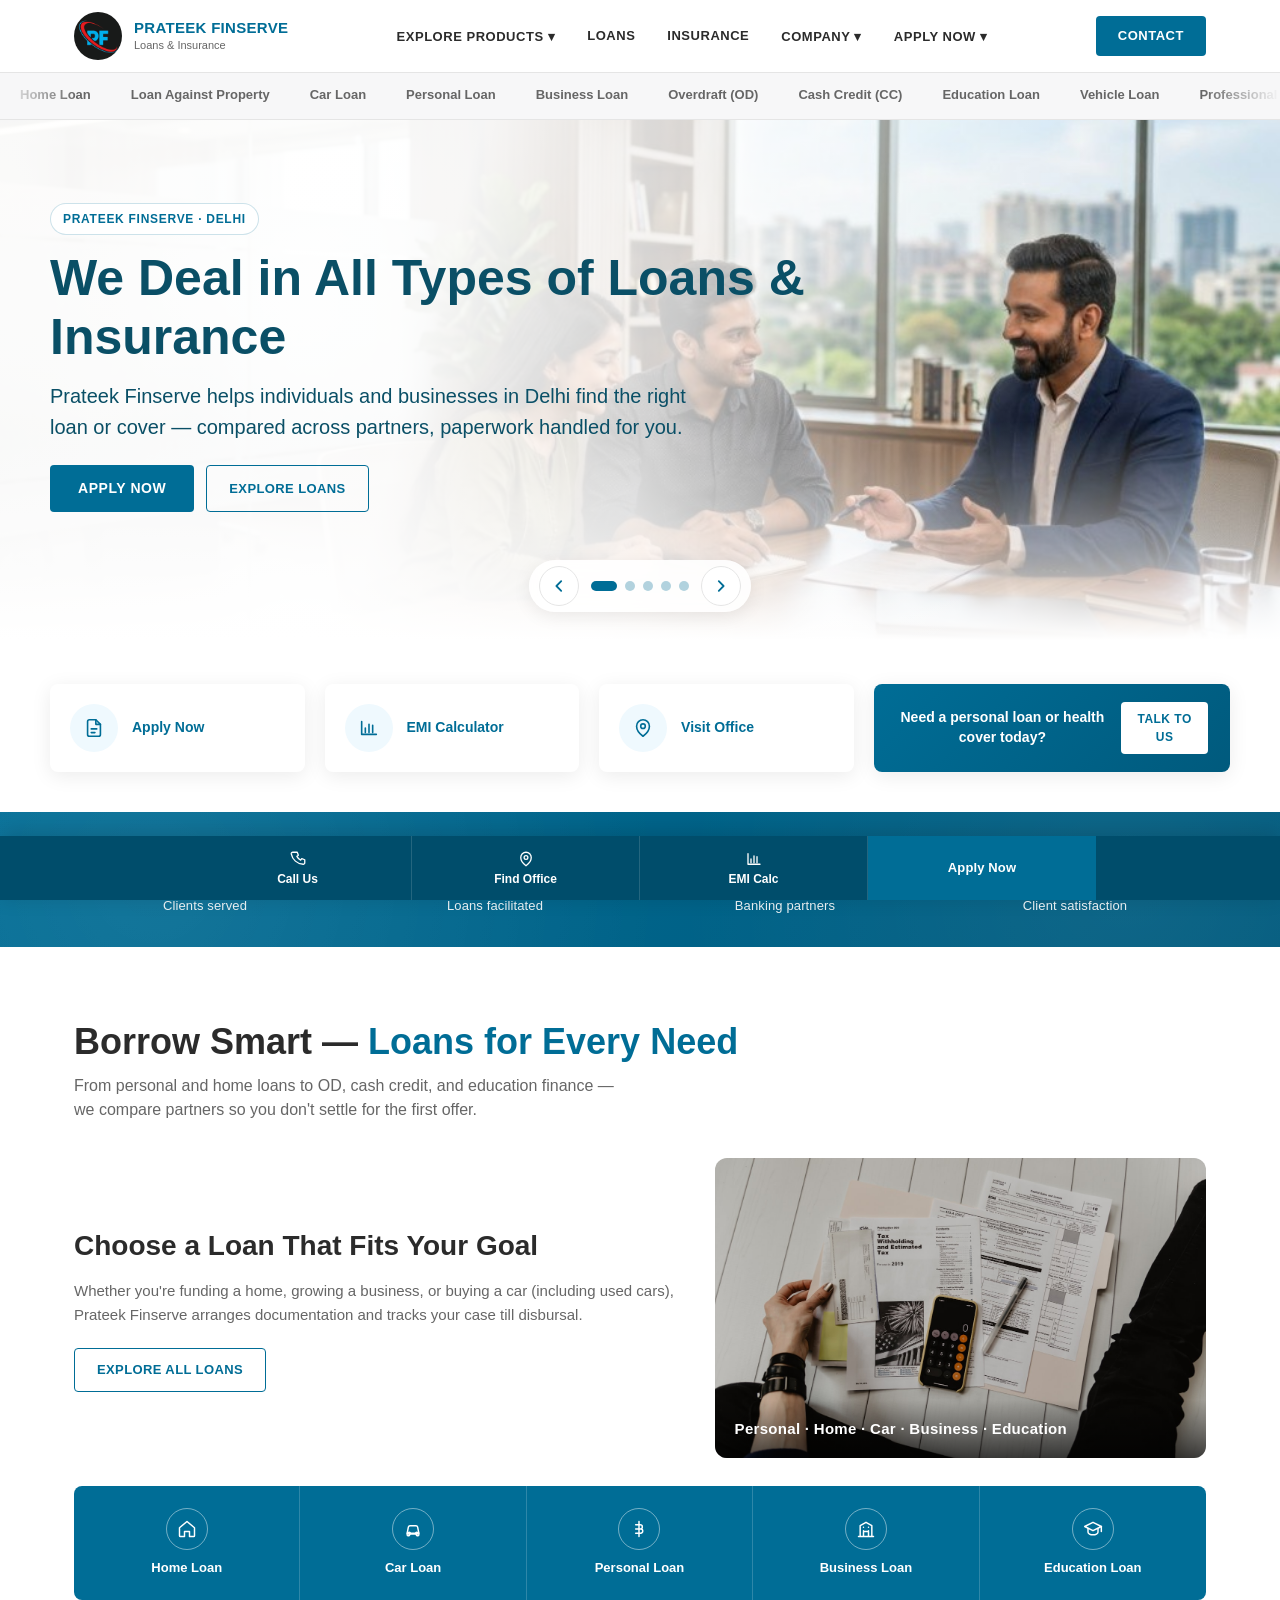
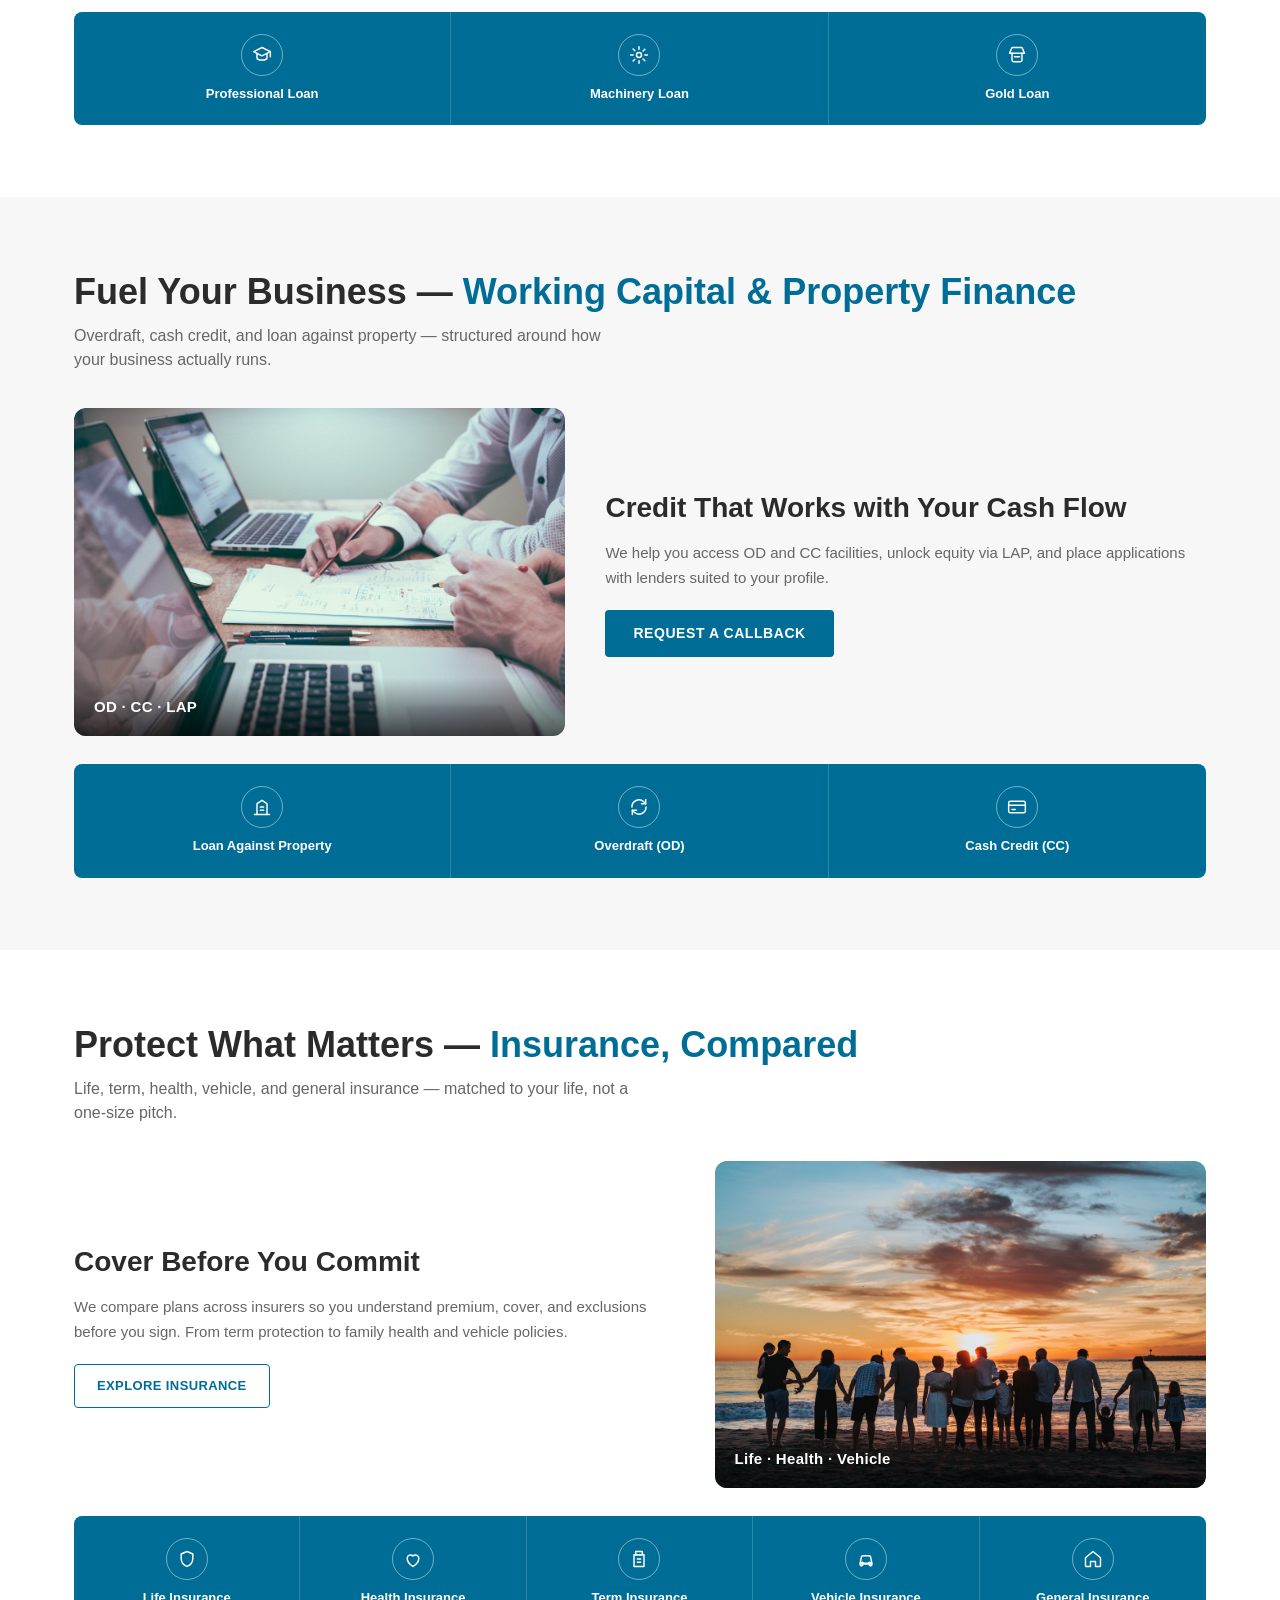
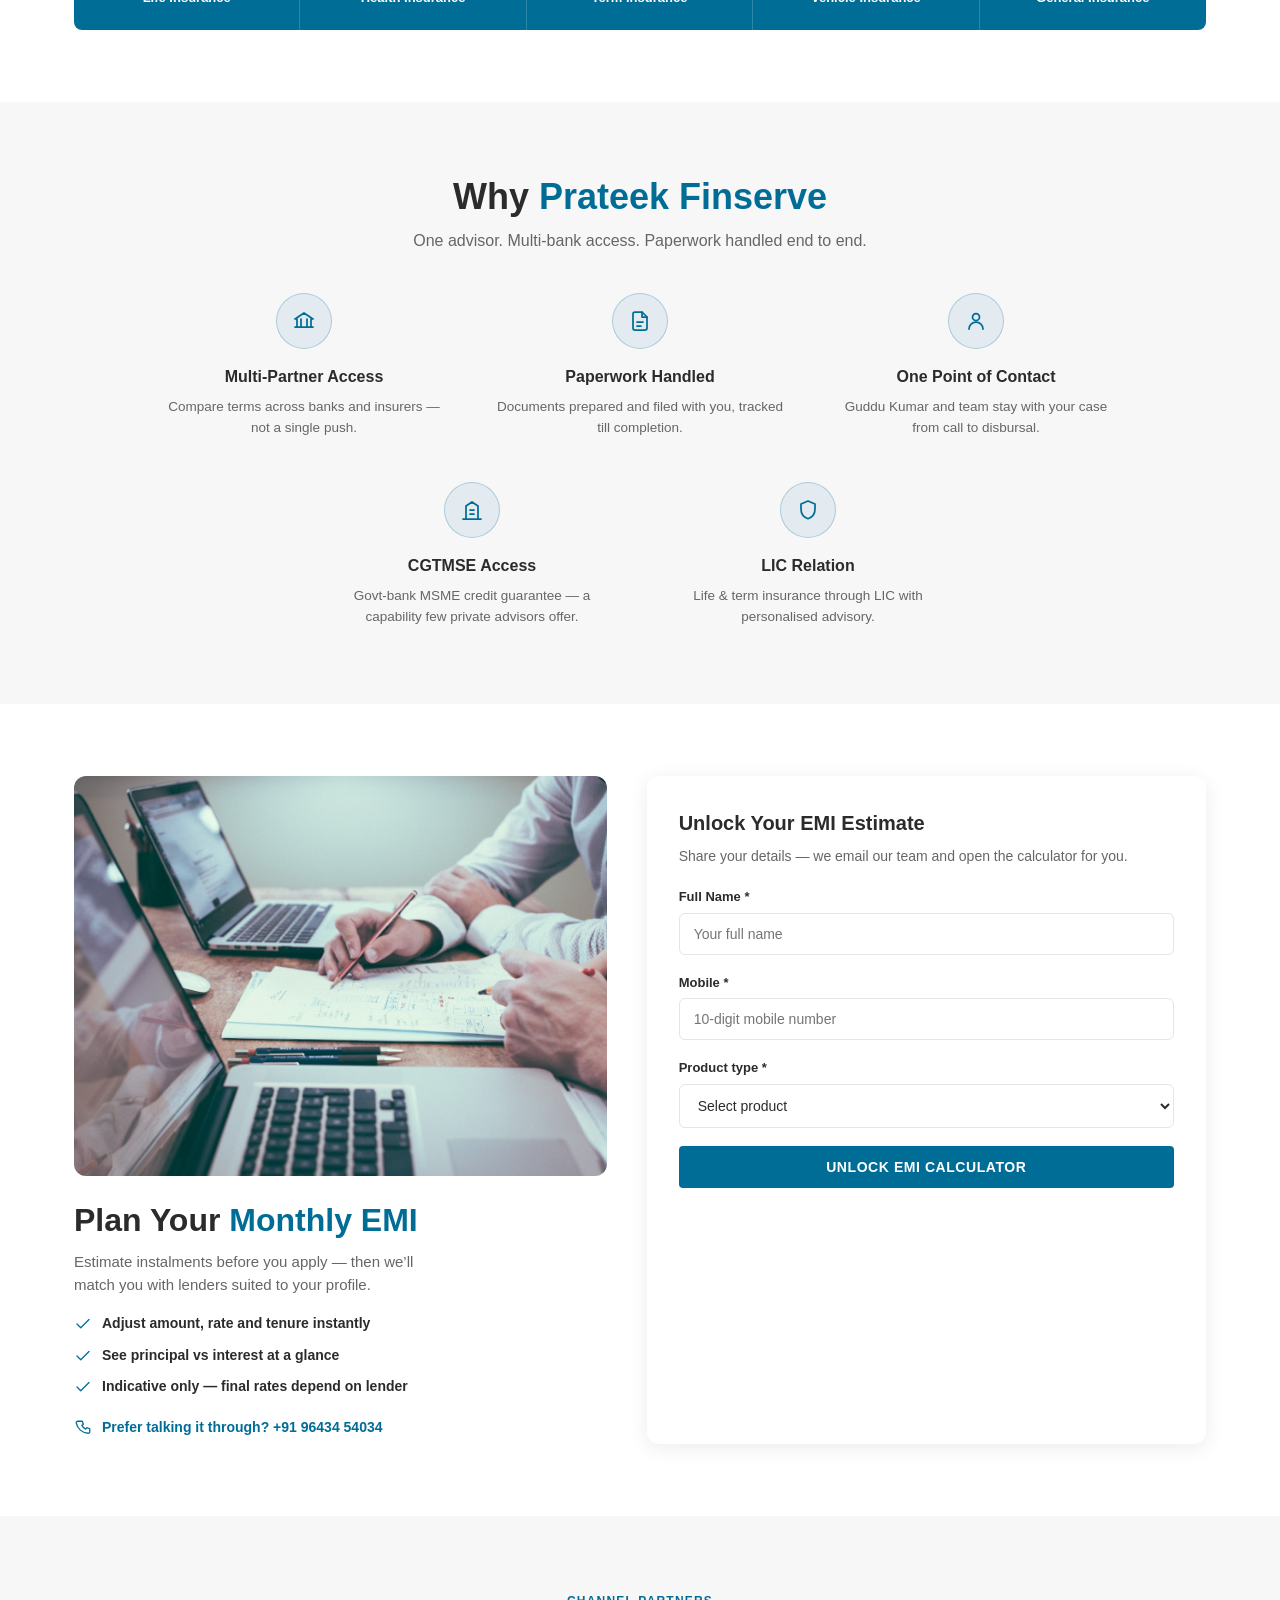
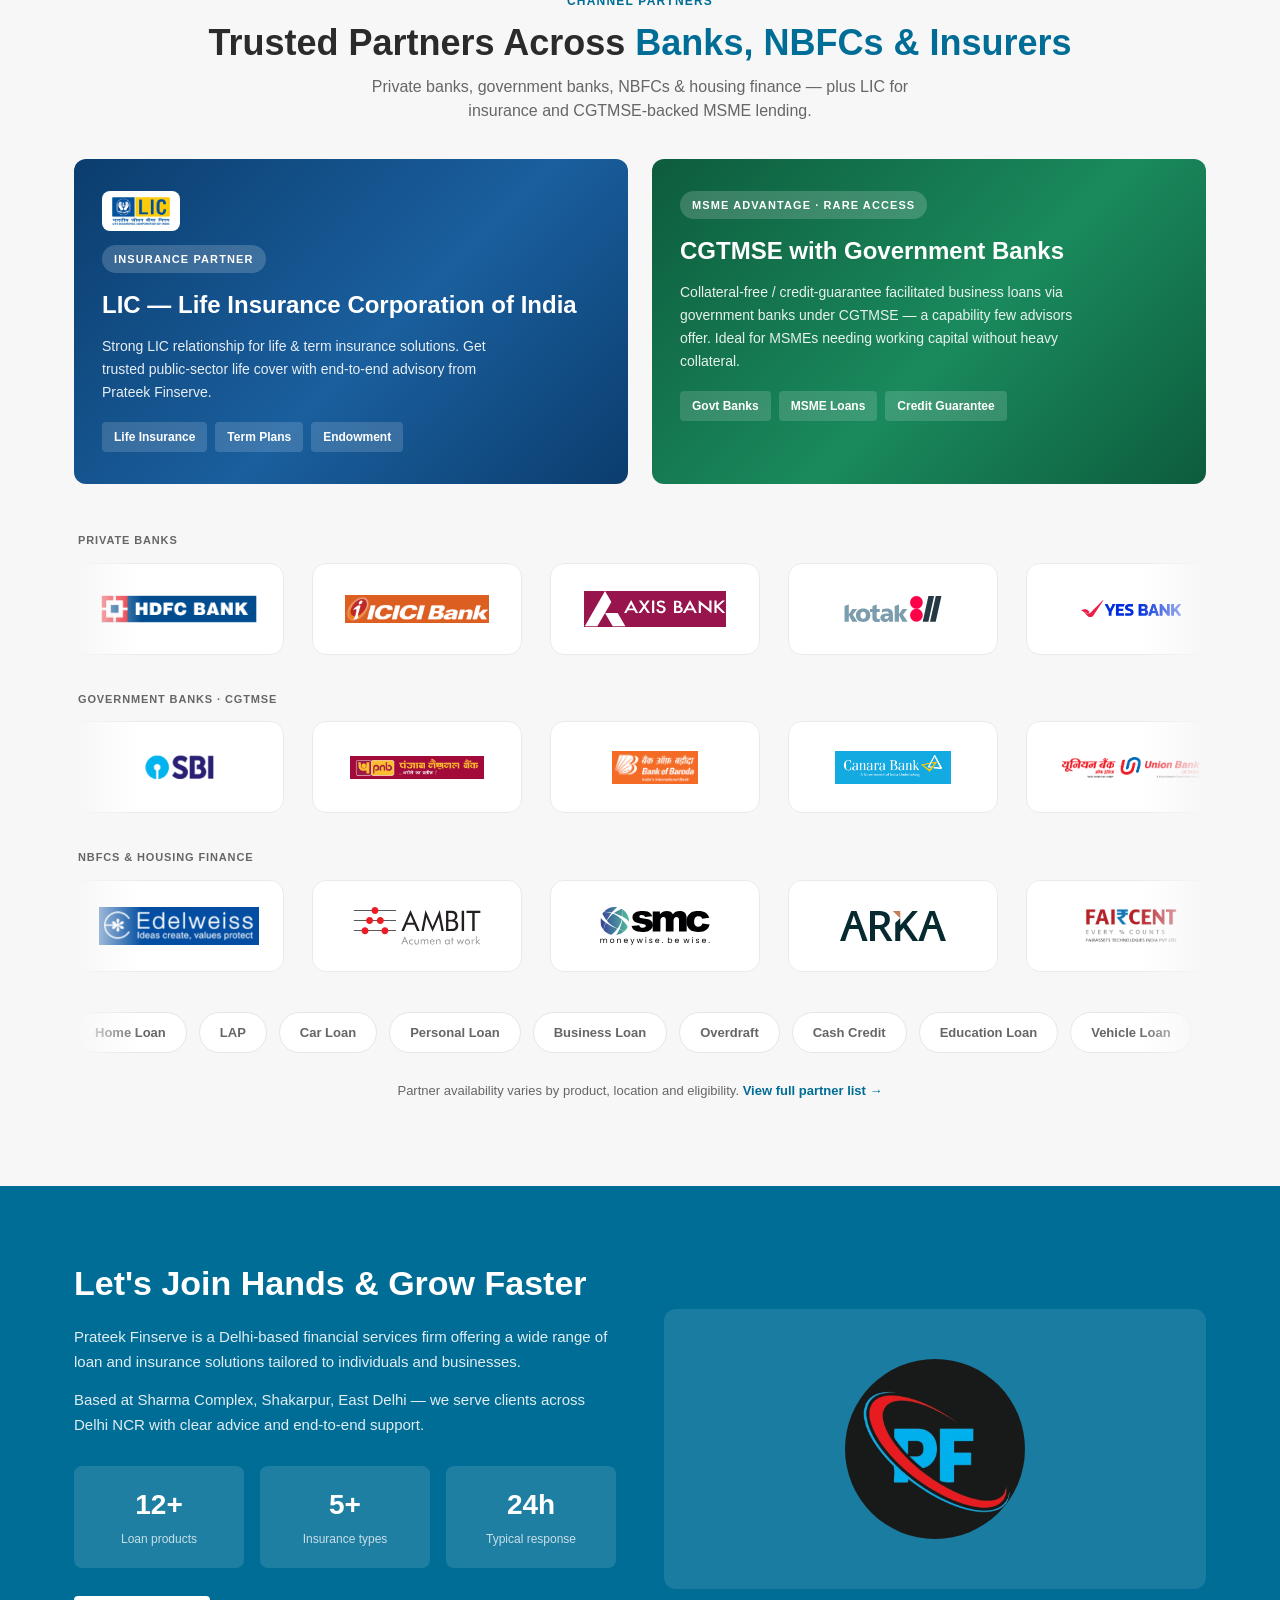
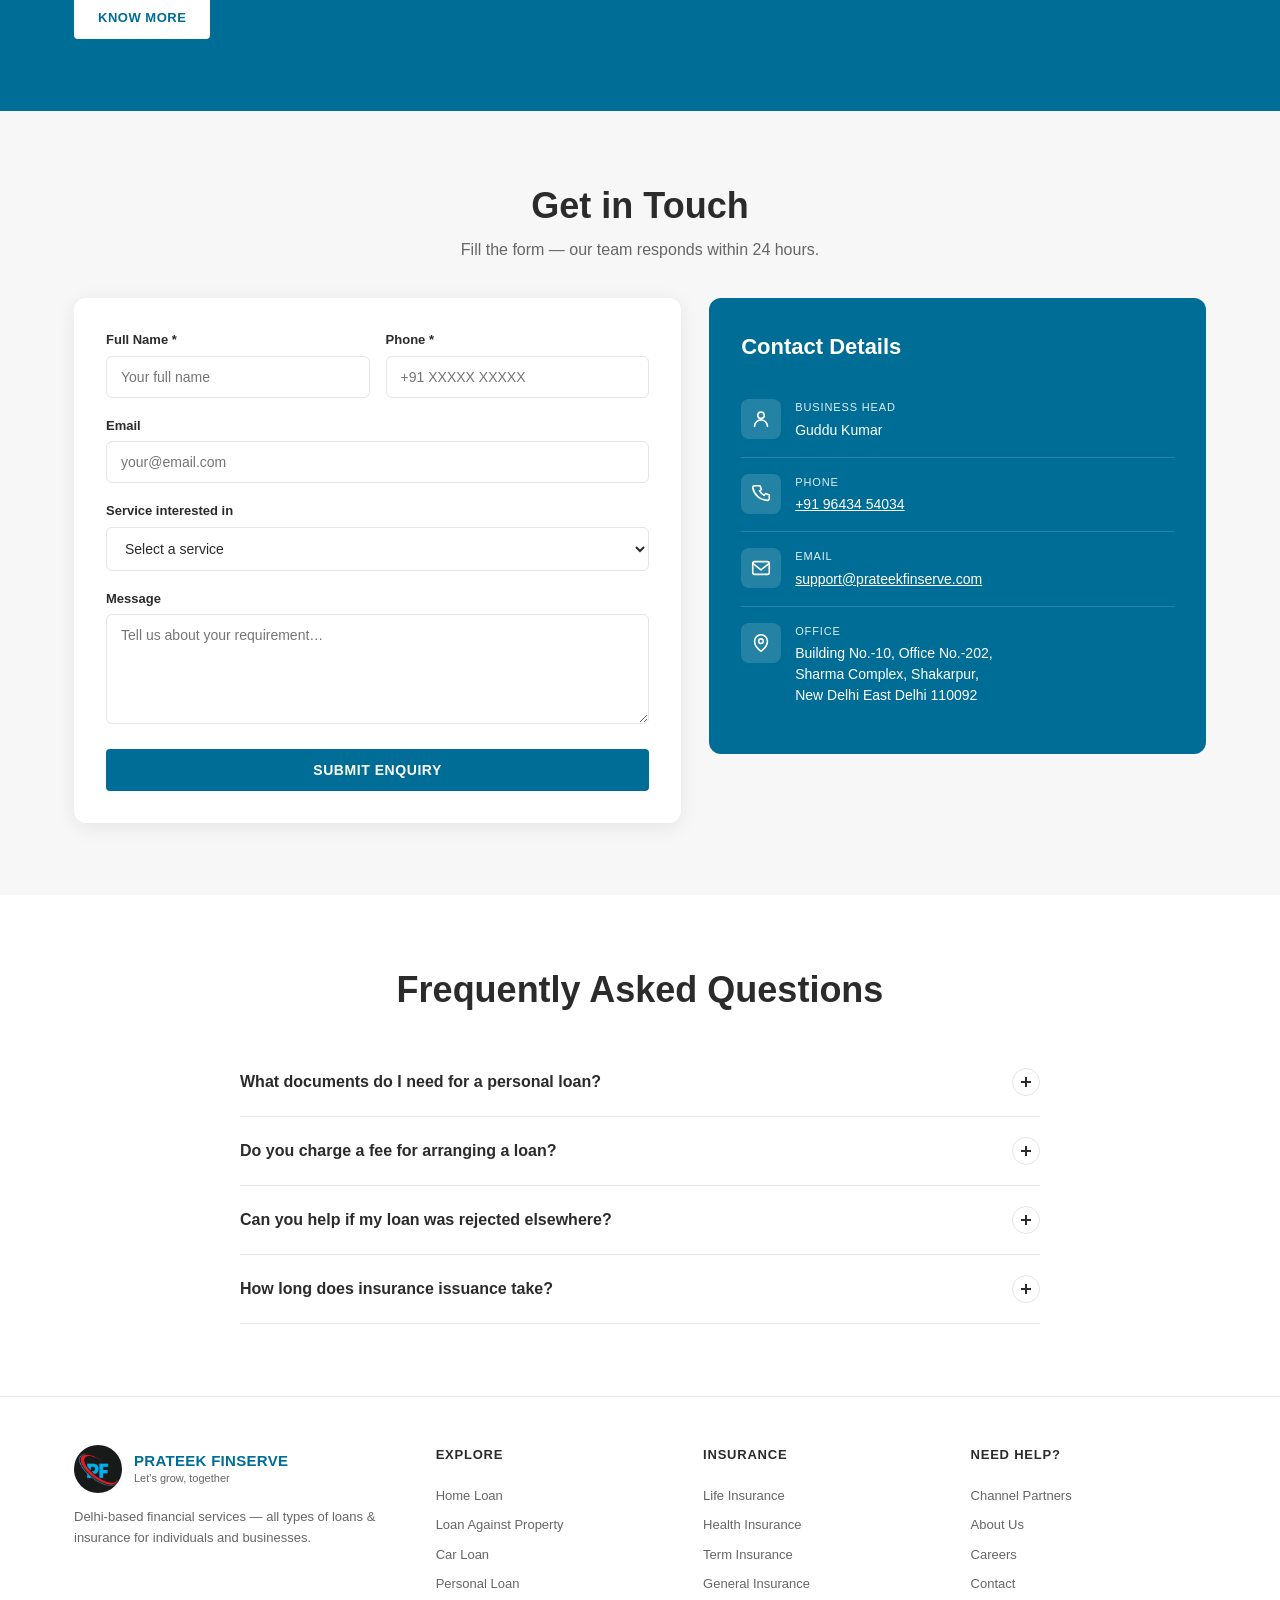
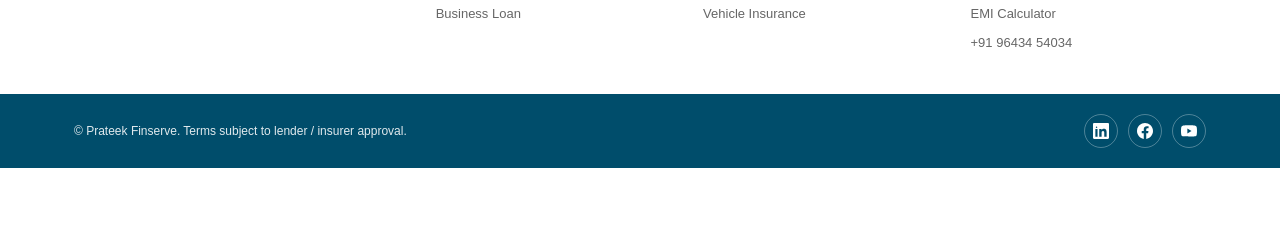
<file: index.html>
<!DOCTYPE html>
<html lang="en">
<head>
  <meta charset="UTF-8">
  <meta name="viewport" content="width=device-width, initial-scale=1.0">
  <title>Prateek Finserve — Loans & Insurance | Delhi</title>
  <meta name="description" content="Prateek Finserve deals in all types of loans & insurance. Personal, business, home loans and life, health, term insurance in Delhi.">
  <meta name="robots" content="index, follow">
  <meta name="author" content="Prateek Finserve">
  <meta name="theme-color" content="#00b1ef">
  <link rel="canonical" href="https://www.prateekfinserve.com/">
  <link rel="icon" href="assets/favicon.ico" sizes="any">
  <link rel="icon" href="assets/favicon.svg" type="image/svg+xml">
  <link rel="icon" href="assets/favicon-32x32.png" type="image/png" sizes="32x32">
  <link rel="icon" href="assets/favicon-16x16.png" type="image/png" sizes="16x16">
  <link rel="apple-touch-icon" href="assets/apple-touch-icon.png">
  <link rel="manifest" href="site.webmanifest">
  <meta property="og:type" content="website">
  <meta property="og:site_name" content="Prateek Finserve">
  <meta property="og:title" content="Prateek Finserve — Loans & Insurance | Delhi">
  <meta property="og:description" content="Prateek Finserve deals in all types of loans & insurance. Personal, business, home loans and life, health, term insurance in Delhi.">
  <meta property="og:url" content="https://www.prateekfinserve.com/">
  <meta property="og:image" content="https://www.prateekfinserve.com/assets/images/og-image.jpg">
  <meta property="og:locale" content="en_IN">
  <meta name="twitter:card" content="summary_large_image">
  <meta name="twitter:title" content="Prateek Finserve — Loans & Insurance | Delhi">
  <meta name="twitter:description" content="Prateek Finserve deals in all types of loans & insurance. Personal, business, home loans and life, health, term insurance in Delhi.">
  <meta name="twitter:image" content="https://www.prateekfinserve.com/assets/images/og-image.jpg">
  <link rel="stylesheet" href="css/style.css">
  <link rel="stylesheet" href="css/icons.css">
</head>
<body>

<!-- Main header -->
<header class="header">
  <div class="container header-inner">
    <a href="/" class="logo">
      <img src="assets/logo.png" alt="Prateek Finserve">
      <div class="logo-text">
        <b>PRATEEK FINSERVE</b>
        <span>Loans &amp; Insurance</span>
      </div>
    </a>
        <ul class="nav-main">
      <li>
        <button type="button">Explore Products &#9662;</button>
        <div class="dropdown">
          <a href="/loans">All Loans</a>
          <a href="/insurance">All Insurance</a>
          <a href="/loans#home">Home Loan</a>
          <a href="/loans#personal">Personal Loan</a>
          <a href="/insurance#health">Health Insurance</a>
          <a href="/#calculator">EMI Calculator</a>
        </div>
      </li>
      <li><a href="/loans">Loans</a></li>
      <li><a href="/insurance">Insurance</a></li>
      <li>
        <button type="button">Company &#9662;</button>
        <div class="dropdown">
          <a href="/about">About Us</a>
          <a href="/partners">Partners</a>
          <a href="careers.html">Careers</a>
        </div>
      </li>
      <li>
        <button type="button">Apply Now &#9662;</button>
        <div class="dropdown">
          <a href="contact.html#loan-enquiry">Customer Loan Enquiry</a>
          <a href="contact.html#partner-enquiry">Channel Partner / DSA</a>
        </div>
      </li>
    </ul>
    <div class="header-actions">
      <a href="/contact" class="btn-login">Contact</a>
      <button class="menu-toggle" id="menuToggle" aria-label="Menu">&#9776;</button>
    </div>
  </div>
</header>

<!-- Sub navigation -->
<nav class="sub-nav" aria-label="Product quick links">
  <div class="sub-nav-marquee marquee marquee--continuous">
    <div class="marquee__track">
      <a href="/loans#home">Home Loan</a>
      <a href="/loans#lap">Loan Against Property</a>
      <a href="/loans#car">Car Loan</a>
      <a href="/loans#personal">Personal Loan</a>
      <a href="/loans#business">Business Loan</a>
      <a href="/loans#od">Overdraft (OD)</a>
      <a href="/loans#cc">Cash Credit (CC)</a>
      <a href="/loans#education">Education Loan</a>
      <a href="/loans#vehicle">Vehicle Loan</a>
      <a href="/loans#professional">Professional Loan</a>
      <a href="/loans#machinery">Machinery Loan</a>
      <a href="/loans#gold">Gold Loan</a>
      <a href="/insurance#life">Life Insurance</a>
      <a href="/insurance#health">Health Insurance</a>
      <a href="/insurance#term">Term Insurance</a>
      <a href="/loans#home">Home Loan</a>
      <a href="/loans#lap">Loan Against Property</a>
      <a href="/loans#car">Car Loan</a>
      <a href="/loans#personal">Personal Loan</a>
      <a href="/loans#business">Business Loan</a>
      <a href="/loans#od">Overdraft (OD)</a>
      <a href="/loans#cc">Cash Credit (CC)</a>
      <a href="/loans#education">Education Loan</a>
      <a href="/loans#vehicle">Vehicle Loan</a>
      <a href="/loans#professional">Professional Loan</a>
      <a href="/loans#machinery">Machinery Loan</a>
      <a href="/loans#gold">Gold Loan</a>
      <a href="/insurance#life">Life Insurance</a>
      <a href="/insurance#health">Health Insurance</a>
      <a href="/insurance#term">Term Insurance</a>
    </div>
  </div>
</nav>

<!-- Mobile nav -->
<div class="mobile-nav" id="mobileNav">
  <div class="mobile-nav-panel">
    <button class="mobile-nav-close" id="mobileNavClose" aria-label="Close">&times;</button>
    <ul class="mobile-nav-links">
      <li><a href="/">Home</a></li>
      <li class="mobile-nav-group">
        <button type="button" class="mobile-nav-toggle" aria-expanded="false">Explore Products &#9662;</button>
        <ul class="mobile-nav-sub">
          <li><a href="/loans">All Loans</a></li>
          <li><a href="/insurance">All Insurance</a></li>
          <li><a href="/loans#home">Home Loan</a></li>
          <li><a href="/loans#personal">Personal Loan</a></li>
          <li><a href="/insurance#health">Health Insurance</a></li>
          <li><a href="/#calculator">EMI Calculator</a></li>
        </ul>
      </li>
      <li><a href="/loans">Loans</a></li>
      <li><a href="/insurance">Insurance</a></li>
      <li class="mobile-nav-group">
        <button type="button" class="mobile-nav-toggle" aria-expanded="false">Company &#9662;</button>
        <ul class="mobile-nav-sub">
          <li><a href="/about">About Us</a></li>
          <li><a href="/partners">Partners</a></li>
          <li><a href="careers.html">Careers</a></li>
        </ul>
      </li>
      <li class="mobile-nav-group">
        <button type="button" class="mobile-nav-toggle" aria-expanded="false">Apply Now &#9662;</button>
        <ul class="mobile-nav-sub">
          <li><a href="contact.html#loan-enquiry">Customer Loan Enquiry</a></li>
          <li><a href="contact.html#partner-enquiry">Channel Partner / DSA</a></li>
        </ul>
      </li>
    </ul>
  </div>
</div>

<!-- Hero banner slider -->
<section class="hero" id="heroBanner" data-theme="default" aria-roledescription="carousel" aria-label="Highlights">
  <div class="hero-slider" id="heroSlider">
    <div class="hero-slides">
      <!-- 1: Current / general -->
      <div class="hero-slide is-active" data-theme="default" role="group" aria-roledescription="slide" aria-label="1 of 5">
        <div class="hero-slide-media" aria-hidden="true">
          <img src="assets/images/hero-general.jpg" alt="" width="1600" height="900" fetchpriority="high">
        </div>
        <div class="container hero-slide-content">
          <div class="hero-slide-copy">
            <p class="hero-eyebrow">Prateek Finserve · Delhi</p>
            <h1>We Deal in All Types of Loans &amp; Insurance</h1>
            <p class="hero-sub">Prateek Finserve helps individuals and businesses in Delhi find the right loan or cover — compared across partners, paperwork handled for you.</p>

            <div class="hero-actions">
              <a href="/contact" class="btn-maroon">Apply Now</a>
              <a href="/loans" class="btn-outline-maroon">Explore Loans</a>
            </div>
          </div>
        </div>
      </div>

      <!-- 2: MSME -->
      <div class="hero-slide" data-theme="msme" role="group" aria-roledescription="slide" aria-label="2 of 5" aria-hidden="true">
        <div class="hero-slide-media" aria-hidden="true">
          <img src="assets/images/hero-msme.jpg" alt="" width="1600" height="900" loading="lazy">
        </div>
        <div class="container hero-slide-content">
          <div class="hero-slide-copy">
            <p class="hero-eyebrow">Business finance</p>
            <h1>MSME Loans Built for Growing Businesses</h1>
            <p class="hero-sub">Working capital, term loans, OD &amp; CC for micro, small and medium enterprises — matched to lenders who understand your cash flow and sector.</p>
            <div class="hero-actions">
              <a href="/loans#business" class="btn-maroon">Explore MSME Loans</a>
              <a href="/contact?looking=business" class="btn-outline-maroon">Request Callback</a>
            </div>
          </div>
        </div>
      </div>

      <!-- 3: CGTMSE -->
      <div class="hero-slide" data-theme="cgtmse" role="group" aria-roledescription="slide" aria-label="3 of 5" aria-hidden="true">
        <div class="hero-slide-media" aria-hidden="true">
          <img src="assets/images/hero-cgtmse.jpg" alt="" width="1600" height="900" loading="lazy">
        </div>
        <div class="container hero-slide-content">
          <div class="hero-slide-copy">
            <p class="hero-eyebrow">MSME advantage · Rare access</p>
            <h1>CGTMSE with Government Banks</h1>
            <p class="hero-sub">Collateral-light / credit-guarantee facilitated business loans via PSU banks under CGTMSE — ideal when your MSME needs capital without heavy collateral.</p>
            <div class="hero-actions">
              <a href="/#partners" class="btn-maroon">See Govt Bank Partners</a>
              <a href="/contact?looking=business&amp;segment=business" class="btn-outline-maroon">Check Eligibility</a>
            </div>
          </div>
        </div>
      </div>

      <!-- 4: LIC -->
      <div class="hero-slide" data-theme="lic" role="group" aria-roledescription="slide" aria-label="4 of 5" aria-hidden="true">
        <div class="hero-slide-media" aria-hidden="true">
          <img src="assets/images/hero-lic.jpg" alt="" width="1600" height="900" loading="lazy">
        </div>
        <div class="container hero-slide-content">
          <div class="hero-slide-copy">
            <p class="hero-eyebrow">Insurance partner</p>
            <h1>LIC Life &amp; Term Cover You Can Trust</h1>
            <p class="hero-sub">Strong LIC relationship for life insurance, term plans and endowment — public-sector assurance with clear advisory from Prateek Finserve.</p>
            <div class="hero-actions">
              <a href="/insurance#life" class="btn-maroon">Explore LIC Plans</a>
              <a href="/contact?looking=life" class="btn-outline-maroon">Talk to an Advisor</a>
            </div>
          </div>
        </div>
      </div>

      <!-- 5: Channel partner / DSA · Join our team -->
      <div class="hero-slide" data-theme="partners" role="group" aria-roledescription="slide" aria-label="5 of 5" aria-hidden="true">
        <div class="hero-slide-media" aria-hidden="true">
          <img src="assets/images/hero-msme.jpg" alt="" width="1600" height="900" loading="lazy">
        </div>
        <div class="container hero-slide-content">
          <div class="hero-slide-copy">
            <p class="hero-eyebrow">Channel Partner · DSA · Careers</p>
            <h1>Partner With Us — Or Join Our Team</h1>
            <p class="hero-sub">Independent DSAs and channel partners get multi-bank access, file support and performance payouts. We're also hiring in Shakarpur for operations and sales roles.</p>
            <div class="hero-actions">
              <a href="/contact#partner-enquiry" class="btn-maroon">Become a DSA / Partner</a>
              <a href="careers.html" class="btn-outline-maroon">Join Our Team</a>
            </div>
          </div>
        </div>
      </div>
    </div>

    <div class="hero-slider-controls">
      <button type="button" class="hero-arrow" id="heroPrev" aria-label="Previous slide">
        <svg width="14" height="14" viewBox="0 0 14 14" aria-hidden="true" focusable="false"><path d="M9.2 2.2 4.4 7l4.8 4.8" fill="none" stroke="currentColor" stroke-width="1.8" stroke-linecap="round" stroke-linejoin="round"/></svg>
      </button>
      <div class="hero-dots" id="heroDots" role="tablist" aria-label="Banner slides"></div>
      <button type="button" class="hero-arrow" id="heroNext" aria-label="Next slide">
        <svg width="14" height="14" viewBox="0 0 14 14" aria-hidden="true" focusable="false"><path d="M4.8 2.2 9.6 7l-4.8 4.8" fill="none" stroke="currentColor" stroke-width="1.8" stroke-linecap="round" stroke-linejoin="round"/></svg>
      </button>
    </div>
  </div>

  <div class="container hero-inner">
    <!-- Quick links row -->
    <div class="quick-row">
      <a href="/contact" class="quick-item">
        <div class="quick-icon"><svg class="ico" viewBox="0 0 24 24" fill="none" stroke="currentColor" stroke-width="1.75" stroke-linecap="round" stroke-linejoin="round" aria-hidden="true"><path d="M14 3H7a2 2 0 0 0-2 2v14a2 2 0 0 0 2 2h10a2 2 0 0 0 2-2V8l-5-5Z"/><path d="M14 3v5h5M9 13h6M9 17h4"/></svg></div>
        <span>Apply Now</span>
      </a>
      <a href="/#calculator" class="quick-item">
        <div class="quick-icon"><svg class="ico" viewBox="0 0 24 24" fill="none" stroke="currentColor" stroke-width="1.75" stroke-linecap="round" stroke-linejoin="round" aria-hidden="true"><path d="M4 19V5M4 19h16"/><path d="M8 17v-5M12 17V8M16 17v-8"/></svg></div>
        <span>EMI Calculator</span>
      </a>
      <a href="/contact" class="quick-item">
        <div class="quick-icon"><svg class="ico" viewBox="0 0 24 24" fill="none" stroke="currentColor" stroke-width="1.75" stroke-linecap="round" stroke-linejoin="round" aria-hidden="true"><path d="M12 21s-7-5.2-7-11a7 7 0 1 1 14 0c0 5.8-7 11-7 11Z"/><circle cx="12" cy="10" r="2.5"/></svg></div>
        <span>Visit Office</span>
      </a>
      <div class="quick-promo">
        <p>Need a personal loan or health cover today?</p>
        <a href="/contact" class="btn-white">Talk to Us</a>
      </div>
    </div>
  </div>
</section>

<!-- Trust stats band -->
<section class="trust-stats-band" aria-label="Our track record">
  <div class="container">
    <div class="trust-stats-grid">
      <div class="trust-stat" style="--i:0">
        <div class="trust-stat__value">
          <b class="trust-stat__num" data-count="2500" data-suffix="+">0</b>
        </div>
        <span class="trust-stat__label">Clients served</span>
      </div>
      <div class="trust-stat" style="--i:1">
        <div class="trust-stat__value">
          <span class="trust-stat__prefix">&#8377;</span>
          <b class="trust-stat__num" data-count="100" data-suffix="+">0</b>
          <span class="trust-stat__suffix">Cr</span>
        </div>
        <span class="trust-stat__label">Loans facilitated</span>
      </div>
      <div class="trust-stat" style="--i:2">
        <div class="trust-stat__value">
          <b class="trust-stat__num" data-count="35" data-suffix="+">0</b>
        </div>
        <span class="trust-stat__label">Banking partners</span>
      </div>
      <div class="trust-stat" style="--i:3">
        <div class="trust-stat__value">
          <b class="trust-stat__num" data-count="98" data-suffix="%">0</b>
        </div>
        <span class="trust-stat__label">Client satisfaction</span>
      </div>
    </div>
  </div>
</section>

<!-- Loans modular section -->
<section class="section" id="loans">
  <div class="container">
    <div class="section-head">
      <h2>Borrow Smart — <em>Loans for Every Need</em></h2>
      <p>From personal and home loans to OD, cash credit, and education finance — we compare partners so you don't settle for the first offer.</p>
    </div>
    <div class="product-block">
      <div class="product-copy">
        <h3>Choose a Loan That Fits Your Goal</h3>
        <p>Whether you're funding a home, growing a business, or buying a car (including used cars), Prateek Finserve arranges documentation and tracks your case till disbursal.</p>
        <a href="/loans" class="btn-outline-maroon">Explore All Loans</a>
      </div>
      <div class="product-visual">
        <img src="assets/images/loan-goals.jpg" alt="Financial planning for personal, home, car, business and education loans" width="600" height="400" loading="lazy">
        <div class="product-visual-caption">Personal · Home · Car · Business · Education</div>
      </div>
    </div>
    <div class="cta-bar five">
      <a href="/loans#home">
        <span class="cta-icon" aria-hidden="true">
          <svg viewBox="0 0 24 24" fill="none" stroke="currentColor" stroke-width="1.75" stroke-linecap="round" stroke-linejoin="round"><path d="M3 10.5 12 3l9 7.5V20a1 1 0 0 1-1 1h-5v-6H9v6H4a1 1 0 0 1-1-1v-9.5Z"/></svg>
        </span>
        Home Loan
      </a>
      <a href="/loans#car">
        <span class="cta-icon" aria-hidden="true">
          <svg viewBox="0 0 24 24" fill="none" stroke="currentColor" stroke-width="1.75" stroke-linecap="round" stroke-linejoin="round"><path d="M5 17h14v2a1 1 0 0 1-1 1h-1a1 1 0 0 1-1-1v-1H8v1a1 1 0 0 1-1 1H6a1 1 0 0 1-1-1v-2Z"/><path d="M5 17 6.5 9.5A2 2 0 0 1 8.4 8h7.2a2 2 0 0 1 1.9 1.5L19 17"/><circle cx="7.5" cy="17" r="1.25"/><circle cx="16.5" cy="17" r="1.25"/></svg>
        </span>
        Car Loan
      </a>
      <a href="/loans#personal">
        <span class="cta-icon" aria-hidden="true">
          <svg viewBox="0 0 24 24" fill="none" stroke="currentColor" stroke-width="1.75" stroke-linecap="round" stroke-linejoin="round"><path d="M12 3v18M8 7h5.5a2.5 2.5 0 0 1 0 5H8m0 0h6a2.5 2.5 0 0 1 0 5H8"/></svg>
        </span>
        Personal Loan
      </a>
      <a href="/loans#business">
        <span class="cta-icon" aria-hidden="true">
          <svg viewBox="0 0 24 24" fill="none" stroke="currentColor" stroke-width="1.75" stroke-linecap="round" stroke-linejoin="round"><path d="M3 21h18M5 21V8l7-4 7 4v13M9 21v-6h6v6M9 10h.01M15 10h.01M9 14h.01M15 14h.01"/></svg>
        </span>
        Business Loan
      </a>
      <a href="/loans#education">
        <span class="cta-icon" aria-hidden="true">
          <svg viewBox="0 0 24 24" fill="none" stroke="currentColor" stroke-width="1.75" stroke-linecap="round" stroke-linejoin="round"><path d="m12 4 10 5-10 5L2 9l10-5Z"/><path d="M6 11.5V16c0 1.5 2.7 3 6 3s6-1.5 6-3v-4.5"/><path d="M22 9v6"/></svg>
        </span>
        Education Loan
      </a>
    </div>
    <div class="cta-bar three" style="margin-top:12px;">
      <a href="/loans#professional">
        <span class="cta-icon" aria-hidden="true">
          <svg viewBox="0 0 24 24" fill="none" stroke="currentColor" stroke-width="1.75" stroke-linecap="round" stroke-linejoin="round"><path d="M12 3 2 8l10 5 10-5-10-5Z"/><path d="M6 11v4.5c0 1.2 2.7 2.5 6 2.5s6-1.3 6-2.5V11"/><path d="M22 8v6"/></svg>
        </span>
        Professional Loan
      </a>
      <a href="/loans#machinery">
        <span class="cta-icon" aria-hidden="true">
          <svg viewBox="0 0 24 24" fill="none" stroke="currentColor" stroke-width="1.75" stroke-linecap="round" stroke-linejoin="round"><circle cx="12" cy="12" r="3"/><path d="M12 2v3M12 19v3M2 12h3M19 12h3M4.9 4.9l2.1 2.1M16.9 16.9l2.1 2.1M4.9 19.1l2.1-2.1M16.9 7.1l2.1-2.1"/></svg>
        </span>
        Machinery Loan
      </a>
      <a href="/loans#gold">
        <span class="cta-icon" aria-hidden="true">
          <svg viewBox="0 0 24 24" fill="none" stroke="currentColor" stroke-width="1.75" stroke-linecap="round" stroke-linejoin="round"><path d="M6 3h12l3 7H3l3-7Z"/><path d="M6 10v8a2 2 0 0 0 2 2h8a2 2 0 0 0 2-2v-8"/><path d="M9 14h6"/></svg>
        </span>
        Gold Loan
      </a>
    </div>
  </div>
</section>

<!-- Business / working capital -->
<section class="section section-alt" id="business-finance">
  <div class="container">
    <div class="section-head">
      <h2>Fuel Your Business — <em>Working Capital &amp; Property Finance</em></h2>
      <p>Overdraft, cash credit, and loan against property — structured around how your business actually runs.</p>
    </div>
    <div class="product-block reverse">
      <div class="product-copy">
        <h3>Credit That Works with Your Cash Flow</h3>
        <p>We help you access OD and CC facilities, unlock equity via LAP, and place applications with lenders suited to your profile.</p>
        <a href="/contact" class="btn-maroon">Request a Callback</a>
      </div>
      <div class="product-visual">
        <img src="assets/images/business-credit.jpg" alt="Business planning for OD, CC and loan against property" width="600" height="400" loading="lazy">
        <div class="product-visual-caption">OD · CC · LAP</div>
      </div>
    </div>
    <div class="cta-bar three">
      <a href="/loans#lap">
        <span class="cta-icon" aria-hidden="true">
          <svg viewBox="0 0 24 24" fill="none" stroke="currentColor" stroke-width="1.75" stroke-linecap="round" stroke-linejoin="round"><path d="M3 21h18M6 21V8l6-4 6 4v13M10 12h4M10 16h4"/></svg>
        </span>
        Loan Against Property
      </a>
      <a href="/loans#od">
        <span class="cta-icon" aria-hidden="true">
          <svg viewBox="0 0 24 24" fill="none" stroke="currentColor" stroke-width="1.75" stroke-linecap="round" stroke-linejoin="round"><path d="M3.5 12a8.5 8.5 0 0 1 14.2-6.3L20 8"/><path d="M20 3v5h-5"/><path d="M20.5 12a8.5 8.5 0 0 1-14.2 6.3L4 16"/><path d="M4 21v-5h5"/></svg>
        </span>
        Overdraft (OD)
      </a>
      <a href="/loans#cc">
        <span class="cta-icon" aria-hidden="true">
          <svg viewBox="0 0 24 24" fill="none" stroke="currentColor" stroke-width="1.75" stroke-linecap="round" stroke-linejoin="round"><rect x="2" y="5" width="20" height="14" rx="2"/><path d="M2 10h20M6 15h4"/></svg>
        </span>
        Cash Credit (CC)
      </a>
    </div>
  </div>
</section>

<!-- Insurance modular section -->
<section class="section" id="insurance">
  <div class="container">
    <div class="section-head">
      <h2>Protect What Matters — <em>Insurance, Compared</em></h2>
      <p>Life, term, health, vehicle, and general insurance — matched to your life, not a one-size pitch.</p>
    </div>
    <div class="product-block">
      <div class="product-copy">
        <h3>Cover Before You Commit</h3>
        <p>We compare plans across insurers so you understand premium, cover, and exclusions before you sign. From term protection to family health and vehicle policies.</p>
        <a href="/insurance" class="btn-outline-maroon">Explore Insurance</a>
      </div>
      <div class="product-visual">
        <img src="assets/images/insurance-cover.jpg" alt="Family protected with life and health insurance" width="600" height="400" loading="lazy">
        <div class="product-visual-caption">Life · Health · Vehicle</div>
      </div>
    </div>
    <div class="cta-bar five">
      <a href="/insurance#life">
        <span class="cta-icon" aria-hidden="true">
          <svg viewBox="0 0 24 24" fill="none" stroke="currentColor" stroke-width="1.75" stroke-linecap="round" stroke-linejoin="round"><path d="M12 3 5 6v5c0 5 3.2 8.4 7 9.8 3.8-1.4 7-4.8 7-9.8V6l-7-3Z"/></svg>
        </span>
        Life Insurance
      </a>
      <a href="/insurance#health">
        <span class="cta-icon" aria-hidden="true">
          <svg viewBox="0 0 24 24" fill="none" stroke="currentColor" stroke-width="1.75" stroke-linecap="round" stroke-linejoin="round"><path d="M12 21s-7-4.4-7-10a4 4 0 0 1 7-2.5A4 4 0 0 1 19 11c0 5.6-7 10-7 10Z"/></svg>
        </span>
        Health Insurance
      </a>
      <a href="/insurance#term">
        <span class="cta-icon" aria-hidden="true">
          <svg viewBox="0 0 24 24" fill="none" stroke="currentColor" stroke-width="1.75" stroke-linecap="round" stroke-linejoin="round"><path d="M8 3h8v4H8V3Z"/><path d="M6 7h12v14H6V7Z"/><path d="M10 12h4M10 16h4"/></svg>
        </span>
        Term Insurance
      </a>
      <a href="/insurance#vehicle">
        <span class="cta-icon" aria-hidden="true">
          <svg viewBox="0 0 24 24" fill="none" stroke="currentColor" stroke-width="1.75" stroke-linecap="round" stroke-linejoin="round"><path d="M5 17h14v2a1 1 0 0 1-1 1h-1a1 1 0 0 1-1-1v-1H8v1a1 1 0 0 1-1 1H6a1 1 0 0 1-1-1v-2Z"/><path d="M5 17 6.5 9.5A2 2 0 0 1 8.4 8h7.2a2 2 0 0 1 1.9 1.5L19 17"/><circle cx="7.5" cy="17" r="1.25"/><circle cx="16.5" cy="17" r="1.25"/></svg>
        </span>
        Vehicle Insurance
      </a>
      <a href="/insurance#general">
        <span class="cta-icon" aria-hidden="true">
          <svg viewBox="0 0 24 24" fill="none" stroke="currentColor" stroke-width="1.75" stroke-linecap="round" stroke-linejoin="round"><path d="M3 10.5 12 3l9 7.5V20a1 1 0 0 1-1 1h-5v-6H9v6H4a1 1 0 0 1-1-1v-9.5Z"/></svg>
        </span>
        General Insurance
      </a>
    </div>
  </div>
</section>

<!-- Why us -->
<section class="section section-alt" id="why-us">
  <div class="container">
    <div class="section-head center">
      <h2>Why <em>Prateek Finserve</em></h2>
      <p>One advisor. Multi-bank access. Paperwork handled end to end.</p>
    </div>
    <div class="why-grid">
      <article class="why-item">
        <div class="why-icon" aria-hidden="true">
          <svg class="ico" viewBox="0 0 24 24" fill="none" stroke="currentColor" stroke-width="1.75" stroke-linecap="round" stroke-linejoin="round"><path d="M3 10 12 4l9 6M5 10v8M9 10v8M15 10v8M19 10v8M3 18h18"/></svg>
        </div>
        <h3>Multi-Partner Access</h3>
        <p>Compare terms across banks and insurers — not a single push.</p>
      </article>
      <article class="why-item">
        <div class="why-icon" aria-hidden="true">
          <svg class="ico" viewBox="0 0 24 24" fill="none" stroke="currentColor" stroke-width="1.75" stroke-linecap="round" stroke-linejoin="round"><path d="M14 3H7a2 2 0 0 0-2 2v14a2 2 0 0 0 2 2h10a2 2 0 0 0 2-2V8l-5-5Z"/><path d="M14 3v5h5M9 13h6M9 17h4"/></svg>
        </div>
        <h3>Paperwork Handled</h3>
        <p>Documents prepared and filed with you, tracked till completion.</p>
      </article>
      <article class="why-item">
        <div class="why-icon" aria-hidden="true">
          <svg class="ico" viewBox="0 0 24 24" fill="none" stroke="currentColor" stroke-width="1.75" stroke-linecap="round" stroke-linejoin="round"><circle cx="12" cy="8" r="3.5"/><path d="M5 20a7 7 0 0 1 14 0"/></svg>
        </div>
        <h3>One Point of Contact</h3>
        <p>Guddu Kumar and team stay with your case from call to disbursal.</p>
      </article>
      <article class="why-item">
        <div class="why-icon" aria-hidden="true">
          <svg class="ico" viewBox="0 0 24 24" fill="none" stroke="currentColor" stroke-width="1.75" stroke-linecap="round" stroke-linejoin="round"><path d="M3 21h18M6 21V8l6-4 6 4v13M10 12h4M10 16h4"/></svg>
        </div>
        <h3>CGTMSE Access</h3>
        <p>Govt-bank MSME credit guarantee — a capability few private advisors offer.</p>
      </article>
      <article class="why-item">
        <div class="why-icon" aria-hidden="true">
          <svg class="ico" viewBox="0 0 24 24" fill="none" stroke="currentColor" stroke-width="1.75" stroke-linecap="round" stroke-linejoin="round"><path d="M12 3 5 6v5c0 5 3.2 8.4 7 9.8 3.8-1.4 7-4.8 7-9.8V6l-7-3Z"/></svg>
        </div>
        <h3>LIC Relation</h3>
        <p>Life &amp; term insurance through LIC with personalised advisory.</p>
      </article>
    </div>
  </div>
</section>

<!-- EMI Calculator — unlock after lead form -->
<section class="section" id="calculator">
  <div class="container">
    <div class="emi-layout">
      <aside class="emi-aside">
        <div class="emi-aside-media">
          <img src="assets/images/emi-planning.jpg" alt="Planning loan EMI and monthly budget" width="700" height="520" loading="lazy">
        </div>
        <div class="emi-aside-copy">
          <h2>Plan Your <em>Monthly EMI</em></h2>
          <p>Estimate instalments before you apply — then we’ll match you with lenders suited to your profile.</p>
          <ul class="emi-points">
            <li>
              <svg class="ico" viewBox="0 0 24 24" fill="none" stroke="currentColor" stroke-width="1.75" stroke-linecap="round" stroke-linejoin="round" aria-hidden="true"><path d="M20 6 9 17l-5-5"/></svg>
              Adjust amount, rate and tenure instantly
            </li>
            <li>
              <svg class="ico" viewBox="0 0 24 24" fill="none" stroke="currentColor" stroke-width="1.75" stroke-linecap="round" stroke-linejoin="round" aria-hidden="true"><path d="M20 6 9 17l-5-5"/></svg>
              See principal vs interest at a glance
            </li>
            <li>
              <svg class="ico" viewBox="0 0 24 24" fill="none" stroke="currentColor" stroke-width="1.75" stroke-linecap="round" stroke-linejoin="round" aria-hidden="true"><path d="M20 6 9 17l-5-5"/></svg>
              Indicative only — final rates depend on lender
            </li>
          </ul>
          <a href="tel:+919643454034" class="emi-aside-call">
            <svg class="ico" viewBox="0 0 24 24" fill="none" stroke="currentColor" stroke-width="1.75" stroke-linecap="round" stroke-linejoin="round" aria-hidden="true"><path d="M7 3h4l1.5 4-2 1.5a12 12 0 0 0 5 5L17 11.5 21 13v4a2 2 0 0 1-2.2 2A17 17 0 0 1 3 5.2 2 2 0 0 1 5 3Z"/></svg>
            Prefer talking it through? +91 96434 54034
          </a>
        </div>
      </aside>

      <div class="emi-panel">
        <div class="emi-gate" id="emiGate">
          <form class="form-card emi-lead-form" id="emiLeadForm" novalidate>
            <h3>Unlock Your EMI Estimate</h3>
            <p class="emi-gate-note">Share your details — we email our team and open the calculator for you.</p>
            <div class="form-success" id="emiLeadSuccess">Thanks! Opening your EMI calculator…</div>
            <div class="form-error" id="emiLeadError" hidden>Something went wrong. Please try again or call +91 96434 54034.</div>
            <div class="form-group">
              <label for="emiName">Full Name *</label>
              <input type="text" id="emiName" name="name" required autocomplete="name" placeholder="Your full name">
            </div>
            <div class="form-group">
              <label for="emiMobile">Mobile *</label>
              <input type="tel" id="emiMobile" name="mobile" required autocomplete="tel" inputmode="tel" pattern="[0-9+\s\-]{10,15}" placeholder="10-digit mobile number">
            </div>
            <div class="form-group">
              <label for="emiProduct">Product type *</label>
              <select id="emiProduct" name="product" required>
                <option value="">Select product</option>
                <option value="Home Loan" data-rate="8.5">Home Loan</option>
                <option value="Loan Against Property" data-rate="9.5">Loan Against Property</option>
                <option value="Car Loan" data-rate="9">Car Loan</option>
                <option value="Personal Loan" data-rate="10.5">Personal Loan</option>
                <option value="Business Loan" data-rate="12">Business Loan</option>
                <option value="Education Loan" data-rate="10.5">Education Loan</option>
                <option value="Overdraft (OD)" data-rate="12">Overdraft (OD)</option>
                <option value="Cash Credit (CC)" data-rate="12">Cash Credit (CC)</option>
                <option value="Life Insurance">Life Insurance</option>
                <option value="Health Insurance">Health Insurance</option>
                <option value="Term Insurance">Term Insurance</option>
              </select>
            </div>
            <button type="submit" class="btn-maroon" id="emiLeadSubmit" style="width:100%;">Unlock EMI Calculator</button>
          </form>
        </div>

        <div class="calc-wrap" id="emiCalcPanel" hidden>
          <div class="calc-tabs" id="calcTabs">
            <button type="button" class="calc-tab active" data-rate="8.5" data-product="Home Loan">Home Loan</button>
            <button type="button" class="calc-tab" data-rate="9.5" data-product="Loan Against Property">Loan Against Property</button>
            <button type="button" class="calc-tab" data-rate="9" data-product="Car Loan">Car Loan</button>
            <button type="button" class="calc-tab" data-rate="10.5" data-product="Personal Loan">Personal Loan</button>
            <button type="button" class="calc-tab" data-rate="12" data-product="Business Loan">Business Loan</button>
          </div>
          <div class="calc-grid">
            <div>
              <div class="calc-field">
                <div class="calc-field-head"><label for="calcAmount">Loan Amount</label><output id="calcAmountOut">₹5,00,000</output></div>
                <input type="range" id="calcAmount" min="50000" max="5000000" step="10000" value="500000">
              </div>
              <div class="calc-field">
                <div class="calc-field-head"><label for="calcRate">Interest Rate (p.a.)</label><output id="calcRateOut">10.5%</output></div>
                <input type="range" id="calcRate" min="7" max="24" step="0.1" value="10.5">
              </div>
              <div class="calc-field">
                <div class="calc-field-head"><label for="calcTenure">Tenure</label><output id="calcTenureOut">36 months</output></div>
                <input type="range" id="calcTenure" min="6" max="240" step="1" value="36">
              </div>
            </div>
            <div class="calc-result">
              <div class="donut-wrap">
                <canvas id="emiChart" width="200" height="200"></canvas>
                <div class="donut-center">
                  <span>Total Payable</span>
                  <b id="totalOut">₹5,80,824</b>
                </div>
              </div>
              <div class="calc-legend">
                <span><i class="prin"></i>Principal <b id="principalOut">₹5,00,000</b></span>
                <span><i class="int"></i>Interest <b id="interestOut">₹80,824</b></span>
              </div>
              <div class="calc-emi-box">
                <span>Your estimated EMI</span>
                <b id="emiOut">₹16,134</b>
              </div>
              <a href="/contact" class="btn-maroon" style="width:100%;">Apply Now</a>
            </div>
          </div>
        </div>
      </div>
    </div>
  </div>
</section>

<!-- LIC + CGTMSE highlights + Channel Partners -->
<section class="section section-alt" id="partners">
  <div class="container">
    <div class="section-head center">
      <span class="section-eyebrow">Channel Partners</span>
      <h2>Trusted Partners Across <em>Banks, NBFCs &amp; Insurers</em></h2>
      <p>Private banks, government banks, NBFCs &amp; housing finance — plus LIC for insurance and CGTMSE-backed MSME lending.</p>
    </div>

    <div class="highlight-row">
      <div class="highlight-card lic">
        <img class="highlight-logo" src="assets/partners/lic.png" alt="LIC logo" onerror="this.src='https://logo.clearbit.com/licindia.in'">
        <span class="highlight-badge">Insurance partner</span>
        <h3>LIC — Life Insurance Corporation of India</h3>
        <p>Strong LIC relationship for life &amp; term insurance solutions. Get trusted public-sector life cover with end-to-end advisory from Prateek Finserve.</p>
        <div class="tag-row">
          <span>Life Insurance</span>
          <span>Term Plans</span>
          <span>Endowment</span>
        </div>
      </div>
      <div class="highlight-card cgtmse">
        <span class="highlight-badge">MSME advantage &middot; Rare access</span>
        <h3>CGTMSE with Government Banks</h3>
        <p>Collateral-free / credit-guarantee facilitated business loans via government banks under CGTMSE — a capability few advisors offer. Ideal for MSMEs needing working capital without heavy collateral.</p>
        <div class="tag-row">
          <span>Govt Banks</span>
          <span>MSME Loans</span>
          <span>Credit Guarantee</span>
        </div>
      </div>
    </div>

    <div class="trust-bands">
      <div class="trust-band">
        <span class="trust-band__label">Private Banks</span>
        <div class="marquee marquee--fast" data-pause>
          <div class="marquee__track" data-partners="pvt"></div>
        </div>
      </div>
      <div class="trust-band">
        <span class="trust-band__label">Government Banks &middot; CGTMSE</span>
        <div class="marquee marquee--reverse marquee--fast" data-pause>
          <div class="marquee__track" data-partners="govt"></div>
        </div>
      </div>
      <div class="trust-band">
        <span class="trust-band__label">NBFCs &amp; Housing Finance</span>
        <div class="marquee marquee--fast" data-pause>
          <div class="marquee__track" data-partners="nbfc"></div>
        </div>
      </div>
    </div>

    <div class="tech-marquee">
      <div class="marquee marquee--slow">
        <div class="marquee__track">
          <span class="tech-pill">Home Loan</span>
          <span class="tech-pill">LAP</span>
          <span class="tech-pill">Car Loan</span>
          <span class="tech-pill">Personal Loan</span>
          <span class="tech-pill">Business Loan</span>
          <span class="tech-pill">Overdraft</span>
          <span class="tech-pill">Cash Credit</span>
          <span class="tech-pill">Education Loan</span>
          <span class="tech-pill">Vehicle Loan</span>
          <span class="tech-pill">Professional Loan</span>
          <span class="tech-pill">Machinery Loan</span>
          <span class="tech-pill">Gold Loan</span>
          <span class="tech-pill">Life Insurance</span>
          <span class="tech-pill">Health Cover</span>
          <span class="tech-pill">Term Plans</span>
          <span class="tech-pill">CGTMSE</span>
          <span class="tech-pill">Home Loan</span>
          <span class="tech-pill">LAP</span>
          <span class="tech-pill">Car Loan</span>
          <span class="tech-pill">Personal Loan</span>
          <span class="tech-pill">Business Loan</span>
          <span class="tech-pill">Overdraft</span>
          <span class="tech-pill">Cash Credit</span>
          <span class="tech-pill">Education Loan</span>
          <span class="tech-pill">Vehicle Loan</span>
          <span class="tech-pill">Professional Loan</span>
          <span class="tech-pill">Machinery Loan</span>
          <span class="tech-pill">Gold Loan</span>
          <span class="tech-pill">Life Insurance</span>
          <span class="tech-pill">Health Cover</span>
          <span class="tech-pill">Term Plans</span>
          <span class="tech-pill">CGTMSE</span>
        </div>
      </div>
    </div>

    <p class="partners-note">Partner availability varies by product, location and eligibility. <a href="/partners">View full partner list →</a></p>
  </div>
</section>

<!-- About maroon strip -->
<section class="section section-maroon">
  <div class="container about-strip">
    <div>
      <h2>Let's Join Hands &amp; Grow Faster</h2>
      <p>Prateek Finserve is a Delhi-based financial services firm offering a wide range of loan and insurance solutions tailored to individuals and businesses.</p>
      <p>Based at Sharma Complex, Shakarpur, East Delhi — we serve clients across Delhi NCR with clear advice and end-to-end support.</p>
      <div class="about-stats">
        <div class="about-stat"><b>12+</b><span>Loan products</span></div>
        <div class="about-stat"><b>5+</b><span>Insurance types</span></div>
        <div class="about-stat"><b>24h</b><span>Typical response</span></div>
      </div>
      <a href="/about" class="btn-white" style="margin-top:28px;">Know More</a>
    </div>
    <div class="about-visual">
      <img src="assets/logo.png" alt="Prateek Finserve logo">
    </div>
  </div>
</section>

<!-- Contact form -->
<section class="section section-alt" id="contact">
  <div class="container">
    <div class="section-head center">
      <h2>Get in Touch</h2>
      <p>Fill the form — our team responds within 24 hours.</p>
    </div>
    <div class="form-grid-2">
      <form class="form-card contact-form" id="homeContactForm">
        <div class="form-success">Thank you! We'll contact you within 24 hours.</div>
        <div class="form-error" hidden>Could not send. Please try again or email support@prateekfinserve.com.</div>
        <div class="form-row">
          <div class="form-group">
            <label for="homeName">Full Name *</label>
            <input type="text" id="homeName" name="name" required placeholder="Your full name">
          </div>
          <div class="form-group">
            <label for="homePhone">Phone *</label>
            <input type="tel" id="homePhone" name="phone" required placeholder="+91 XXXXX XXXXX">
          </div>
        </div>
        <div class="form-group">
          <label for="homeEmail">Email</label>
          <input type="email" id="homeEmail" name="email" placeholder="your@email.com">
        </div>
        <div class="form-group">
          <label for="homeService">Service interested in</label>
          <select id="homeService" name="service">
            <option value="">Select a service</option>
            <optgroup label="Loans">
              <option>Home Loan</option>
              <option>Loan Against Property</option>
              <option>Car / Used Car Loan</option>
              <option>Personal Loan</option>
              <option>Business Loan</option>
              <option>Overdraft (OD)</option>
              <option>Cash Credit (CC)</option>
              <option>Education Loan</option>
              <option>Vehicle Loan</option>
              <option>Professional Loan</option>
              <option>Machinery Loan</option>
              <option>Gold Loan</option>
            </optgroup>
            <optgroup label="Insurance">
              <option>Life Insurance</option>
              <option>Health Insurance</option>
              <option>Term Insurance</option>
              <option>General Insurance</option>
              <option>Vehicle Insurance</option>
            </optgroup>
          </select>
        </div>
        <div class="form-group">
          <label for="homeMessage">Message</label>
          <textarea id="homeMessage" name="message" placeholder="Tell us about your requirement…"></textarea>
        </div>
        <button type="submit" class="btn-maroon" style="width:100%;">Submit Enquiry</button>
      </form>
      <div class="contact-side">
        <h3>Contact Details</h3>
        <div class="ci-row">
          <div class="ci-ico"><svg class="ico" viewBox="0 0 24 24" fill="none" stroke="currentColor" stroke-width="1.75" stroke-linecap="round" stroke-linejoin="round" aria-hidden="true"><circle cx="12" cy="8" r="3.5"/><path d="M5 20a7 7 0 0 1 14 0"/></svg></div>
          <div><div class="ci-label">Business Head</div><div class="ci-value">Guddu Kumar</div></div>
        </div>
        <div class="ci-row">
          <div class="ci-ico"><svg class="ico" viewBox="0 0 24 24" fill="none" stroke="currentColor" stroke-width="1.75" stroke-linecap="round" stroke-linejoin="round" aria-hidden="true"><path d="M7 3h4l1.5 4-2 1.5a12 12 0 0 0 5 5L17 11.5 21 13v4a2 2 0 0 1-2.2 2A17 17 0 0 1 3 5.2 2 2 0 0 1 5 3Z"/></svg></div>
          <div>
            <div class="ci-label">Phone</div>
            <div class="ci-value"><a href="tel:+919643454034">+91 96434 54034</a></div>
          </div>
        </div>
        <div class="ci-row">
          <div class="ci-ico"><svg class="ico" viewBox="0 0 24 24" fill="none" stroke="currentColor" stroke-width="1.75" stroke-linecap="round" stroke-linejoin="round" aria-hidden="true"><rect x="3" y="5" width="18" height="14" rx="2"/><path d="m3 7 9 7 9-7"/></svg></div>
          <div>
            <div class="ci-label">Email</div>
            <div class="ci-value"><a href="mailto:support@prateekfinserve.com">support@prateekfinserve.com</a></div>
          </div>
        </div>
        <div class="ci-row">
          <div class="ci-ico"><svg class="ico" viewBox="0 0 24 24" fill="none" stroke="currentColor" stroke-width="1.75" stroke-linecap="round" stroke-linejoin="round" aria-hidden="true"><path d="M12 21s-7-5.2-7-11a7 7 0 1 1 14 0c0 5.8-7 11-7 11Z"/><circle cx="12" cy="10" r="2.5"/></svg></div>
          <div>
            <div class="ci-label">Office</div>
            <div class="ci-value">Building No.-10, Office No.-202,<br>Sharma Complex, Shakarpur,<br>New Delhi East Delhi 110092</div>
          </div>
        </div>
      </div>
    </div>
  </div>
</section>

<!-- FAQ -->
<section class="section">
  <div class="container">
    <div class="section-head center">
      <h2>Frequently Asked Questions</h2>
    </div>
    <div class="faq-list">
      <div class="faq-item">
        <button type="button" class="faq-q"><span>What documents do I need for a personal loan?</span><span class="faq-icon"></span></button>
        <div class="faq-a"><p>Typically ID and address proof, income proof (salary slips or ITR), and bank statements for 3–6 months. We'll share the exact list for your lender.</p></div>
      </div>
      <div class="faq-item">
        <button type="button" class="faq-q"><span>Do you charge a fee for arranging a loan?</span><span class="faq-icon"></span></button>
        <div class="faq-a"><p>We'll explain any applicable fees clearly before you proceed — nothing hidden.</p></div>
      </div>
      <div class="faq-item">
        <button type="button" class="faq-q"><span>Can you help if my loan was rejected elsewhere?</span><span class="faq-icon"></span></button>
        <div class="faq-a"><p>Often yes — different lenders have different criteria. Share your situation and we'll advise honestly.</p></div>
      </div>
      <div class="faq-item">
        <button type="button" class="faq-q"><span>How long does insurance issuance take?</span><span class="faq-icon"></span></button>
        <div class="faq-a"><p>It varies by insurer and product. Simple term and vehicle policies can often be issued within days of document submission.</p></div>
      </div>
    </div>
  </div>
</section>

<!-- Footer -->
<footer class="footer">
  <div class="container footer-grid">
    <div class="footer-brand">
      <a href="/" class="logo">
        <img src="assets/logo.png" alt="Prateek Finserve">
        <div class="logo-text"><b>PRATEEK FINSERVE</b><span>Let's grow, together</span></div>
      </a>
      <p>Delhi-based financial services — all types of loans &amp; insurance for individuals and businesses.</p>
    </div>
    <div>
      <h4>Explore</h4>
      <ul class="footer-links">
        <li><a href="/loans#home">Home Loan</a></li>
        <li><a href="/loans#lap">Loan Against Property</a></li>
        <li><a href="/loans#car">Car Loan</a></li>
        <li><a href="/loans#personal">Personal Loan</a></li>
        <li><a href="/loans#business">Business Loan</a></li>
      </ul>
    </div>
    <div>
      <h4>Insurance</h4>
      <ul class="footer-links">
        <li><a href="/insurance#life">Life Insurance</a></li>
        <li><a href="/insurance#health">Health Insurance</a></li>
        <li><a href="/insurance#term">Term Insurance</a></li>
        <li><a href="/insurance#general">General Insurance</a></li>
        <li><a href="/insurance#vehicle">Vehicle Insurance</a></li>
      </ul>
    </div>
    <div>
      <h4>Need Help?</h4>
      <ul class="footer-links">
        <li><a href="/partners">Channel Partners</a></li>
        <li><a href="/about">About Us</a></li>
        <li><a href="careers.html">Careers</a></li>
        <li><a href="/contact">Contact</a></li>
        <li><a href="/#calculator">EMI Calculator</a></li>
        <li><a href="tel:+919643454034">+91 96434 54034</a></li>
      </ul>
    </div>
  </div>
  <div class="footer-bottom">
    <div class="container footer-bottom-inner">
      <span>© <span data-year></span> Prateek Finserve. Terms subject to lender / insurer approval.</span>
      <div class="footer-social social-links" aria-label="Social media">
        <a href="https://www.linkedin.com/in/guddu-kumar-686721104/" target="_blank" rel="noopener noreferrer" aria-label="LinkedIn">
          <svg class="ico ico-social" viewBox="0 0 24 24" fill="currentColor" aria-hidden="true"><path d="M20.447 20.452h-3.554v-5.569c0-1.328-.027-3.037-1.852-3.037-1.853 0-2.136 1.445-2.136 2.939v5.667H9.351V9h3.414v1.561h.046c.477-.9 1.637-1.85 3.37-1.85 3.601 0 4.267 2.37 4.267 5.455v6.286zM5.337 7.433a-1.116 1.116 0 0 1 0-2.232 1.116 1.116 0 0 1 0 2.232zM6.813 20.452H3.555V9h3.258v11.452zM22.225 0H1.771C.792 0 0 .774 0 1.729v20.542C0 23.227.792 24 1.771 24h20.451C23.2 24 24 23.227 24 22.271V1.729C24 .774 23.2 0 22.222 0h.003z"/></svg>
        </a>
        <a href="https://www.facebook.com/profile.php?id=61588281442556" target="_blank" rel="noopener noreferrer" aria-label="Facebook">
          <svg class="ico ico-social" viewBox="0 0 24 24" fill="currentColor" aria-hidden="true"><path d="M24 12.073c0-6.627-5.373-12-12-12s-12 5.373-12 12c0 5.99 4.388 10.954 10.125 11.854v-8.385H7.078v-3.47h3.047V9.43c0-3.007 1.792-4.669 4.533-4.669 1.312 0 2.686.235 2.686.235v2.953H15.83c-1.491 0-1.956.925-1.956 1.874v2.25h3.328l-.532 3.47h-2.796v8.385C19.612 23.027 24 18.062 24 12.073z"/></svg>
        </a>
        <a href="https://www.youtube.com/@prateekfinserve" target="_blank" rel="noopener noreferrer" aria-label="YouTube">
          <svg class="ico ico-social" viewBox="0 0 24 24" fill="currentColor" aria-hidden="true"><path d="M23.498 6.186a3.016 3.016 0 0 0-2.122-2.136C19.505 3.545 12 3.545 12 3.545s-7.505 0-9.377.505A3.017 3.017 0 0 0 .502 6.186C0 8.07 0 12 0 12s0 3.93.502 5.814a3.016 3.016 0 0 0 2.122 2.136c1.871.505 9.376.505 9.376.505s7.505 0 9.377-.505a3.015 3.015 0 0 0 2.122-2.136C24 15.93 24 12 24 12s0-3.93-.502-5.814zM9.545 15.568V8.432L15.818 12l-6.273 3.568z"/></svg>
        </a>
      </div>
  </div>
</footer>

<!-- Sticky bottom bar (Axis-style) -->
<div class="sticky-bar">
  <div class="container sticky-bar-inner">
    <a href="tel:+919643454034"><svg class="ico" viewBox="0 0 24 24" fill="none" stroke="currentColor" stroke-width="1.75" stroke-linecap="round" stroke-linejoin="round" aria-hidden="true"><path d="M7 3h4l1.5 4-2 1.5a12 12 0 0 0 5 5L17 11.5 21 13v4a2 2 0 0 1-2.2 2A17 17 0 0 1 3 5.2 2 2 0 0 1 5 3Z"/></svg><span class="label">Call Us</span></a>
    <a href="/contact"><svg class="ico" viewBox="0 0 24 24" fill="none" stroke="currentColor" stroke-width="1.75" stroke-linecap="round" stroke-linejoin="round" aria-hidden="true"><path d="M12 21s-7-5.2-7-11a7 7 0 1 1 14 0c0 5.8-7 11-7 11Z"/><circle cx="12" cy="10" r="2.5"/></svg><span class="label">Find Office</span></a>
    <a href="/#calculator"><svg class="ico" viewBox="0 0 24 24" fill="none" stroke="currentColor" stroke-width="1.75" stroke-linecap="round" stroke-linejoin="round" aria-hidden="true"><path d="M4 19V5M4 19h16"/><path d="M8 17v-5M12 17V8M16 17v-8"/></svg><span class="label">EMI Calc</span></a>
    <a href="/contact">Apply Now</a>
  </div>
</div>

<script src="js/main.js"></script>
</body>
</html>
</file>
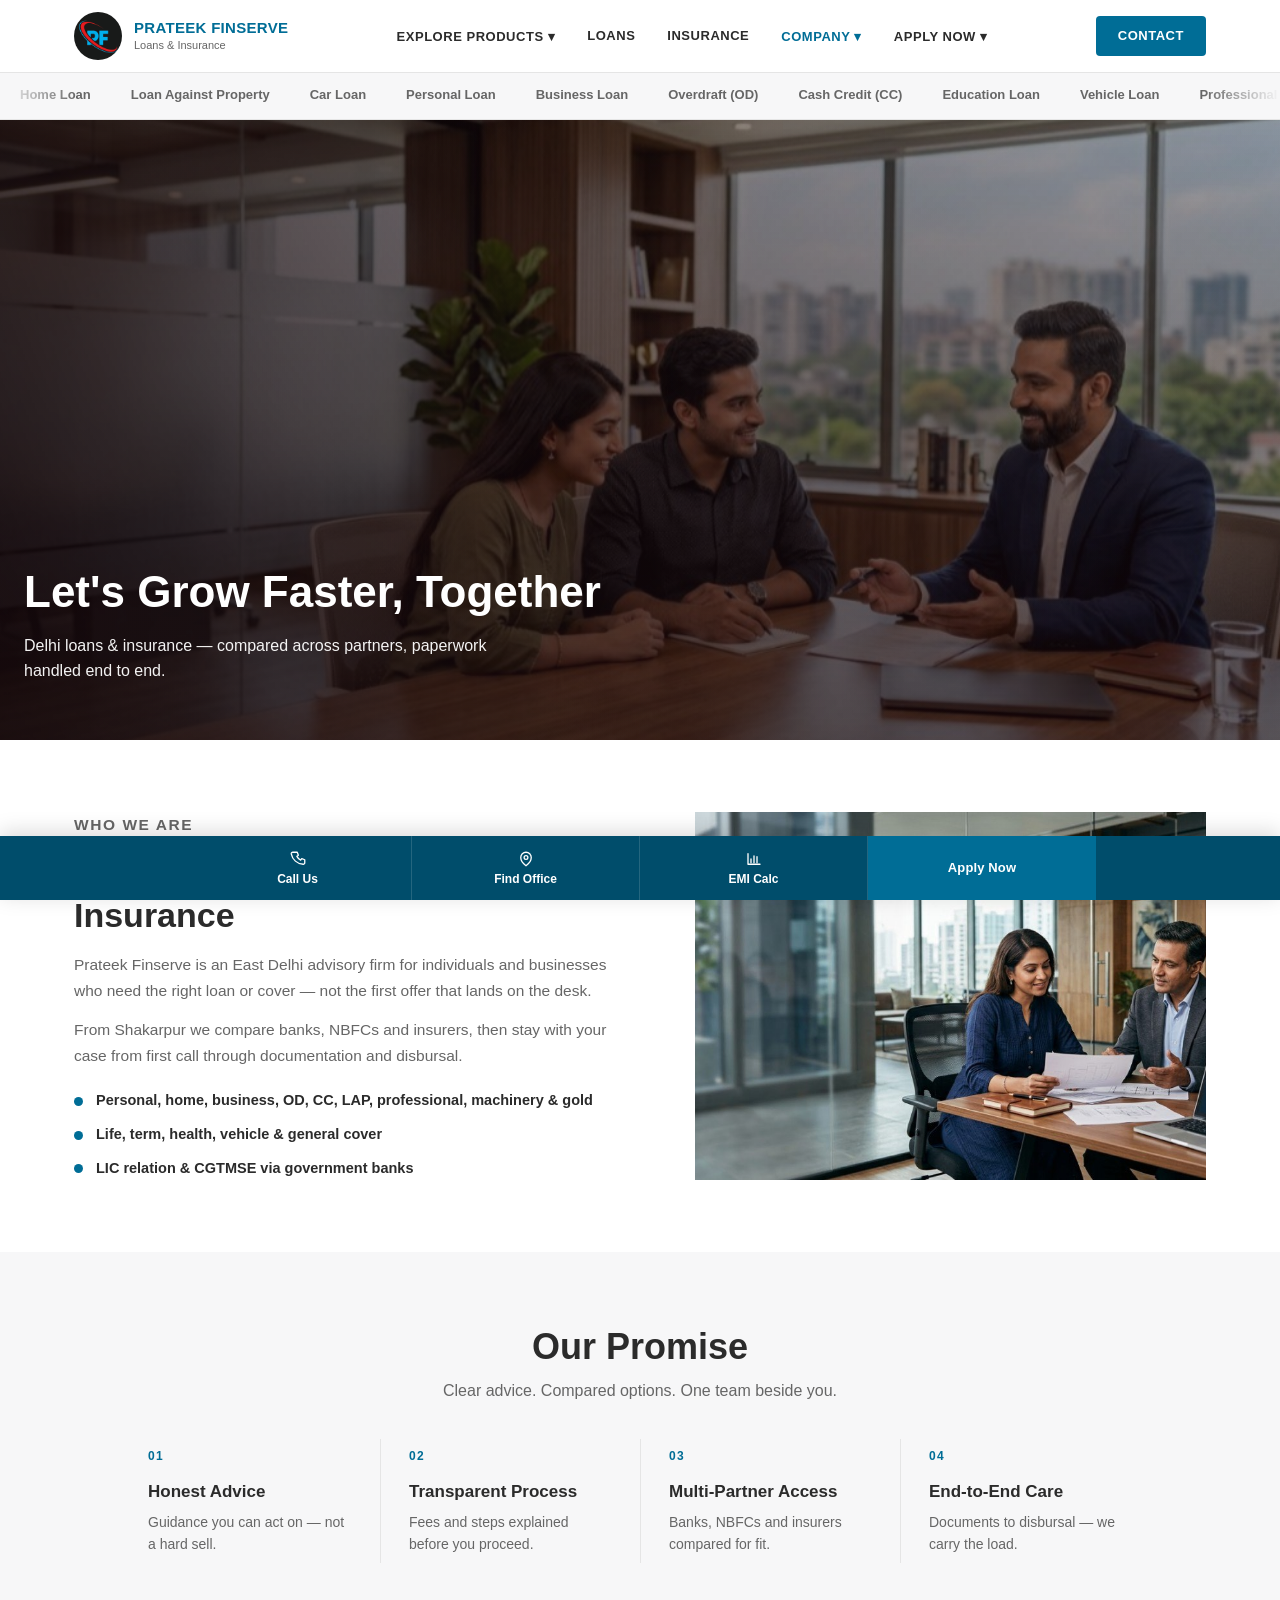
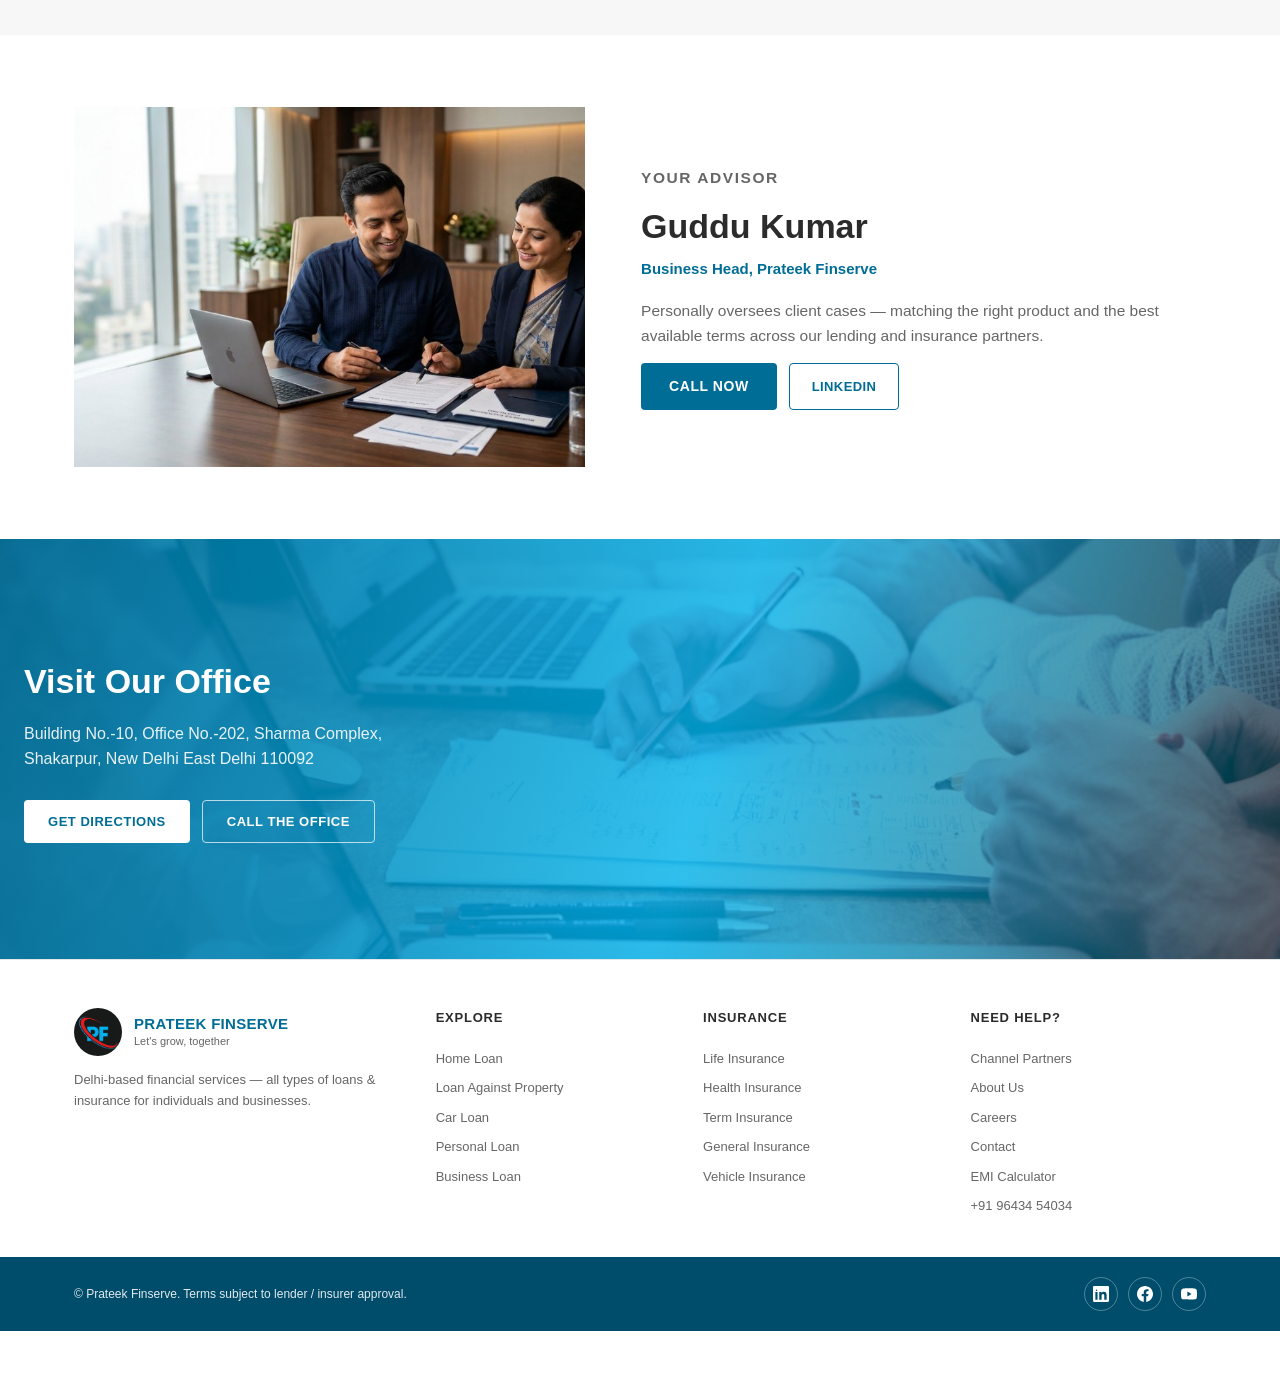
<file: about.html>
<!DOCTYPE html>
<html lang="en">
<head>
  <meta charset="UTF-8">
  <meta name="viewport" content="width=device-width, initial-scale=1.0">
  <title>About Us &mdash; Prateek Finserve | Delhi</title>
  <meta name="description" content="Prateek Finserve is a Delhi-based firm offering loans and insurance for individuals and businesses. Meet advisor Guddu Kumar in Shakarpur, East Delhi.">
  <meta name="robots" content="index, follow">
  <meta name="author" content="Prateek Finserve">
  <meta name="theme-color" content="#00b1ef">
  <link rel="canonical" href="https://www.prateekfinserve.com/about">
  <link rel="icon" href="assets/favicon.ico" sizes="any">
  <link rel="icon" href="assets/favicon.svg" type="image/svg+xml">
  <link rel="icon" href="assets/favicon-32x32.png" type="image/png" sizes="32x32">
  <link rel="icon" href="assets/favicon-16x16.png" type="image/png" sizes="16x16">
  <link rel="apple-touch-icon" href="assets/apple-touch-icon.png">
  <link rel="manifest" href="site.webmanifest">
  <meta property="og:type" content="website">
  <meta property="og:site_name" content="Prateek Finserve">
  <meta property="og:title" content="About Us &mdash; Prateek Finserve | Delhi">
  <meta property="og:description" content="Prateek Finserve is a Delhi-based firm offering loans and insurance for individuals and businesses. Meet advisor Guddu Kumar in Shakarpur, East Delhi.">
  <meta property="og:url" content="https://www.prateekfinserve.com/about">
  <meta property="og:image" content="https://www.prateekfinserve.com/assets/images/og-image.jpg">
  <meta property="og:locale" content="en_IN">
  <meta name="twitter:card" content="summary_large_image">
  <meta name="twitter:title" content="About Us &mdash; Prateek Finserve | Delhi">
  <meta name="twitter:description" content="Prateek Finserve is a Delhi-based firm offering loans and insurance for individuals and businesses. Meet advisor Guddu Kumar in Shakarpur, East Delhi.">
  <meta name="twitter:image" content="https://www.prateekfinserve.com/assets/images/og-image.jpg">
  <link rel="stylesheet" href="css/style.css">
  <link rel="stylesheet" href="css/icons.css">
</head>
<body>

<header class="header">
  <div class="container header-inner">
    <a href="/" class="logo">
      <img src="assets/logo.png" alt="Prateek Finserve">
      <div class="logo-text">
        <b>PRATEEK FINSERVE</b>
        <span>Loans &amp; Insurance</span>
      </div>
    </a>
        <ul class="nav-main">
      <li>
        <button type="button">Explore Products &#9662;</button>
        <div class="dropdown">
          <a href="/loans">All Loans</a>
          <a href="/insurance">All Insurance</a>
          <a href="/loans#home">Home Loan</a>
          <a href="/loans#personal">Personal Loan</a>
          <a href="/insurance#health">Health Insurance</a>
          <a href="/#calculator">EMI Calculator</a>
        </div>
      </li>
      <li><a href="/loans">Loans</a></li>
      <li><a href="/insurance">Insurance</a></li>
      <li>
        <button type="button" class="active">Company &#9662;</button>
        <div class="dropdown">
          <a href="/about" class="active">About Us</a>
          <a href="/partners">Partners</a>
          <a href="careers.html">Careers</a>
        </div>
      </li>
      <li>
        <button type="button">Apply Now &#9662;</button>
        <div class="dropdown">
          <a href="contact.html#loan-enquiry">Customer Loan Enquiry</a>
          <a href="contact.html#partner-enquiry">Channel Partner / DSA</a>
        </div>
      </li>
    </ul>
    <div class="header-actions">
      <a href="/contact" class="btn-login">Contact</a>
      <button class="menu-toggle" id="menuToggle" aria-label="Menu">&#9776;</button>
    </div>
  </div>
</header>

<nav class="sub-nav" aria-label="Product quick links">
  <div class="sub-nav-marquee marquee marquee--continuous">
    <div class="marquee__track">
      <a href="/loans#home">Home Loan</a>
      <a href="/loans#lap">Loan Against Property</a>
      <a href="/loans#car">Car Loan</a>
      <a href="/loans#personal">Personal Loan</a>
      <a href="/loans#business">Business Loan</a>
      <a href="/loans#od">Overdraft (OD)</a>
      <a href="/loans#cc">Cash Credit (CC)</a>
      <a href="/loans#education">Education Loan</a>
      <a href="/loans#vehicle">Vehicle Loan</a>
      <a href="/loans#professional">Professional Loan</a>
      <a href="/loans#machinery">Machinery Loan</a>
      <a href="/loans#gold">Gold Loan</a>
      <a href="/insurance#life">Life Insurance</a>
      <a href="/insurance#health">Health Insurance</a>
      <a href="/insurance#term">Term Insurance</a>
      <a href="/loans#home">Home Loan</a>
      <a href="/loans#lap">Loan Against Property</a>
      <a href="/loans#car">Car Loan</a>
      <a href="/loans#personal">Personal Loan</a>
      <a href="/loans#business">Business Loan</a>
      <a href="/loans#od">Overdraft (OD)</a>
      <a href="/loans#cc">Cash Credit (CC)</a>
      <a href="/loans#education">Education Loan</a>
      <a href="/loans#vehicle">Vehicle Loan</a>
      <a href="/loans#professional">Professional Loan</a>
      <a href="/loans#machinery">Machinery Loan</a>
      <a href="/loans#gold">Gold Loan</a>
      <a href="/insurance#life">Life Insurance</a>
      <a href="/insurance#health">Health Insurance</a>
      <a href="/insurance#term">Term Insurance</a>
    </div>
  </div>
</nav>

<div class="mobile-nav" id="mobileNav">
  <div class="mobile-nav-panel">
    <button class="mobile-nav-close" id="mobileNavClose" aria-label="Close">&times;</button>
    <ul class="mobile-nav-links">
      <li><a href="/">Home</a></li>
      <li class="mobile-nav-group">
        <button type="button" class="mobile-nav-toggle" aria-expanded="false">Explore Products &#9662;</button>
        <ul class="mobile-nav-sub">
          <li><a href="/loans">All Loans</a></li>
          <li><a href="/insurance">All Insurance</a></li>
          <li><a href="/loans#home">Home Loan</a></li>
          <li><a href="/loans#personal">Personal Loan</a></li>
          <li><a href="/insurance#health">Health Insurance</a></li>
          <li><a href="/#calculator">EMI Calculator</a></li>
        </ul>
      </li>
      <li><a href="/loans">Loans</a></li>
      <li><a href="/insurance">Insurance</a></li>
      <li class="mobile-nav-group">
        <button type="button" class="mobile-nav-toggle" aria-expanded="false">Company &#9662;</button>
        <ul class="mobile-nav-sub">
          <li><a href="/about">About Us</a></li>
          <li><a href="/partners">Partners</a></li>
          <li><a href="careers.html">Careers</a></li>
        </ul>
      </li>
      <li class="mobile-nav-group">
        <button type="button" class="mobile-nav-toggle" aria-expanded="false">Apply Now &#9662;</button>
        <ul class="mobile-nav-sub">
          <li><a href="contact.html#loan-enquiry">Customer Loan Enquiry</a></li>
          <li><a href="contact.html#partner-enquiry">Channel Partner / DSA</a></li>
        </ul>
      </li>
    </ul>
  </div>
</div>

<!-- Full-bleed intro -->
<section class="about-hero" aria-label="About Prateek Finserve">
  <div class="about-hero-media" aria-hidden="true">
    <img src="assets/images/hero-general.jpg" alt="" width="1600" height="900" fetchpriority="high">
  </div>
  <div class="container about-hero-content">
    <h1><span class="banner-mark">Let's Grow Faster, Together</span></h1>
    <p class="about-hero-sub"><span class="banner-mark-sub">Delhi loans &amp; insurance &mdash; compared across partners, paperwork handled end to end.</span></p>
  </div>
</section>

<!-- Who we are -->
<section class="section about-story">
  <div class="container about-split">
    <div class="about-split-copy">
      <p class="section-eyebrow">Who We Are</p>
      <h2>We Deal in All Types of Loans &amp; Insurance</h2>
      <p>Prateek Finserve is an East Delhi advisory firm for individuals and businesses who need the right loan or cover &mdash; not the first offer that lands on the desk.</p>
      <p>From Shakarpur we compare banks, NBFCs and insurers, then stay with your case from first call through documentation and disbursal.</p>
      <ul class="about-checklist">
        <li>Personal, home, business, OD, CC, LAP, professional, machinery &amp; gold</li>
        <li>Life, term, health, vehicle &amp; general cover</li>
        <li>LIC relation &amp; CGTMSE via government banks</li>
      </ul>
    </div>
    <figure class="about-split-media">
      <img src="assets/images/hero-msme.jpg" alt="Client consultation at Prateek Finserve" width="1024" height="571" loading="lazy">
    </figure>
  </div>
</section>

<!-- Promise &mdash; no cards -->
<section class="section section-alt about-promise">
  <div class="container">
    <div class="section-head center">
      <h2>Our Promise</h2>
      <p>Clear advice. Compared options. One team beside you.</p>
    </div>
    <div class="about-promise-row">
      <div class="about-promise-item">
        <span class="about-promise-num" aria-hidden="true">01</span>
        <h3>Honest Advice</h3>
        <p>Guidance you can act on &mdash; not a hard sell.</p>
      </div>
      <div class="about-promise-item">
        <span class="about-promise-num" aria-hidden="true">02</span>
        <h3>Transparent Process</h3>
        <p>Fees and steps explained before you proceed.</p>
      </div>
      <div class="about-promise-item">
        <span class="about-promise-num" aria-hidden="true">03</span>
        <h3>Multi-Partner Access</h3>
        <p>Banks, NBFCs and insurers compared for fit.</p>
      </div>
      <div class="about-promise-item">
        <span class="about-promise-num" aria-hidden="true">04</span>
        <h3>End-to-End Care</h3>
        <p>Documents to disbursal &mdash; we carry the load.</p>
      </div>
    </div>
  </div>
</section>

<!-- Advisor -->
<section class="section about-advisor">
  <div class="container about-split about-split--reverse">
    <figure class="about-split-media">
      <img src="assets/images/hero-cgtmse.jpg" alt="Financial advisory meeting" width="1024" height="571" loading="lazy">
    </figure>
    <div class="about-split-copy">
      <p class="section-eyebrow">Your Advisor</p>
      <h2>Guddu Kumar</h2>
      <p class="about-role">Business Head, Prateek Finserve</p>
      <p>Personally oversees client cases &mdash; matching the right product and the best available terms across our lending and insurance partners.</p>
      <div class="about-hero-actions">
        <a href="tel:+919643454034" class="btn-maroon">Call Now</a>
        <a href="https://www.linkedin.com/in/guddu-kumar-686721104/" target="_blank" rel="noopener" class="btn-outline-maroon">LinkedIn</a>
      </div>
    </div>
  </div>
</section>

<!-- Visit -->
<section class="about-visit">
  <div class="about-visit-media" aria-hidden="true">
    <img src="assets/images/business-credit.jpg" alt="" width="1600" height="900" loading="lazy">
  </div>
  <div class="container about-visit-content">
    <h2>Visit Our Office</h2>
    <p>Building No.-10, Office No.-202, Sharma Complex,<br>Shakarpur, New Delhi East Delhi 110092</p>
    <div class="about-hero-actions">
      <a href="/contact" class="btn-white">Get Directions</a>
      <a href="tel:+919643454034" class="btn-outline-white">Call the Office</a>
    </div>
  </div>
</section>

<footer class="footer">
  <div class="container footer-grid">
    <div class="footer-brand">
      <a href="/" class="logo">
        <img src="assets/logo.png" alt="Prateek Finserve">
        <div class="logo-text"><b>PRATEEK FINSERVE</b><span>Let's grow, together</span></div>
      </a>
      <p>Delhi-based financial services &mdash; all types of loans &amp; insurance for individuals and businesses.</p>
    </div>
    <div>
      <h4>Explore</h4>
      <ul class="footer-links">
        <li><a href="/loans#home">Home Loan</a></li>
        <li><a href="/loans#lap">Loan Against Property</a></li>
        <li><a href="/loans#car">Car Loan</a></li>
        <li><a href="/loans#personal">Personal Loan</a></li>
        <li><a href="/loans#business">Business Loan</a></li>
      </ul>
    </div>
    <div>
      <h4>Insurance</h4>
      <ul class="footer-links">
        <li><a href="/insurance#life">Life Insurance</a></li>
        <li><a href="/insurance#health">Health Insurance</a></li>
        <li><a href="/insurance#term">Term Insurance</a></li>
        <li><a href="/insurance#general">General Insurance</a></li>
        <li><a href="/insurance#vehicle">Vehicle Insurance</a></li>
      </ul>
    </div>
    <div>
      <h4>Need Help?</h4>
      <ul class="footer-links">
        <li><a href="/partners">Channel Partners</a></li>
        <li><a href="/about">About Us</a></li>
        <li><a href="careers.html">Careers</a></li>
        <li><a href="/contact">Contact</a></li>
        <li><a href="/#calculator">EMI Calculator</a></li>
        <li><a href="tel:+919643454034">+91 96434 54034</a></li>
      </ul>
    </div>
  </div>
  <div class="footer-bottom">
    <div class="container footer-bottom-inner">
      <span>&copy; <span data-year></span> Prateek Finserve. Terms subject to lender / insurer approval.</span>
      <div class="footer-social social-links" aria-label="Social media">
        <a href="https://www.linkedin.com/in/guddu-kumar-686721104/" target="_blank" rel="noopener noreferrer" aria-label="LinkedIn">
          <svg class="ico ico-social" viewBox="0 0 24 24" fill="currentColor" aria-hidden="true"><path d="M20.447 20.452h-3.554v-5.569c0-1.328-.027-3.037-1.852-3.037-1.853 0-2.136 1.445-2.136 2.939v5.667H9.351V9h3.414v1.561h.046c.477-.9 1.637-1.85 3.37-1.85 3.601 0 4.267 2.37 4.267 5.455v6.286zM5.337 7.433a-1.116 1.116 0 0 1 0-2.232 1.116 1.116 0 0 1 0 2.232zM6.813 20.452H3.555V9h3.258v11.452zM22.225 0H1.771C.792 0 0 .774 0 1.729v20.542C0 23.227.792 24 1.771 24h20.451C23.2 24 24 23.227 24 22.271V1.729C24 .774 23.2 0 22.222 0h.003z"/></svg>
        </a>
        <a href="https://www.facebook.com/profile.php?id=61588281442556" target="_blank" rel="noopener noreferrer" aria-label="Facebook">
          <svg class="ico ico-social" viewBox="0 0 24 24" fill="currentColor" aria-hidden="true"><path d="M24 12.073c0-6.627-5.373-12-12-12s-12 5.373-12 12c0 5.99 4.388 10.954 10.125 11.854v-8.385H7.078v-3.47h3.047V9.43c0-3.007 1.792-4.669 4.533-4.669 1.312 0 2.686.235 2.686.235v2.953H15.83c-1.491 0-1.956.925-1.956 1.874v2.25h3.328l-.532 3.47h-2.796v8.385C19.612 23.027 24 18.062 24 12.073z"/></svg>
        </a>
        <a href="https://www.youtube.com/@prateekfinserve" target="_blank" rel="noopener noreferrer" aria-label="YouTube">
          <svg class="ico ico-social" viewBox="0 0 24 24" fill="currentColor" aria-hidden="true"><path d="M23.498 6.186a3.016 3.016 0 0 0-2.122-2.136C19.505 3.545 12 3.545 12 3.545s-7.505 0-9.377.505A3.017 3.017 0 0 0 .502 6.186C0 8.07 0 12 0 12s0 3.93.502 5.814a3.016 3.016 0 0 0 2.122 2.136c1.871.505 9.376.505 9.376.505s7.505 0 9.377-.505a3.015 3.015 0 0 0 2.122-2.136C24 15.93 24 12 24 12s0-3.93-.502-5.814zM9.545 15.568V8.432L15.818 12l-6.273 3.568z"/></svg>
        </a>
      </div>
  </div>
</footer>

<div class="sticky-bar">
  <div class="container sticky-bar-inner">
    <a href="tel:+919643454034"><svg class="ico" viewBox="0 0 24 24" fill="none" stroke="currentColor" stroke-width="1.75" stroke-linecap="round" stroke-linejoin="round" aria-hidden="true"><path d="M7 3h4l1.5 4-2 1.5a12 12 0 0 0 5 5L17 11.5 21 13v4a2 2 0 0 1-2.2 2A17 17 0 0 1 3 5.2 2 2 0 0 1 5 3Z"/></svg><span class="label">Call Us</span></a>
    <a href="/contact"><svg class="ico" viewBox="0 0 24 24" fill="none" stroke="currentColor" stroke-width="1.75" stroke-linecap="round" stroke-linejoin="round" aria-hidden="true"><path d="M12 21s-7-5.2-7-11a7 7 0 1 1 14 0c0 5.8-7 11-7 11Z"/><circle cx="12" cy="10" r="2.5"/></svg><span class="label">Find Office</span></a>
    <a href="/#calculator"><svg class="ico" viewBox="0 0 24 24" fill="none" stroke="currentColor" stroke-width="1.75" stroke-linecap="round" stroke-linejoin="round" aria-hidden="true"><path d="M4 19V5M4 19h16"/><path d="M8 17v-5M12 17V8M16 17v-8"/></svg><span class="label">EMI Calc</span></a>
    <a href="/contact">Apply Now</a>
  </div>
</div>

<script src="js/main.js"></script>
</body>
</html>
</file>
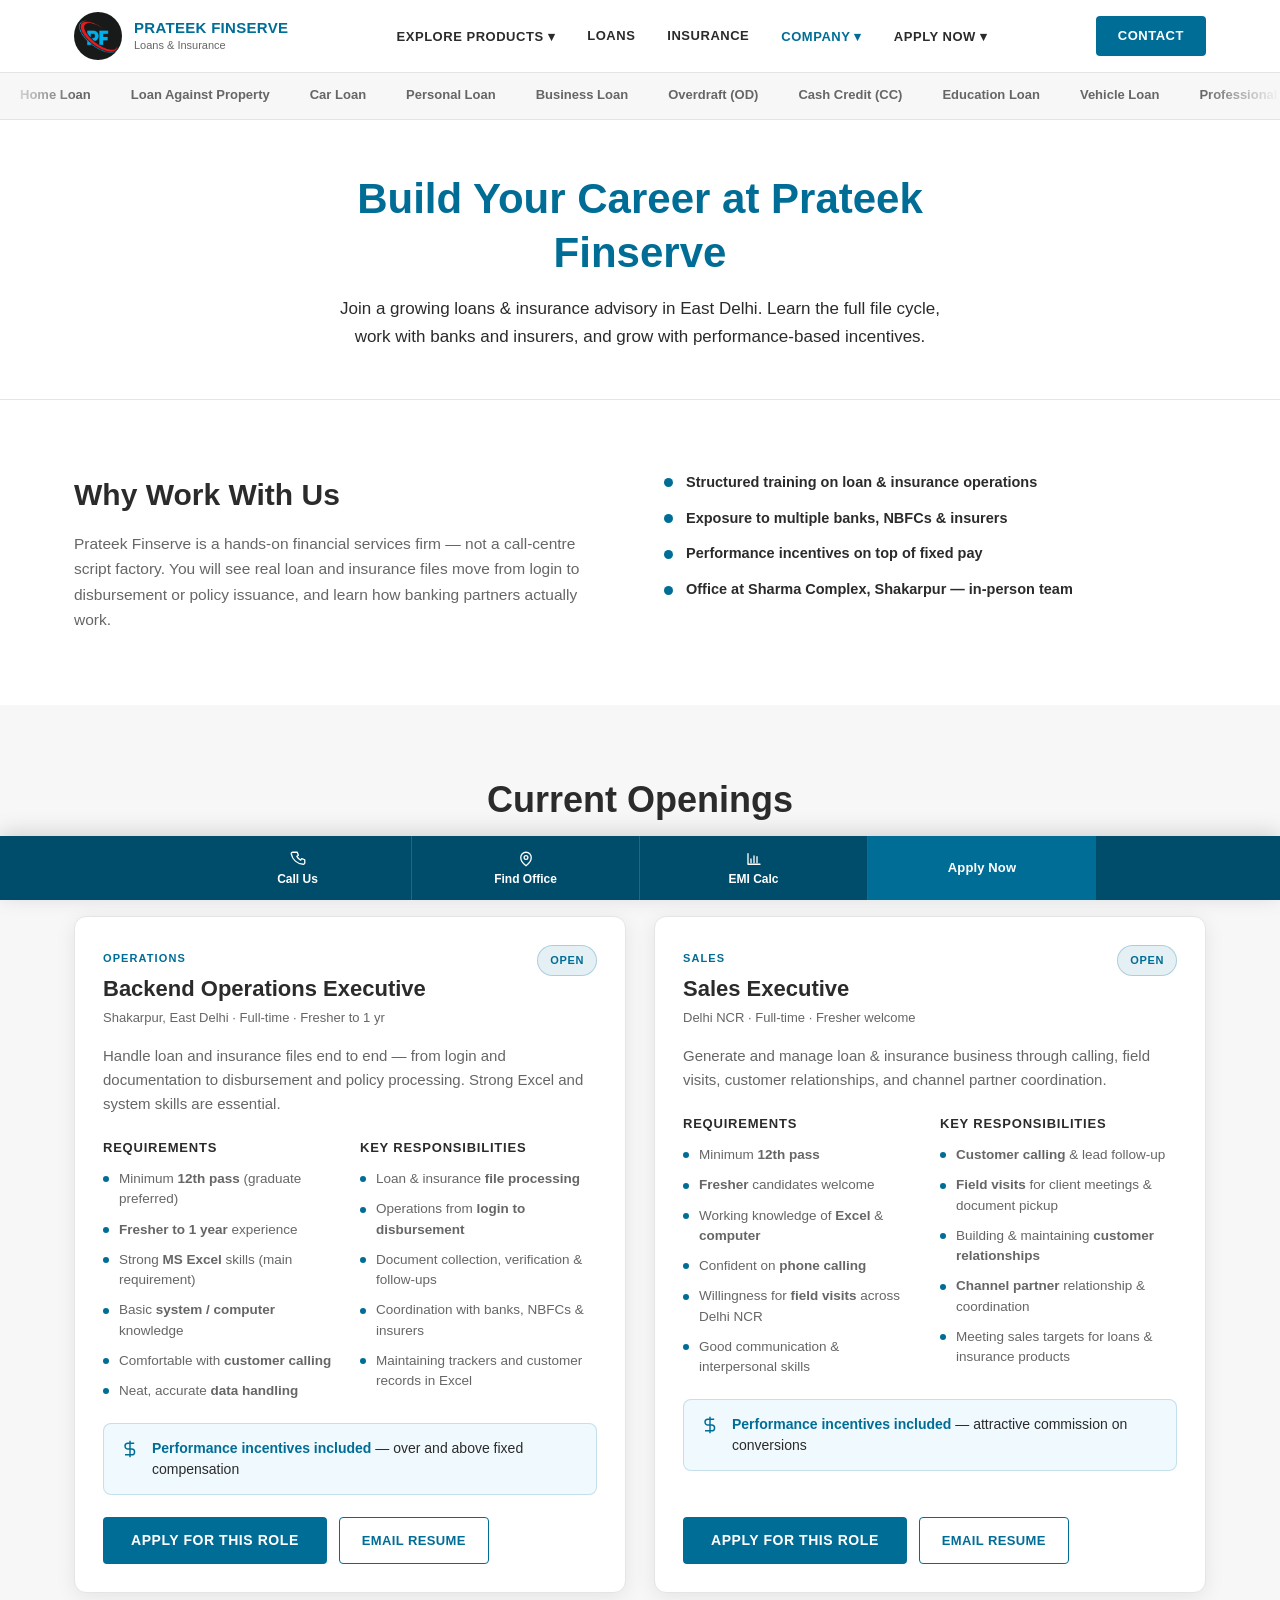
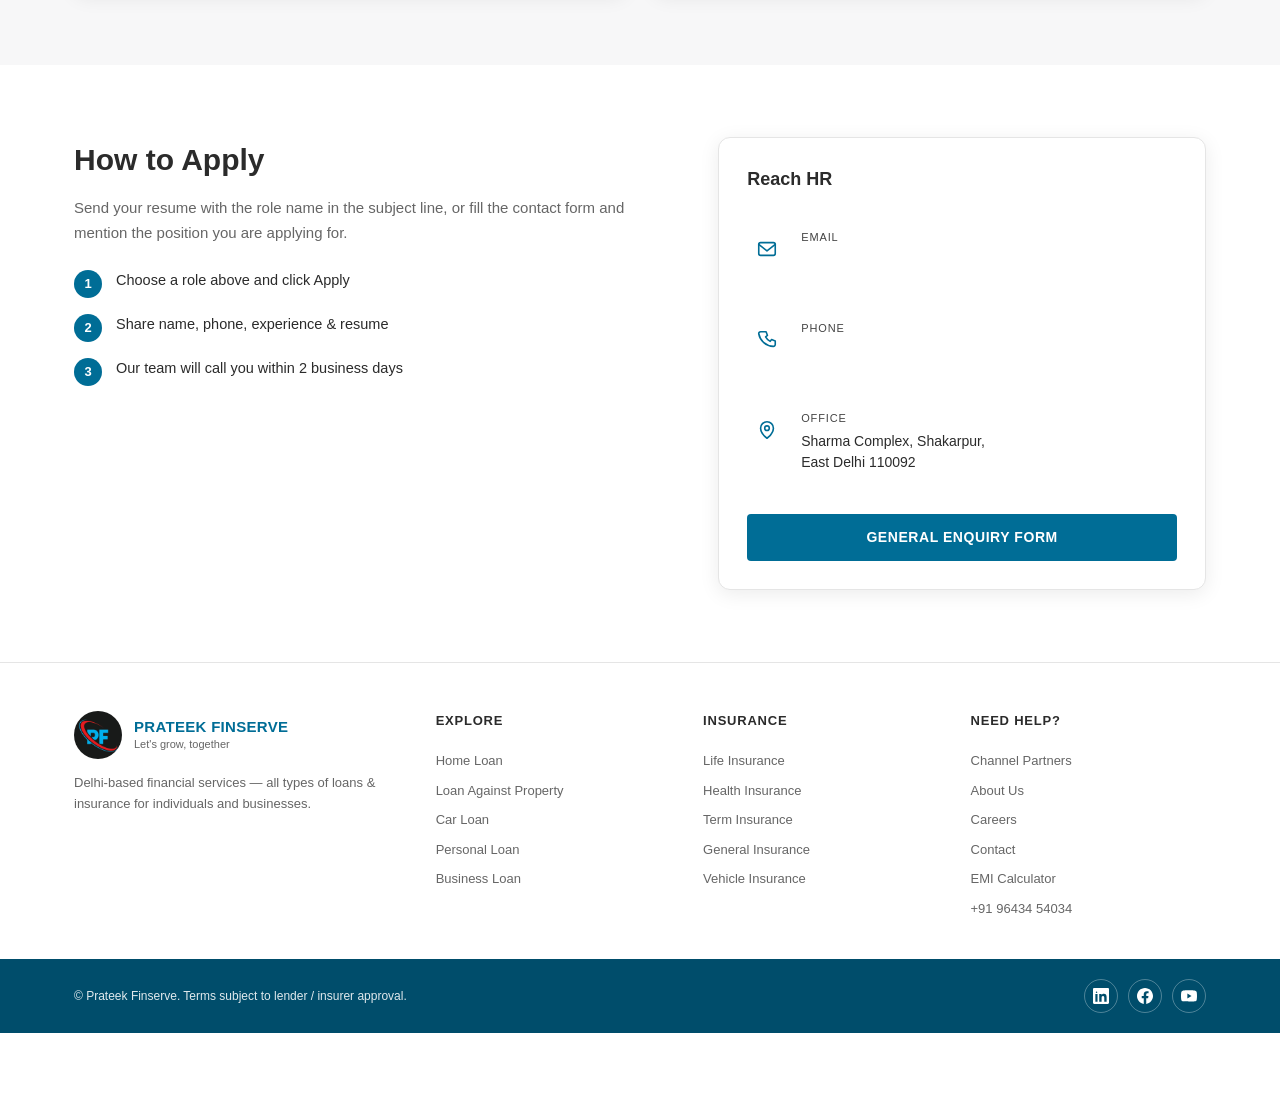
<file: careers.html>
<!DOCTYPE html>
<html lang="en">
<head>
  <meta charset="UTF-8">
  <meta name="viewport" content="width=device-width, initial-scale=1.0">
  <title>Careers &mdash; Prateek Finserve | Delhi</title>
  <meta name="description" content="Join Prateek Finserve in Shakarpur, East Delhi. Open roles in backend operations and sales for loans &amp; insurance — incentives included.">
  <meta name="robots" content="index, follow">
  <meta name="author" content="Prateek Finserve">
  <meta name="theme-color" content="#00b1ef">
  <link rel="canonical" href="https://www.prateekfinserve.com/careers">
  <link rel="icon" href="assets/favicon.ico" sizes="any">
  <link rel="icon" href="assets/favicon.svg" type="image/svg+xml">
  <link rel="icon" href="assets/favicon-32x32.png" type="image/png" sizes="32x32">
  <link rel="icon" href="assets/favicon-16x16.png" type="image/png" sizes="16x16">
  <link rel="apple-touch-icon" href="assets/apple-touch-icon.png">
  <link rel="manifest" href="site.webmanifest">
  <meta property="og:type" content="website">
  <meta property="og:site_name" content="Prateek Finserve">
  <meta property="og:title" content="Careers &mdash; Prateek Finserve | Delhi">
  <meta property="og:description" content="Join Prateek Finserve in Shakarpur, East Delhi. Open roles in backend operations and sales for loans &amp; insurance — incentives included.">
  <meta property="og:url" content="https://www.prateekfinserve.com/careers">
  <meta property="og:image" content="https://www.prateekfinserve.com/assets/images/og-image.jpg">
  <meta property="og:locale" content="en_IN">
  <meta name="twitter:card" content="summary_large_image">
  <meta name="twitter:title" content="Careers &mdash; Prateek Finserve | Delhi">
  <meta name="twitter:description" content="Join Prateek Finserve in Shakarpur, East Delhi. Open roles in backend operations and sales for loans &amp; insurance — incentives included.">
  <meta name="twitter:image" content="https://www.prateekfinserve.com/assets/images/og-image.jpg">
  <link rel="stylesheet" href="css/style.css">
  <link rel="stylesheet" href="css/icons.css">
</head>
<body>

<header class="header">
  <div class="container header-inner">
    <a href="/" class="logo">
      <img src="assets/logo.png" alt="Prateek Finserve">
      <div class="logo-text">
        <b>PRATEEK FINSERVE</b>
        <span>Loans &amp; Insurance</span>
      </div>
    </a>
        <ul class="nav-main">
      <li>
        <button type="button">Explore Products &#9662;</button>
        <div class="dropdown">
          <a href="/loans">All Loans</a>
          <a href="/insurance">All Insurance</a>
          <a href="/loans#home">Home Loan</a>
          <a href="/loans#personal">Personal Loan</a>
          <a href="/insurance#health">Health Insurance</a>
          <a href="/#calculator">EMI Calculator</a>
        </div>
      </li>
      <li><a href="/loans">Loans</a></li>
      <li><a href="/insurance">Insurance</a></li>
      <li>
        <button type="button" class="active">Company &#9662;</button>
        <div class="dropdown">
          <a href="/about">About Us</a>
          <a href="/partners">Partners</a>
          <a href="careers.html" class="active">Careers</a>
        </div>
      </li>
      <li>
        <button type="button">Apply Now &#9662;</button>
        <div class="dropdown">
          <a href="contact.html#loan-enquiry">Customer Loan Enquiry</a>
          <a href="contact.html#partner-enquiry">Channel Partner / DSA</a>
        </div>
      </li>
    </ul>
    <div class="header-actions">
      <a href="/contact" class="btn-login">Contact</a>
      <button class="menu-toggle" id="menuToggle" aria-label="Menu">&#9776;</button>
    </div>
  </div>
</header>

<nav class="sub-nav" aria-label="Product quick links">
  <div class="sub-nav-marquee marquee marquee--continuous">
    <div class="marquee__track">
      <a href="/loans#home">Home Loan</a>
      <a href="/loans#lap">Loan Against Property</a>
      <a href="/loans#car">Car Loan</a>
      <a href="/loans#personal">Personal Loan</a>
      <a href="/loans#business">Business Loan</a>
      <a href="/loans#od">Overdraft (OD)</a>
      <a href="/loans#cc">Cash Credit (CC)</a>
      <a href="/loans#education">Education Loan</a>
      <a href="/loans#vehicle">Vehicle Loan</a>
      <a href="/loans#professional">Professional Loan</a>
      <a href="/loans#machinery">Machinery Loan</a>
      <a href="/loans#gold">Gold Loan</a>
      <a href="/insurance#life">Life Insurance</a>
      <a href="/insurance#health">Health Insurance</a>
      <a href="/insurance#term">Term Insurance</a>
      <a href="/loans#home">Home Loan</a>
      <a href="/loans#lap">Loan Against Property</a>
      <a href="/loans#car">Car Loan</a>
      <a href="/loans#personal">Personal Loan</a>
      <a href="/loans#business">Business Loan</a>
      <a href="/loans#od">Overdraft (OD)</a>
      <a href="/loans#cc">Cash Credit (CC)</a>
      <a href="/loans#education">Education Loan</a>
      <a href="/loans#vehicle">Vehicle Loan</a>
      <a href="/loans#professional">Professional Loan</a>
      <a href="/loans#machinery">Machinery Loan</a>
      <a href="/loans#gold">Gold Loan</a>
      <a href="/insurance#life">Life Insurance</a>
      <a href="/insurance#health">Health Insurance</a>
      <a href="/insurance#term">Term Insurance</a>
    </div>
  </div>
</nav>

<div class="mobile-nav" id="mobileNav">
  <div class="mobile-nav-panel">
    <button class="mobile-nav-close" id="mobileNavClose" aria-label="Close">&times;</button>
    <ul class="mobile-nav-links">
      <li><a href="/">Home</a></li>
      <li class="mobile-nav-group">
        <button type="button" class="mobile-nav-toggle" aria-expanded="false">Explore Products &#9662;</button>
        <ul class="mobile-nav-sub">
          <li><a href="/loans">All Loans</a></li>
          <li><a href="/insurance">All Insurance</a></li>
          <li><a href="/loans#home">Home Loan</a></li>
          <li><a href="/loans#personal">Personal Loan</a></li>
          <li><a href="/insurance#health">Health Insurance</a></li>
          <li><a href="/#calculator">EMI Calculator</a></li>
        </ul>
      </li>
      <li><a href="/loans">Loans</a></li>
      <li><a href="/insurance">Insurance</a></li>
      <li class="mobile-nav-group">
        <button type="button" class="mobile-nav-toggle" aria-expanded="false">Company &#9662;</button>
        <ul class="mobile-nav-sub">
          <li><a href="/about">About Us</a></li>
          <li><a href="/partners">Partners</a></li>
          <li><a href="careers.html">Careers</a></li>
        </ul>
      </li>
      <li class="mobile-nav-group">
        <button type="button" class="mobile-nav-toggle" aria-expanded="false">Apply Now &#9662;</button>
        <ul class="mobile-nav-sub">
          <li><a href="contact.html#loan-enquiry">Customer Loan Enquiry</a></li>
          <li><a href="contact.html#partner-enquiry">Channel Partner / DSA</a></li>
        </ul>
      </li>
    </ul>
  </div>
</div>

<section class="careers-hero">
  <div class="container careers-hero-inner">
    <h1><span class="banner-mark">Build Your Career at Prateek Finserve</span></h1>
    <p class="careers-hero-lead"><span class="banner-mark-sub">Join a growing loans &amp; insurance advisory in East Delhi. Learn the full file cycle, work with banks and insurers, and grow with performance-based incentives.</span></p>
  </div>
</section>

<section class="section careers-intro">
  <div class="container">
    <div class="careers-intro-grid">
      <div>
        <h2>Why Work With Us</h2>
        <p>Prateek Finserve is a hands-on financial services firm — not a call-centre script factory. You will see real loan and insurance files move from login to disbursement or policy issuance, and learn how banking partners actually work.</p>
      </div>
      <ul class="careers-perks">
        <li>Structured training on loan &amp; insurance operations</li>
        <li>Exposure to multiple banks, NBFCs &amp; insurers</li>
        <li>Performance incentives on top of fixed pay</li>
        <li>Office at Sharma Complex, Shakarpur — in-person team</li>
      </ul>
    </div>
  </div>
</section>

<section class="section section-alt" id="openings">
  <div class="container">
    <div class="section-head center">
      <h2>Current Openings</h2>
      <p>Two positions available. Click apply to share your details — our team responds within 2 business days.</p>
    </div>

    <div class="careers-grid">

      <!-- Backend / Operations -->
      <article class="career-card" id="backend-operations">
        <div class="career-card-head">
          <div>
            <span class="career-dept">Operations</span>
            <h3>Backend Operations Executive</h3>
            <p class="career-meta">Shakarpur, East Delhi &middot; Full-time &middot; Fresher to 1 yr</p>
          </div>
          <span class="career-badge">Open</span>
        </div>

        <p class="career-summary">Handle loan and insurance files end to end — from login and documentation to disbursement and policy processing. Strong Excel and system skills are essential.</p>

        <div class="career-details">
          <div class="career-block">
            <h4>Requirements</h4>
            <ul>
              <li>Minimum <strong>12th pass</strong> (graduate preferred)</li>
              <li><strong>Fresher to 1 year</strong> experience</li>
              <li>Strong <strong>MS Excel</strong> skills (main requirement)</li>
              <li>Basic <strong>system / computer</strong> knowledge</li>
              <li>Comfortable with <strong>customer calling</strong></li>
              <li>Neat, accurate <strong>data handling</strong></li>
            </ul>
          </div>
          <div class="career-block">
            <h4>Key Responsibilities</h4>
            <ul>
              <li>Loan &amp; insurance <strong>file processing</strong></li>
              <li>Operations from <strong>login to disbursement</strong></li>
              <li>Document collection, verification &amp; follow-ups</li>
              <li>Coordination with banks, NBFCs &amp; insurers</li>
              <li>Maintaining trackers and customer records in Excel</li>
            </ul>
          </div>
        </div>

        <div class="career-incentive">
          <svg class="ico" viewBox="0 0 24 24" fill="none" stroke="currentColor" stroke-width="1.75" aria-hidden="true"><path d="M12 2v20M17 5H9.5a3.5 3.5 0 0 0 0 7H14a3.5 3.5 0 0 1 0 7H6"/></svg>
          <span><strong>Performance incentives included</strong> — over and above fixed compensation</span>
        </div>

        <div class="career-actions">
          <a href="contact.html?role=backend-operations" class="btn-maroon">Apply for This Role</a>
          <a href="mailto:support@prateekfinserve.com?subject=Application%20-%20Backend%20Operations%20Executive" class="btn-outline-maroon">Email Resume</a>
        </div>
      </article>

      <!-- Sales -->
      <article class="career-card" id="sales">
        <div class="career-card-head">
          <div>
            <span class="career-dept">Sales</span>
            <h3>Sales Executive</h3>
            <p class="career-meta">Delhi NCR &middot; Full-time &middot; Fresher welcome</p>
          </div>
          <span class="career-badge">Open</span>
        </div>

        <p class="career-summary">Generate and manage loan &amp; insurance business through calling, field visits, customer relationships, and channel partner coordination.</p>

        <div class="career-details">
          <div class="career-block">
            <h4>Requirements</h4>
            <ul>
              <li>Minimum <strong>12th pass</strong></li>
              <li><strong>Fresher</strong> candidates welcome</li>
              <li>Working knowledge of <strong>Excel</strong> &amp; <strong>computer</strong></li>
              <li>Confident on <strong>phone calling</strong></li>
              <li>Willingness for <strong>field visits</strong> across Delhi NCR</li>
              <li>Good communication &amp; interpersonal skills</li>
            </ul>
          </div>
          <div class="career-block">
            <h4>Key Responsibilities</h4>
            <ul>
              <li><strong>Customer calling</strong> &amp; lead follow-up</li>
              <li><strong>Field visits</strong> for client meetings &amp; document pickup</li>
              <li>Building &amp; maintaining <strong>customer relationships</strong></li>
              <li><strong>Channel partner</strong> relationship &amp; coordination</li>
              <li>Meeting sales targets for loans &amp; insurance products</li>
            </ul>
          </div>
        </div>

        <div class="career-incentive">
          <svg class="ico" viewBox="0 0 24 24" fill="none" stroke="currentColor" stroke-width="1.75" aria-hidden="true"><path d="M12 2v20M17 5H9.5a3.5 3.5 0 0 0 0 7H14a3.5 3.5 0 0 1 0 7H6"/></svg>
          <span><strong>Performance incentives included</strong> — attractive commission on conversions</span>
        </div>

        <div class="career-actions">
          <a href="contact.html?role=sales-executive" class="btn-maroon">Apply for This Role</a>
          <a href="mailto:support@prateekfinserve.com?subject=Application%20-%20Sales%20Executive" class="btn-outline-maroon">Email Resume</a>
        </div>
      </article>

    </div>
  </div>
</section>

<section class="section careers-apply">
  <div class="container careers-apply-inner">
    <div class="careers-apply-copy">
      <h2>How to Apply</h2>
      <p>Send your resume with the role name in the subject line, or fill the contact form and mention the position you are applying for.</p>
      <ul class="careers-apply-steps">
        <li><span>1</span> Choose a role above and click Apply</li>
        <li><span>2</span> Share name, phone, experience &amp; resume</li>
        <li><span>3</span> Our team will call you within 2 business days</li>
      </ul>
    </div>
    <div class="careers-apply-contact">
      <h3>Reach HR</h3>
      <div class="ci-row">
        <div class="ci-ico"><svg class="ico" viewBox="0 0 24 24" fill="none" stroke="currentColor" stroke-width="1.75" stroke-linecap="round" stroke-linejoin="round" aria-hidden="true"><rect x="3" y="5" width="18" height="14" rx="2"/><path d="m3 7 9 7 9-7"/></svg></div>
        <div>
          <div class="ci-label">Email</div>
          <div class="ci-value"><a href="mailto:support@prateekfinserve.com">support@prateekfinserve.com</a></div>
        </div>
      </div>
      <div class="ci-row">
        <div class="ci-ico"><svg class="ico" viewBox="0 0 24 24" fill="none" stroke="currentColor" stroke-width="1.75" stroke-linecap="round" stroke-linejoin="round" aria-hidden="true"><path d="M7 3h4l1.5 4-2 1.5a12 12 0 0 0 5 5L17 11.5 21 13v4a2 2 0 0 1-2.2 2A17 17 0 0 1 3 5.2 2 2 0 0 1 5 3Z"/></svg></div>
        <div>
          <div class="ci-label">Phone</div>
          <div class="ci-value"><a href="tel:+919643454034">+91 96434 54034</a></div>
        </div>
      </div>
      <div class="ci-row">
        <div class="ci-ico"><svg class="ico" viewBox="0 0 24 24" fill="none" stroke="currentColor" stroke-width="1.75" stroke-linecap="round" stroke-linejoin="round" aria-hidden="true"><path d="M12 21s-7-5.2-7-11a7 7 0 1 1 14 0c0 5.8-7 11-7 11Z"/><circle cx="12" cy="10" r="2.5"/></svg></div>
        <div>
          <div class="ci-label">Office</div>
          <div class="ci-value">Sharma Complex, Shakarpur,<br>East Delhi 110092</div>
        </div>
      </div>
      <a href="/contact" class="btn-maroon" style="width:100%;margin-top:8px;">General Enquiry Form</a>
    </div>
  </div>
</section>

<footer class="footer">
  <div class="container footer-grid">
    <div class="footer-brand">
      <a href="/" class="logo">
        <img src="assets/logo.png" alt="Prateek Finserve">
        <div class="logo-text"><b>PRATEEK FINSERVE</b><span>Let's grow, together</span></div>
      </a>
      <p>Delhi-based financial services &mdash; all types of loans &amp; insurance for individuals and businesses.</p>
    </div>
    <div>
      <h4>Explore</h4>
      <ul class="footer-links">
        <li><a href="/loans#home">Home Loan</a></li>
        <li><a href="/loans#lap">Loan Against Property</a></li>
        <li><a href="/loans#car">Car Loan</a></li>
        <li><a href="/loans#personal">Personal Loan</a></li>
        <li><a href="/loans#business">Business Loan</a></li>
      </ul>
    </div>
    <div>
      <h4>Insurance</h4>
      <ul class="footer-links">
        <li><a href="/insurance#life">Life Insurance</a></li>
        <li><a href="/insurance#health">Health Insurance</a></li>
        <li><a href="/insurance#term">Term Insurance</a></li>
        <li><a href="/insurance#general">General Insurance</a></li>
        <li><a href="/insurance#vehicle">Vehicle Insurance</a></li>
      </ul>
    </div>
    <div>
      <h4>Need Help?</h4>
      <ul class="footer-links">
        <li><a href="/partners">Channel Partners</a></li>
        <li><a href="/about">About Us</a></li>
        <li><a href="careers.html">Careers</a></li>
        <li><a href="/contact">Contact</a></li>
        <li><a href="/#calculator">EMI Calculator</a></li>
        <li><a href="tel:+919643454034">+91 96434 54034</a></li>
      </ul>
    </div>
  </div>
  <div class="footer-bottom">
    <div class="container footer-bottom-inner">
      <span>&copy; <span data-year></span> Prateek Finserve. Terms subject to lender / insurer approval.</span>
      <div class="footer-social social-links" aria-label="Social media">
        <a href="https://www.linkedin.com/in/guddu-kumar-686721104/" target="_blank" rel="noopener noreferrer" aria-label="LinkedIn">
          <svg class="ico ico-social" viewBox="0 0 24 24" fill="currentColor" aria-hidden="true"><path d="M20.447 20.452h-3.554v-5.569c0-1.328-.027-3.037-1.852-3.037-1.853 0-2.136 1.445-2.136 2.939v5.667H9.351V9h3.414v1.561h.046c.477-.9 1.637-1.85 3.37-1.85 3.601 0 4.267 2.37 4.267 5.455v6.286zM5.337 7.433a-1.116 1.116 0 0 1 0-2.232 1.116 1.116 0 0 1 0 2.232zM6.813 20.452H3.555V9h3.258v11.452zM22.225 0H1.771C.792 0 0 .774 0 1.729v20.542C0 23.227.792 24 1.771 24h20.451C23.2 24 24 23.227 24 22.271V1.729C24 .774 23.2 0 22.222 0h.003z"/></svg>
        </a>
        <a href="https://www.facebook.com/profile.php?id=61588281442556" target="_blank" rel="noopener noreferrer" aria-label="Facebook">
          <svg class="ico ico-social" viewBox="0 0 24 24" fill="currentColor" aria-hidden="true"><path d="M24 12.073c0-6.627-5.373-12-12-12s-12 5.373-12 12c0 5.99 4.388 10.954 10.125 11.854v-8.385H7.078v-3.47h3.047V9.43c0-3.007 1.792-4.669 4.533-4.669 1.312 0 2.686.235 2.686.235v2.953H15.83c-1.491 0-1.956.925-1.956 1.874v2.25h3.328l-.532 3.47h-2.796v8.385C19.612 23.027 24 18.062 24 12.073z"/></svg>
        </a>
        <a href="https://www.youtube.com/@prateekfinserve" target="_blank" rel="noopener noreferrer" aria-label="YouTube">
          <svg class="ico ico-social" viewBox="0 0 24 24" fill="currentColor" aria-hidden="true"><path d="M23.498 6.186a3.016 3.016 0 0 0-2.122-2.136C19.505 3.545 12 3.545 12 3.545s-7.505 0-9.377.505A3.017 3.017 0 0 0 .502 6.186C0 8.07 0 12 0 12s0 3.93.502 5.814a3.016 3.016 0 0 0 2.122 2.136c1.871.505 9.376.505 9.376.505s7.505 0 9.377-.505a3.015 3.015 0 0 0 2.122-2.136C24 15.93 24 12 24 12s0-3.93-.502-5.814zM9.545 15.568V8.432L15.818 12l-6.273 3.568z"/></svg>
        </a>
      </div>
  </div>
</footer>

<div class="sticky-bar">
  <div class="container sticky-bar-inner">
    <a href="tel:+919643454034"><svg class="ico" viewBox="0 0 24 24" fill="none" stroke="currentColor" stroke-width="1.75" stroke-linecap="round" stroke-linejoin="round" aria-hidden="true"><path d="M7 3h4l1.5 4-2 1.5a12 12 0 0 0 5 5L17 11.5 21 13v4a2 2 0 0 1-2.2 2A17 17 0 0 1 3 5.2 2 2 0 0 1 5 3Z"/></svg><span class="label">Call Us</span></a>
    <a href="/contact"><svg class="ico" viewBox="0 0 24 24" fill="none" stroke="currentColor" stroke-width="1.75" stroke-linecap="round" stroke-linejoin="round" aria-hidden="true"><path d="M12 21s-7-5.2-7-11a7 7 0 1 1 14 0c0 5.8-7 11-7 11Z"/><circle cx="12" cy="10" r="2.5"/></svg><span class="label">Find Office</span></a>
    <a href="/#calculator"><svg class="ico" viewBox="0 0 24 24" fill="none" stroke="currentColor" stroke-width="1.75" stroke-linecap="round" stroke-linejoin="round" aria-hidden="true"><path d="M4 19V5M4 19h16"/><path d="M8 17v-5M12 17V8M16 17v-8"/></svg><span class="label">EMI Calc</span></a>
    <a href="/contact">Apply Now</a>
  </div>
</div>

<script src="js/main.js"></script>
</body>
</html>
</file>
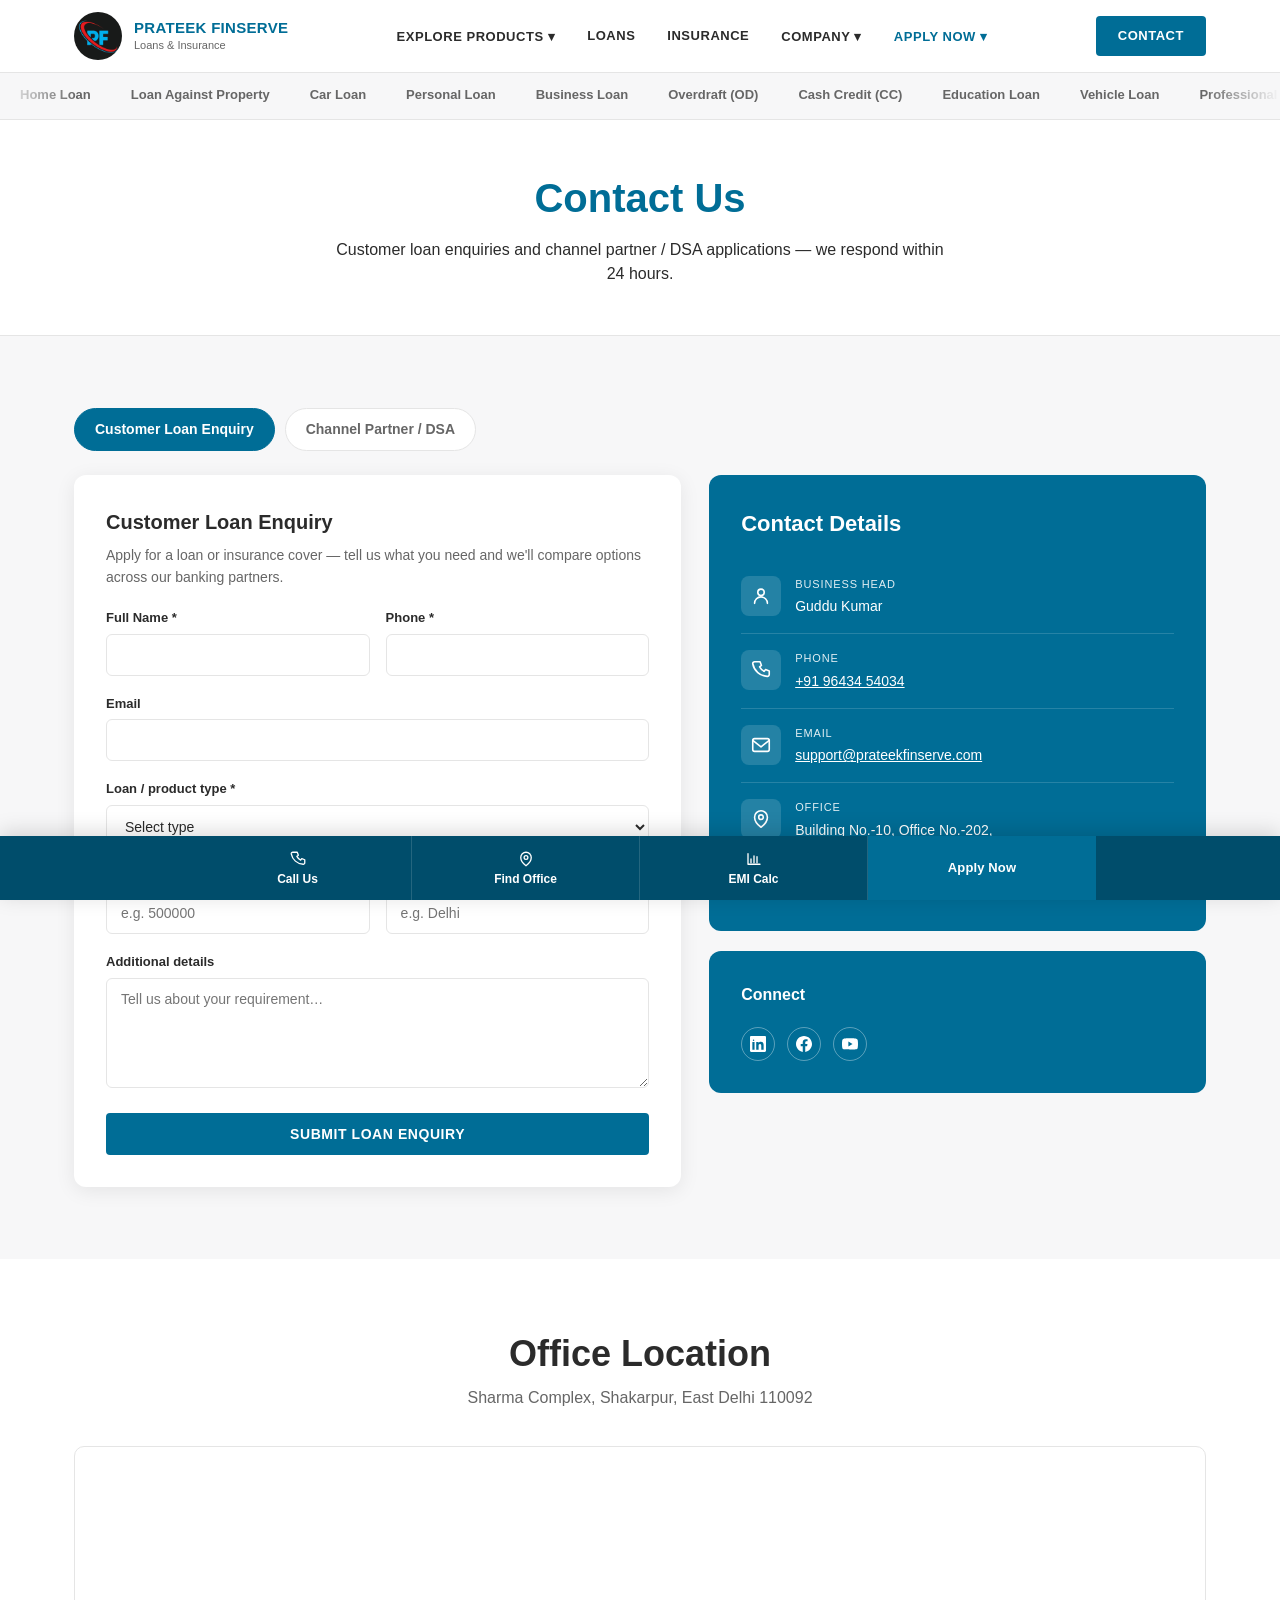
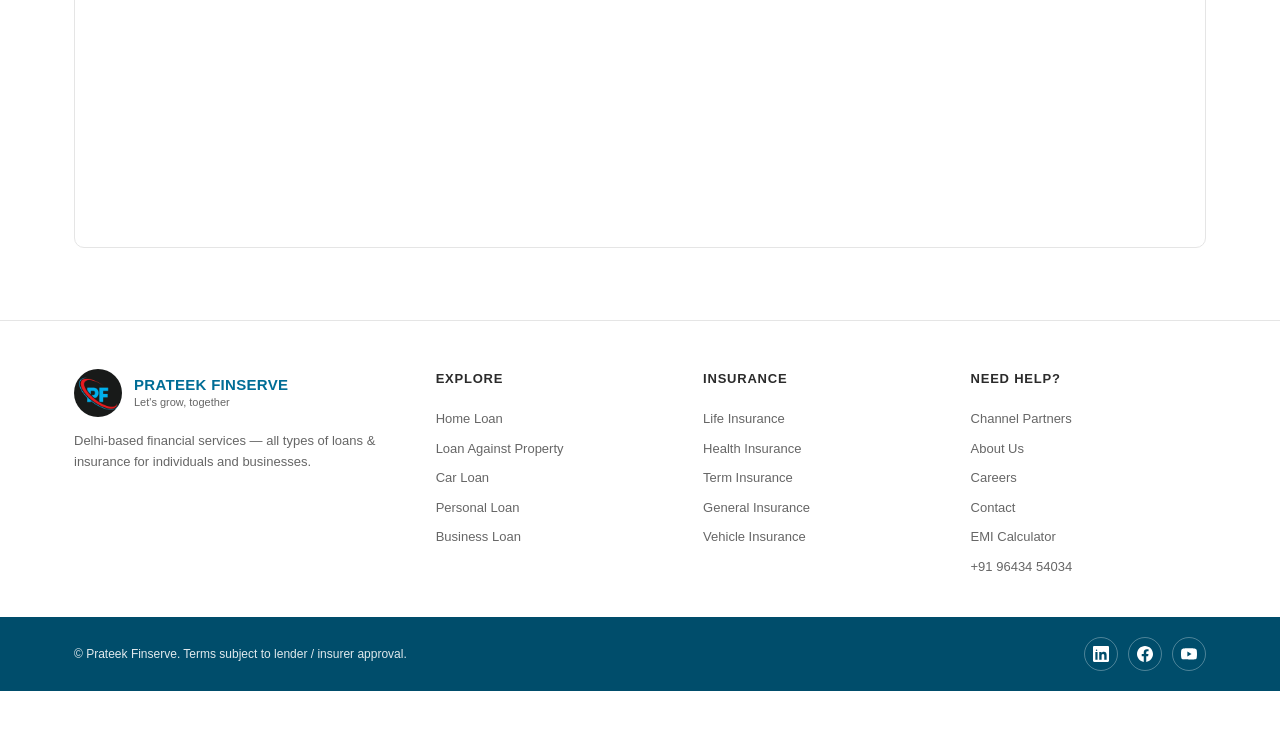
<file: contact.html>
<!DOCTYPE html>
<html lang="en">
<head>
  <meta charset="UTF-8">
  <meta name="viewport" content="width=device-width, initial-scale=1.0">
  <title>Contact Us &mdash; Prateek Finserve</title>
  <meta name="description" content="Contact Prateek Finserve for loans and insurance. Shakarpur, East Delhi. Call +91 96434 54034.">
  <meta name="robots" content="index, follow">
  <meta name="author" content="Prateek Finserve">
  <meta name="theme-color" content="#00b1ef">
  <link rel="canonical" href="https://www.prateekfinserve.com/contact">
  <link rel="icon" href="assets/favicon.ico" sizes="any">
  <link rel="icon" href="assets/favicon.svg" type="image/svg+xml">
  <link rel="icon" href="assets/favicon-32x32.png" type="image/png" sizes="32x32">
  <link rel="icon" href="assets/favicon-16x16.png" type="image/png" sizes="16x16">
  <link rel="apple-touch-icon" href="assets/apple-touch-icon.png">
  <link rel="manifest" href="site.webmanifest">
  <meta property="og:type" content="website">
  <meta property="og:site_name" content="Prateek Finserve">
  <meta property="og:title" content="Contact Us &mdash; Prateek Finserve">
  <meta property="og:description" content="Contact Prateek Finserve for loans and insurance. Shakarpur, East Delhi. Call +91 96434 54034.">
  <meta property="og:url" content="https://www.prateekfinserve.com/contact">
  <meta property="og:image" content="https://www.prateekfinserve.com/assets/images/og-image.jpg">
  <meta property="og:locale" content="en_IN">
  <meta name="twitter:card" content="summary_large_image">
  <meta name="twitter:title" content="Contact Us &mdash; Prateek Finserve">
  <meta name="twitter:description" content="Contact Prateek Finserve for loans and insurance. Shakarpur, East Delhi. Call +91 96434 54034.">
  <meta name="twitter:image" content="https://www.prateekfinserve.com/assets/images/og-image.jpg">
  <link rel="stylesheet" href="css/style.css">
  <link rel="stylesheet" href="css/icons.css">
</head>
<body>

<header class="header">
  <div class="container header-inner">
    <a href="/" class="logo">
      <img src="assets/logo.png" alt="Prateek Finserve">
      <div class="logo-text"><b>PRATEEK FINSERVE</b><span>Loans &amp; Insurance</span></div>
    </a>
    <ul class="nav-main">
      <li>
        <button type="button">Explore Products &#9662;</button>
        <div class="dropdown">
          <a href="/loans">All Loans</a>
          <a href="/insurance">All Insurance</a>
          <a href="/loans#home">Home Loan</a>
          <a href="/loans#personal">Personal Loan</a>
          <a href="/insurance#health">Health Insurance</a>
          <a href="/#calculator">EMI Calculator</a>
        </div>
      </li>
      <li><a href="/loans">Loans</a></li>
      <li><a href="/insurance">Insurance</a></li>
      <li>
        <button type="button">Company &#9662;</button>
        <div class="dropdown">
          <a href="/about">About Us</a>
          <a href="/partners">Partners</a>
          <a href="careers.html">Careers</a>
        </div>
      </li>
      <li>
        <button type="button" class="active">Apply Now &#9662;</button>
        <div class="dropdown">
          <a href="#loan-enquiry">Customer Loan Enquiry</a>
          <a href="#partner-enquiry">Channel Partner / DSA</a>
        </div>
      </li>
    </ul>
    <div class="header-actions">
      <a href="/contact" class="btn-login">Contact</a>
      <button class="menu-toggle" id="menuToggle" aria-label="Menu">&#9776;</button>
    </div>
  </div>
</header>

<nav class="sub-nav" aria-label="Product quick links">
  <div class="sub-nav-marquee marquee marquee--continuous">
    <div class="marquee__track">
      <a href="/loans#home">Home Loan</a>
      <a href="/loans#lap">Loan Against Property</a>
      <a href="/loans#car">Car Loan</a>
      <a href="/loans#personal">Personal Loan</a>
      <a href="/loans#business">Business Loan</a>
      <a href="/loans#od">Overdraft (OD)</a>
      <a href="/loans#cc">Cash Credit (CC)</a>
      <a href="/loans#education">Education Loan</a>
      <a href="/loans#vehicle">Vehicle Loan</a>
      <a href="/loans#professional">Professional Loan</a>
      <a href="/loans#machinery">Machinery Loan</a>
      <a href="/loans#gold">Gold Loan</a>
      <a href="/insurance#life">Life Insurance</a>
      <a href="/insurance#health">Health Insurance</a>
      <a href="/insurance#term">Term Insurance</a>
      <a href="/loans#home">Home Loan</a>
      <a href="/loans#lap">Loan Against Property</a>
      <a href="/loans#car">Car Loan</a>
      <a href="/loans#personal">Personal Loan</a>
      <a href="/loans#business">Business Loan</a>
      <a href="/loans#od">Overdraft (OD)</a>
      <a href="/loans#cc">Cash Credit (CC)</a>
      <a href="/loans#education">Education Loan</a>
      <a href="/loans#vehicle">Vehicle Loan</a>
      <a href="/loans#professional">Professional Loan</a>
      <a href="/loans#machinery">Machinery Loan</a>
      <a href="/loans#gold">Gold Loan</a>
      <a href="/insurance#life">Life Insurance</a>
      <a href="/insurance#health">Health Insurance</a>
      <a href="/insurance#term">Term Insurance</a>
    </div>
  </div>
</nav>

<div class="mobile-nav" id="mobileNav">
  <div class="mobile-nav-panel">
    <button class="mobile-nav-close" id="mobileNavClose" aria-label="Close">&times;</button>
    <ul class="mobile-nav-links">
      <li><a href="/">Home</a></li>
      <li class="mobile-nav-group">
        <button type="button" class="mobile-nav-toggle" aria-expanded="false">Explore Products &#9662;</button>
        <ul class="mobile-nav-sub">
          <li><a href="/loans">All Loans</a></li>
          <li><a href="/insurance">All Insurance</a></li>
          <li><a href="/loans#home">Home Loan</a></li>
          <li><a href="/loans#personal">Personal Loan</a></li>
          <li><a href="/insurance#health">Health Insurance</a></li>
          <li><a href="/#calculator">EMI Calculator</a></li>
        </ul>
      </li>
      <li><a href="/loans">Loans</a></li>
      <li><a href="/insurance">Insurance</a></li>
      <li class="mobile-nav-group">
        <button type="button" class="mobile-nav-toggle" aria-expanded="false">Company &#9662;</button>
        <ul class="mobile-nav-sub">
          <li><a href="/about">About Us</a></li>
          <li><a href="/partners">Partners</a></li>
          <li><a href="careers.html">Careers</a></li>
        </ul>
      </li>
      <li class="mobile-nav-group">
        <button type="button" class="mobile-nav-toggle" aria-expanded="false">Apply Now &#9662;</button>
        <ul class="mobile-nav-sub">
          <li><a href="#loan-enquiry">Customer Loan Enquiry</a></li>
          <li><a href="#partner-enquiry">Channel Partner / DSA</a></li>
        </ul>
      </li>
    </ul>
  </div>
</div>

<section class="page-banner">
  <div class="container">
    <h1><span class="banner-mark">Contact Us</span></h1>
    <p><span class="banner-mark-sub">Customer loan enquiries and channel partner / DSA applications &mdash; we respond within 24 hours.</span></p>
  </div>
</section>

<section class="section section-alt">
  <div class="container">
    <div class="contact-form-tabs" id="contactFormTabs" role="tablist" aria-label="Enquiry type">
      <a href="#loan-enquiry" class="contact-tab" role="tab" aria-selected="true" aria-controls="loan-enquiry" id="loanEnquiryTab">Customer Loan Enquiry</a>
      <a href="#partner-enquiry" class="contact-tab" role="tab" aria-selected="false" aria-controls="partner-enquiry" id="partnerEnquiryTab">Channel Partner / DSA</a>
    </div>
    <div class="form-grid-2">
      <div class="contact-form-panels">
        <form class="form-card contact-form contact-form-panel" id="loan-enquiry" data-panel="loan" role="tabpanel" aria-labelledby="loanEnquiryTab">
          <h3 style="margin:0 0 8px;font-size:20px;">Customer Loan Enquiry</h3>
          <p class="form-intro">Apply for a loan or insurance cover &mdash; tell us what you need and we'll compare options across our banking partners.</p>
          <div class="form-success">Thank you! Our loan advisor will call you within 24 hours.</div>
          <div class="form-error" hidden>Could not send. Please try again or email support@prateekfinserve.com.</div>
          <input type="hidden" name="enquiryType" value="Customer Loan Enquiry">
          <div class="form-row">
            <div class="form-group">
              <label for="loanName">Full Name *</label>
              <input type="text" id="loanName" name="name" required autocomplete="name">
            </div>
            <div class="form-group">
              <label for="loanPhone">Phone *</label>
              <input type="tel" id="loanPhone" name="phone" required autocomplete="tel">
            </div>
          </div>
          <div class="form-group">
            <label for="loanEmail">Email</label>
            <input type="email" id="loanEmail" name="email" autocomplete="email">
          </div>
          <div class="form-group">
            <label for="loanType">Loan / product type *</label>
            <select id="loanType" name="loanType" required>
              <option value="">Select type</option>
              <optgroup label="Loans">
                <option>Home Loan</option>
                <option>Loan Against Property</option>
                <option>Car / Used Car Loan</option>
                <option>Personal Loan</option>
                <option>Business Loan</option>
                <option>Overdraft (OD)</option>
                <option>Cash Credit (CC)</option>
                <option>Education Loan</option>
                <option>Vehicle Loan</option>
                <option>Professional Loan</option>
                <option>Machinery Loan</option>
                <option>Gold Loan</option>
              </optgroup>
              <optgroup label="Insurance">
                <option>Life Insurance</option>
                <option>Health Insurance</option>
                <option>Term Insurance</option>
                <option>General Insurance</option>
                <option>Vehicle Insurance</option>
              </optgroup>
            </select>
          </div>
          <div class="form-row">
            <div class="form-group">
              <label for="loanAmount">Amount required (&#8377;)</label>
              <input type="number" id="loanAmount" name="amount" placeholder="e.g. 500000">
            </div>
            <div class="form-group">
              <label for="loanCity">City</label>
              <input type="text" id="loanCity" name="city" placeholder="e.g. Delhi">
            </div>
          </div>
          <div class="form-group">
            <label for="loanMessage">Additional details</label>
            <textarea id="loanMessage" name="message" placeholder="Tell us about your requirement…"></textarea>
          </div>
          <button type="submit" class="btn-maroon" style="width:100%;">Submit Loan Enquiry</button>
        </form>

        <form class="form-card contact-form contact-form-panel" id="partner-enquiry" data-panel="partner" role="tabpanel" aria-labelledby="partnerEnquiryTab">
          <h3 style="margin:0 0 8px;font-size:20px;">Channel Partner / DSA Enquiry</h3>
          <p class="form-intro">Join our network as a DSA or channel partner &mdash; multi-bank access, file support and performance-based payouts.</p>
          <div class="form-success">Thank you! Our partnerships team will contact you within 24 hours.</div>
          <div class="form-error" hidden>Could not send. Please try again or email support@prateekfinserve.com.</div>
          <input type="hidden" name="enquiryType" value="Channel Partner / DSA Enquiry">
          <div class="form-row">
            <div class="form-group">
              <label for="partnerName">Full Name *</label>
              <input type="text" id="partnerName" name="name" required autocomplete="name">
            </div>
            <div class="form-group">
              <label for="partnerPhone">Phone *</label>
              <input type="tel" id="partnerPhone" name="phone" required autocomplete="tel">
            </div>
          </div>
          <div class="form-group">
            <label for="partnerEmail">Email *</label>
            <input type="email" id="partnerEmail" name="email" required autocomplete="email">
          </div>
          <div class="form-row">
            <div class="form-group">
              <label for="partnerCity">City *</label>
              <input type="text" id="partnerCity" name="city" required placeholder="e.g. Delhi">
            </div>
            <div class="form-group">
              <label for="partnerType">Partnership type *</label>
              <select id="partnerType" name="partnerType" required>
                <option value="">Select type</option>
                <option>DSA (Direct Selling Agent)</option>
                <option>Channel Partner</option>
                <option>Sub-broker / Associate</option>
                <option>Existing Agent (switching)</option>
                <option>Other</option>
              </select>
            </div>
          </div>
          <div class="form-row">
            <div class="form-group">
              <label for="partnerExperience">Experience in finance</label>
              <select id="partnerExperience" name="experience">
                <option value="">Select (optional)</option>
                <option>Fresher / New to DSA</option>
                <option>1–3 years</option>
                <option>3–5 years</option>
                <option>5+ years</option>
              </select>
            </div>
            <div class="form-group">
              <label for="partnerProducts">Products interested in *</label>
              <select id="partnerProducts" name="products" required>
                <option value="">Select</option>
                <option>Loans only</option>
                <option>Insurance only</option>
                <option>Loans &amp; Insurance</option>
              </select>
            </div>
          </div>
          <div class="form-group">
            <label for="partnerMessage">Tell us about yourself *</label>
            <textarea id="partnerMessage" name="message" required placeholder="Current setup, cities you cover, expected volume…"></textarea>
          </div>
          <button type="submit" class="btn-maroon" style="width:100%;">Submit Partner Enquiry</button>
        </form>
      </div>
      <div>
        <div class="contact-side" style="margin-bottom:20px;">
          <h3>Contact Details</h3>
          <div class="ci-row">
            <div class="ci-ico"><svg class="ico" viewBox="0 0 24 24" fill="none" stroke="currentColor" stroke-width="1.75" stroke-linecap="round" stroke-linejoin="round" aria-hidden="true"><circle cx="12" cy="8" r="3.5"/><path d="M5 20a7 7 0 0 1 14 0"/></svg></div>
            <div><div class="ci-label">Business Head</div><div class="ci-value">Guddu Kumar</div></div>
          </div>
          <div class="ci-row">
            <div class="ci-ico"><svg class="ico" viewBox="0 0 24 24" fill="none" stroke="currentColor" stroke-width="1.75" stroke-linecap="round" stroke-linejoin="round" aria-hidden="true"><path d="M7 3h4l1.5 4-2 1.5a12 12 0 0 0 5 5L17 11.5 21 13v4a2 2 0 0 1-2.2 2A17 17 0 0 1 3 5.2 2 2 0 0 1 5 3Z"/></svg></div>
            <div>
              <div class="ci-label">Phone</div>
              <div class="ci-value">
                <a href="tel:+919643454034">+91 96434 54034</a>
              </div>
            </div>
          </div>
          <div class="ci-row">
            <div class="ci-ico"><svg class="ico" viewBox="0 0 24 24" fill="none" stroke="currentColor" stroke-width="1.75" stroke-linecap="round" stroke-linejoin="round" aria-hidden="true"><rect x="3" y="5" width="18" height="14" rx="2"/><path d="m3 7 9 7 9-7"/></svg></div>
            <div><div class="ci-label">Email</div><div class="ci-value"><a href="mailto:support@prateekfinserve.com">support@prateekfinserve.com</a></div></div>
          </div>
          <div class="ci-row">
            <div class="ci-ico"><svg class="ico" viewBox="0 0 24 24" fill="none" stroke="currentColor" stroke-width="1.75" stroke-linecap="round" stroke-linejoin="round" aria-hidden="true"><path d="M12 21s-7-5.2-7-11a7 7 0 1 1 14 0c0 5.8-7 11-7 11Z"/><circle cx="12" cy="10" r="2.5"/></svg></div>
            <div>
              <div class="ci-label">Office</div>
              <div class="ci-value">Building No.-10, Office No.-202,<br>Sharma Complex, Shakarpur,<br>New Delhi East Delhi 110092</div>
            </div>
          </div>
        </div>
        <div class="contact-side">
          <h3 style="font-size:16px;">Connect</h3>
          <div class="social-links" aria-label="Social media">
            <a href="https://www.linkedin.com/in/guddu-kumar-686721104/" target="_blank" rel="noopener noreferrer" aria-label="LinkedIn">
              <svg class="ico ico-social" viewBox="0 0 24 24" fill="currentColor" aria-hidden="true"><path d="M20.447 20.452h-3.554v-5.569c0-1.328-.027-3.037-1.852-3.037-1.853 0-2.136 1.445-2.136 2.939v5.667H9.351V9h3.414v1.561h.046c.477-.9 1.637-1.85 3.37-1.85 3.601 0 4.267 2.37 4.267 5.455v6.286zM5.337 7.433a-1.116 1.116 0 0 1 0-2.232 1.116 1.116 0 0 1 0 2.232zM6.813 20.452H3.555V9h3.258v11.452zM22.225 0H1.771C.792 0 0 .774 0 1.729v20.542C0 23.227.792 24 1.771 24h20.451C23.2 24 24 23.227 24 22.271V1.729C24 .774 23.2 0 22.222 0h.003z"/></svg>
            </a>
            <a href="https://www.facebook.com/profile.php?id=61588281442556" target="_blank" rel="noopener noreferrer" aria-label="Facebook">
              <svg class="ico ico-social" viewBox="0 0 24 24" fill="currentColor" aria-hidden="true"><path d="M24 12.073c0-6.627-5.373-12-12-12s-12 5.373-12 12c0 5.99 4.388 10.954 10.125 11.854v-8.385H7.078v-3.47h3.047V9.43c0-3.007 1.792-4.669 4.533-4.669 1.312 0 2.686.235 2.686.235v2.953H15.83c-1.491 0-1.956.925-1.956 1.874v2.25h3.328l-.532 3.47h-2.796v8.385C19.612 23.027 24 18.062 24 12.073z"/></svg>
            </a>
            <a href="https://www.youtube.com/@prateekfinserve" target="_blank" rel="noopener noreferrer" aria-label="YouTube">
              <svg class="ico ico-social" viewBox="0 0 24 24" fill="currentColor" aria-hidden="true"><path d="M23.498 6.186a3.016 3.016 0 0 0-2.122-2.136C19.505 3.545 12 3.545 12 3.545s-7.505 0-9.377.505A3.017 3.017 0 0 0 .502 6.186C0 8.07 0 12 0 12s0 3.93.502 5.814a3.016 3.016 0 0 0 2.122 2.136c1.871.505 9.376.505 9.376.505s7.505 0 9.377-.505a3.015 3.015 0 0 0 2.122-2.136C24 15.93 24 12 24 12s0-3.93-.502-5.814zM9.545 15.568V8.432L15.818 12l-6.273 3.568z"/></svg>
            </a>
          </div>
        </div>
      </div>
    </div>
  </div>
</section>

<section class="section">
  <div class="container">
    <div class="section-head center">
      <h2>Office Location</h2>
      <p>Sharma Complex, Shakarpur, East Delhi 110092</p>
    </div>
    <div style="border-radius:10px;overflow:hidden;border:1px solid var(--border);">
      <iframe
        src="https://maps.google.com/maps?q=Sharma+Complex+Shakarpur+New+Delhi+110092&output=embed"
        width="100%" height="400" style="border:0;display:block;"
        allowfullscreen loading="lazy"
        title="Prateek Finserve Office"></iframe>
    </div>
  </div>
</section>

<footer class="footer">
  <div class="container footer-grid">
    <div class="footer-brand">
      <a href="/" class="logo">
        <img src="assets/logo.png" alt="Prateek Finserve">
        <div class="logo-text"><b>PRATEEK FINSERVE</b><span>Let's grow, together</span></div>
      </a>
      <p>Delhi-based financial services &mdash; all types of loans &amp; insurance for individuals and businesses.</p>
    </div>
    <div>
      <h4>Explore</h4>
      <ul class="footer-links">
        <li><a href="/loans#home">Home Loan</a></li>
        <li><a href="/loans#lap">Loan Against Property</a></li>
        <li><a href="/loans#car">Car Loan</a></li>
        <li><a href="/loans#personal">Personal Loan</a></li>
        <li><a href="/loans#business">Business Loan</a></li>
      </ul>
    </div>
    <div>
      <h4>Insurance</h4>
      <ul class="footer-links">
        <li><a href="/insurance#life">Life Insurance</a></li>
        <li><a href="/insurance#health">Health Insurance</a></li>
        <li><a href="/insurance#term">Term Insurance</a></li>
        <li><a href="/insurance#general">General Insurance</a></li>
        <li><a href="/insurance#vehicle">Vehicle Insurance</a></li>
      </ul>
    </div>
    <div>
      <h4>Need Help?</h4>
      <ul class="footer-links">
        <li><a href="/partners">Channel Partners</a></li>
        <li><a href="/about">About Us</a></li>
        <li><a href="careers.html">Careers</a></li>
        <li><a href="/contact">Contact</a></li>
        <li><a href="/#calculator">EMI Calculator</a></li>
        <li><a href="tel:+919643454034">+91 96434 54034</a></li>
      </ul>
    </div>
  </div>
  <div class="footer-bottom">
    <div class="container footer-bottom-inner">
      <span>&copy; <span data-year></span> Prateek Finserve. Terms subject to lender / insurer approval.</span>
      <div class="footer-social social-links" aria-label="Social media">
        <a href="https://www.linkedin.com/in/guddu-kumar-686721104/" target="_blank" rel="noopener noreferrer" aria-label="LinkedIn">
          <svg class="ico ico-social" viewBox="0 0 24 24" fill="currentColor" aria-hidden="true"><path d="M20.447 20.452h-3.554v-5.569c0-1.328-.027-3.037-1.852-3.037-1.853 0-2.136 1.445-2.136 2.939v5.667H9.351V9h3.414v1.561h.046c.477-.9 1.637-1.85 3.37-1.85 3.601 0 4.267 2.37 4.267 5.455v6.286zM5.337 7.433a-1.116 1.116 0 0 1 0-2.232 1.116 1.116 0 0 1 0 2.232zM6.813 20.452H3.555V9h3.258v11.452zM22.225 0H1.771C.792 0 0 .774 0 1.729v20.542C0 23.227.792 24 1.771 24h20.451C23.2 24 24 23.227 24 22.271V1.729C24 .774 23.2 0 22.222 0h.003z"/></svg>
        </a>
        <a href="https://www.facebook.com/profile.php?id=61588281442556" target="_blank" rel="noopener noreferrer" aria-label="Facebook">
          <svg class="ico ico-social" viewBox="0 0 24 24" fill="currentColor" aria-hidden="true"><path d="M24 12.073c0-6.627-5.373-12-12-12s-12 5.373-12 12c0 5.99 4.388 10.954 10.125 11.854v-8.385H7.078v-3.47h3.047V9.43c0-3.007 1.792-4.669 4.533-4.669 1.312 0 2.686.235 2.686.235v2.953H15.83c-1.491 0-1.956.925-1.956 1.874v2.25h3.328l-.532 3.47h-2.796v8.385C19.612 23.027 24 18.062 24 12.073z"/></svg>
        </a>
        <a href="https://www.youtube.com/@prateekfinserve" target="_blank" rel="noopener noreferrer" aria-label="YouTube">
          <svg class="ico ico-social" viewBox="0 0 24 24" fill="currentColor" aria-hidden="true"><path d="M23.498 6.186a3.016 3.016 0 0 0-2.122-2.136C19.505 3.545 12 3.545 12 3.545s-7.505 0-9.377.505A3.017 3.017 0 0 0 .502 6.186C0 8.07 0 12 0 12s0 3.93.502 5.814a3.016 3.016 0 0 0 2.122 2.136c1.871.505 9.376.505 9.376.505s7.505 0 9.377-.505a3.015 3.015 0 0 0 2.122-2.136C24 15.93 24 12 24 12s0-3.93-.502-5.814zM9.545 15.568V8.432L15.818 12l-6.273 3.568z"/></svg>
        </a>
      </div>
    </div>
  </div>
</footer>

<div class="sticky-bar">
  <div class="container sticky-bar-inner">
    <a href="tel:+919643454034"><svg class="ico" viewBox="0 0 24 24" fill="none" stroke="currentColor" stroke-width="1.75" stroke-linecap="round" stroke-linejoin="round" aria-hidden="true"><path d="M7 3h4l1.5 4-2 1.5a12 12 0 0 0 5 5L17 11.5 21 13v4a2 2 0 0 1-2.2 2A17 17 0 0 1 3 5.2 2 2 0 0 1 5 3Z"/></svg><span class="label">Call Us</span></a>
    <a href="/contact"><svg class="ico" viewBox="0 0 24 24" fill="none" stroke="currentColor" stroke-width="1.75" stroke-linecap="round" stroke-linejoin="round" aria-hidden="true"><path d="M12 21s-7-5.2-7-11a7 7 0 1 1 14 0c0 5.8-7 11-7 11Z"/><circle cx="12" cy="10" r="2.5"/></svg><span class="label">Find Office</span></a>
    <a href="/#calculator"><svg class="ico" viewBox="0 0 24 24" fill="none" stroke="currentColor" stroke-width="1.75" stroke-linecap="round" stroke-linejoin="round" aria-hidden="true"><path d="M4 19V5M4 19h16"/><path d="M8 17v-5M12 17V8M16 17v-8"/></svg><span class="label">EMI Calc</span></a>
    <a href="/contact">Apply Now</a>
  </div>
</div>

<script src="js/main.js"></script>
</body>
</html>
</file>
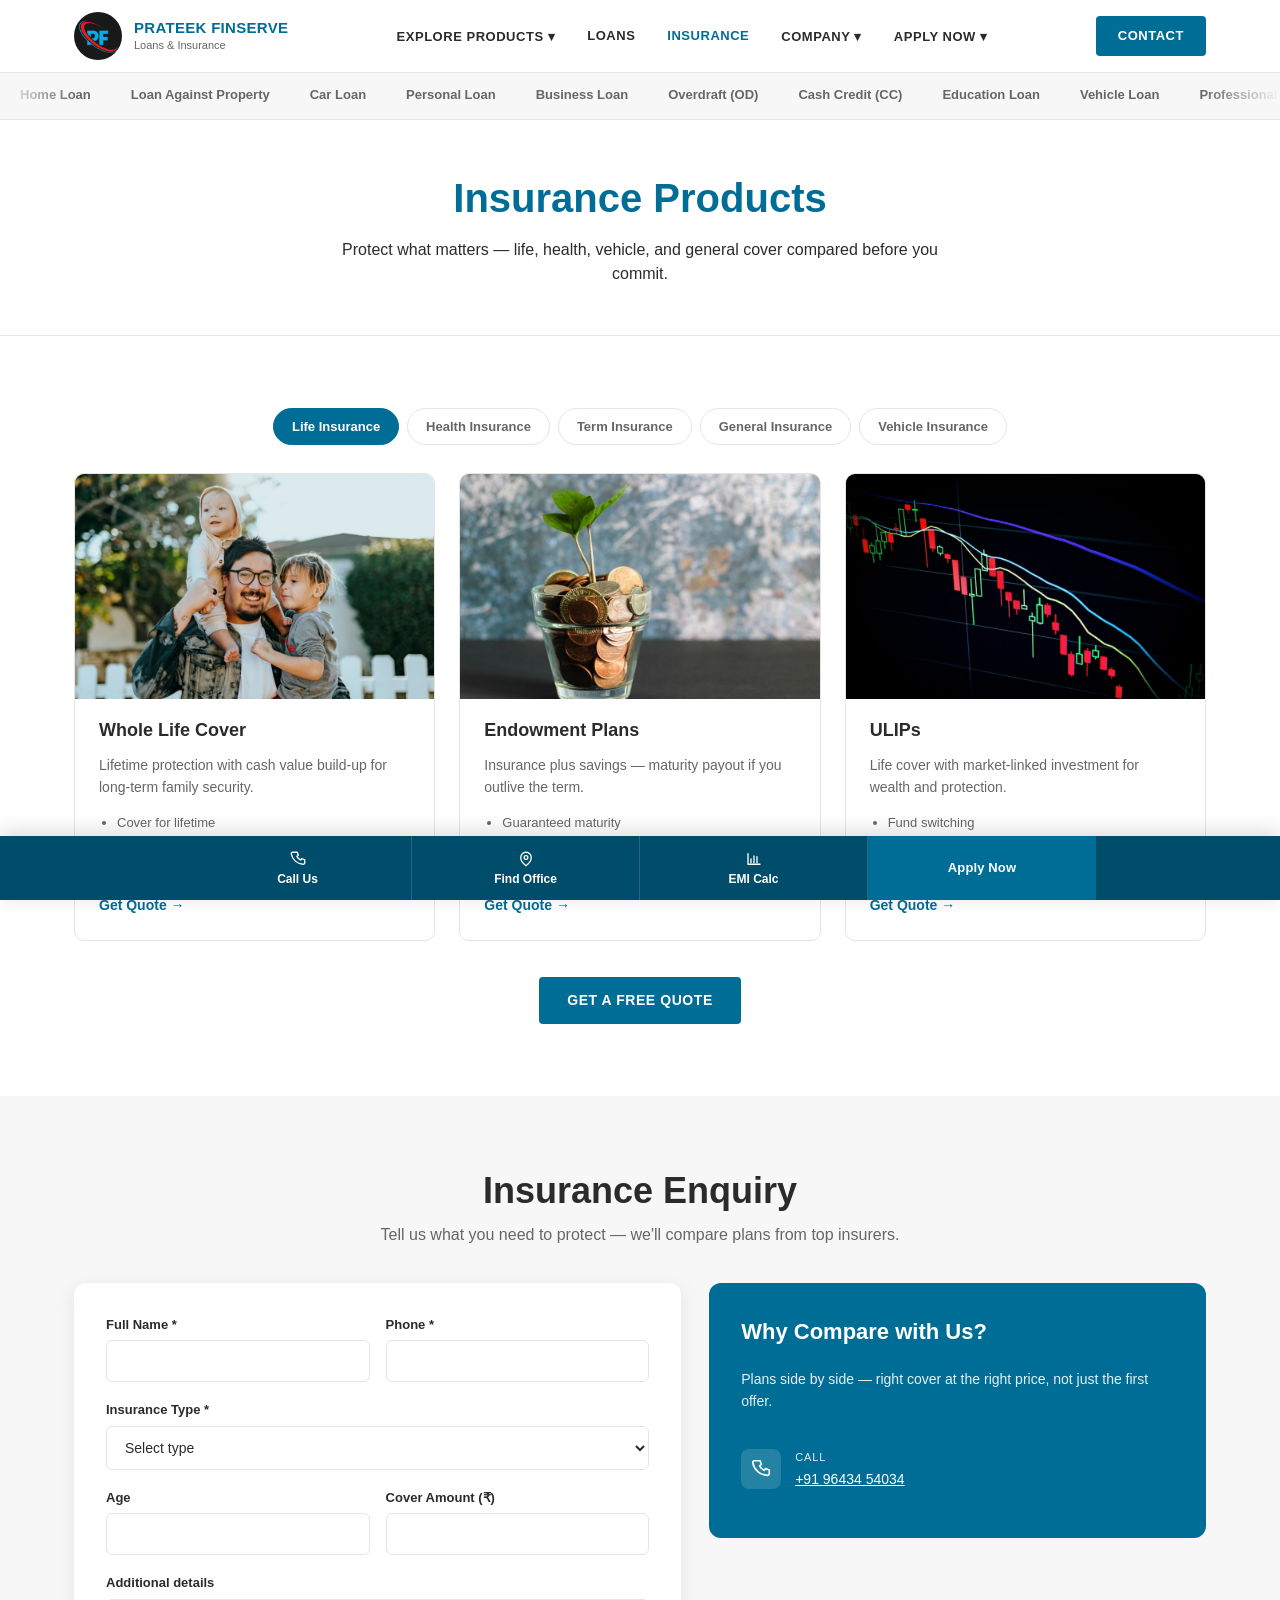
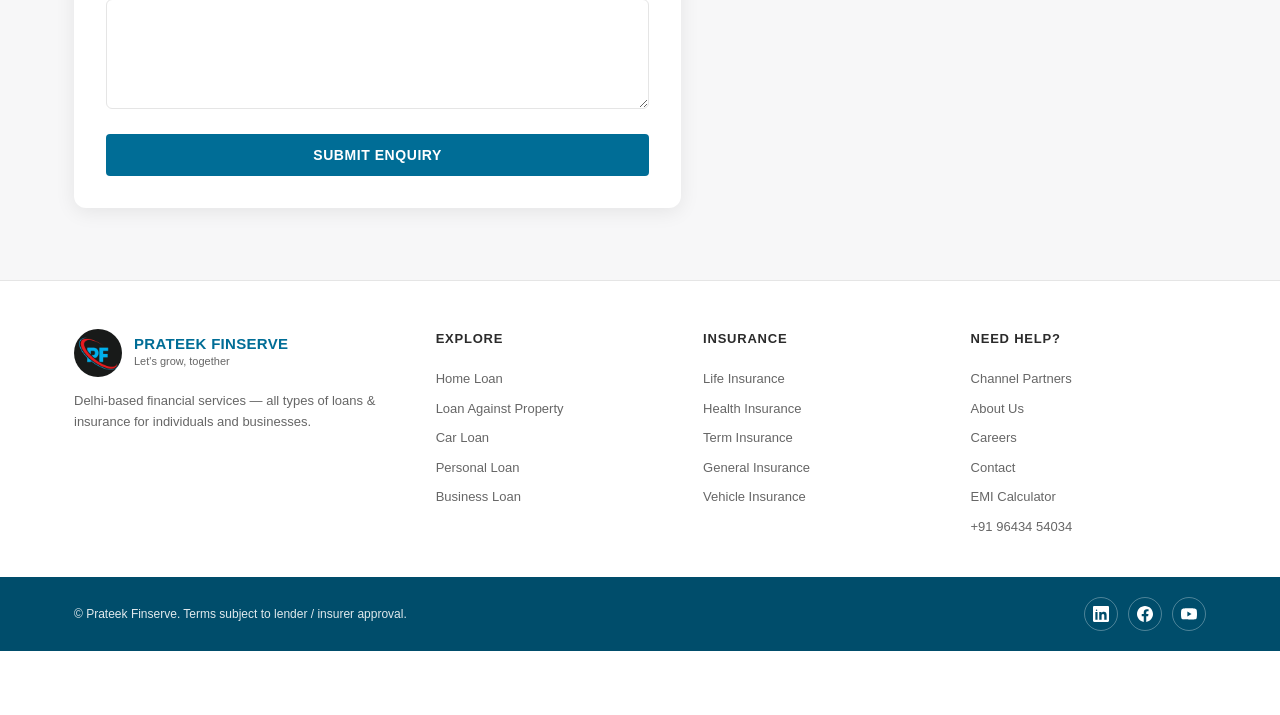
<file: insurance.html>
<!DOCTYPE html>
<html lang="en">
<head>
  <meta charset="UTF-8">
  <meta name="viewport" content="width=device-width, initial-scale=1.0">
  <title>Insurance &mdash; Prateek Finserve | Life, Health, Term &amp; More</title>
  <meta name="description" content="Life, term, health, vehicle and general insurance through Prateek Finserve, Delhi.">
  <meta name="robots" content="index, follow">
  <meta name="author" content="Prateek Finserve">
  <meta name="theme-color" content="#00b1ef">
  <link rel="canonical" href="https://www.prateekfinserve.com/insurance">
  <link rel="icon" href="assets/favicon.ico" sizes="any">
  <link rel="icon" href="assets/favicon.svg" type="image/svg+xml">
  <link rel="icon" href="assets/favicon-32x32.png" type="image/png" sizes="32x32">
  <link rel="icon" href="assets/favicon-16x16.png" type="image/png" sizes="16x16">
  <link rel="apple-touch-icon" href="assets/apple-touch-icon.png">
  <link rel="manifest" href="site.webmanifest">
  <meta property="og:type" content="website">
  <meta property="og:site_name" content="Prateek Finserve">
  <meta property="og:title" content="Insurance &mdash; Prateek Finserve | Life, Health, Term &amp; More">
  <meta property="og:description" content="Life, term, health, vehicle and general insurance through Prateek Finserve, Delhi.">
  <meta property="og:url" content="https://www.prateekfinserve.com/insurance">
  <meta property="og:image" content="https://www.prateekfinserve.com/assets/images/og-image.jpg">
  <meta property="og:locale" content="en_IN">
  <meta name="twitter:card" content="summary_large_image">
  <meta name="twitter:title" content="Insurance &mdash; Prateek Finserve | Life, Health, Term &amp; More">
  <meta name="twitter:description" content="Life, term, health, vehicle and general insurance through Prateek Finserve, Delhi.">
  <meta name="twitter:image" content="https://www.prateekfinserve.com/assets/images/og-image.jpg">
  <link rel="stylesheet" href="css/style.css">
  <link rel="stylesheet" href="css/icons.css">
</head>
<body>

<header class="header">
  <div class="container header-inner">
    <a href="/" class="logo">
      <img src="assets/logo.png" alt="Prateek Finserve">
      <div class="logo-text"><b>PRATEEK FINSERVE</b><span>Loans &amp; Insurance</span></div>
    </a>
        <ul class="nav-main">
      <li>
        <button type="button">Explore Products &#9662;</button>
        <div class="dropdown">
          <a href="/loans">All Loans</a>
          <a href="/insurance">All Insurance</a>
          <a href="/loans#home">Home Loan</a>
          <a href="/loans#personal">Personal Loan</a>
          <a href="/insurance#health">Health Insurance</a>
          <a href="/#calculator">EMI Calculator</a>
        </div>
      </li>
      <li><a href="/loans">Loans</a></li>
      <li><a href="/insurance" class="active">Insurance</a></li>
      <li>
        <button type="button">Company &#9662;</button>
        <div class="dropdown">
          <a href="/about">About Us</a>
          <a href="/partners">Partners</a>
          <a href="careers.html">Careers</a>
        </div>
      </li>
      <li>
        <button type="button">Apply Now &#9662;</button>
        <div class="dropdown">
          <a href="contact.html#loan-enquiry">Customer Loan Enquiry</a>
          <a href="contact.html#partner-enquiry">Channel Partner / DSA</a>
        </div>
      </li>
    </ul>
    <div class="header-actions">
      <a href="/contact" class="btn-login">Contact</a>
      <button class="menu-toggle" id="menuToggle" aria-label="Menu">&#9776;</button>
    </div>
  </div>
</header>

<nav class="sub-nav" aria-label="Product quick links">
  <div class="sub-nav-marquee marquee marquee--continuous">
    <div class="marquee__track">
      <a href="/loans#home">Home Loan</a>
      <a href="/loans#lap">Loan Against Property</a>
      <a href="/loans#car">Car Loan</a>
      <a href="/loans#personal">Personal Loan</a>
      <a href="/loans#business">Business Loan</a>
      <a href="/loans#od">Overdraft (OD)</a>
      <a href="/loans#cc">Cash Credit (CC)</a>
      <a href="/loans#education">Education Loan</a>
      <a href="/loans#vehicle">Vehicle Loan</a>
      <a href="/loans#professional">Professional Loan</a>
      <a href="/loans#machinery">Machinery Loan</a>
      <a href="/loans#gold">Gold Loan</a>
      <a href="/insurance#life">Life Insurance</a>
      <a href="/insurance#health">Health Insurance</a>
      <a href="/insurance#term">Term Insurance</a>
      <a href="/loans#home">Home Loan</a>
      <a href="/loans#lap">Loan Against Property</a>
      <a href="/loans#car">Car Loan</a>
      <a href="/loans#personal">Personal Loan</a>
      <a href="/loans#business">Business Loan</a>
      <a href="/loans#od">Overdraft (OD)</a>
      <a href="/loans#cc">Cash Credit (CC)</a>
      <a href="/loans#education">Education Loan</a>
      <a href="/loans#vehicle">Vehicle Loan</a>
      <a href="/loans#professional">Professional Loan</a>
      <a href="/loans#machinery">Machinery Loan</a>
      <a href="/loans#gold">Gold Loan</a>
      <a href="/insurance#life">Life Insurance</a>
      <a href="/insurance#health">Health Insurance</a>
      <a href="/insurance#term">Term Insurance</a>
    </div>
  </div>
</nav>

<div class="mobile-nav" id="mobileNav">
  <div class="mobile-nav-panel">
    <button class="mobile-nav-close" id="mobileNavClose" aria-label="Close">&times;</button>
    <ul class="mobile-nav-links">
      <li><a href="/">Home</a></li>
      <li class="mobile-nav-group">
        <button type="button" class="mobile-nav-toggle" aria-expanded="false">Explore Products &#9662;</button>
        <ul class="mobile-nav-sub">
          <li><a href="/loans">All Loans</a></li>
          <li><a href="/insurance">All Insurance</a></li>
          <li><a href="/loans#home">Home Loan</a></li>
          <li><a href="/loans#personal">Personal Loan</a></li>
          <li><a href="/insurance#health">Health Insurance</a></li>
          <li><a href="/#calculator">EMI Calculator</a></li>
        </ul>
      </li>
      <li><a href="/loans">Loans</a></li>
      <li><a href="/insurance">Insurance</a></li>
      <li class="mobile-nav-group">
        <button type="button" class="mobile-nav-toggle" aria-expanded="false">Company &#9662;</button>
        <ul class="mobile-nav-sub">
          <li><a href="/about">About Us</a></li>
          <li><a href="/partners">Partners</a></li>
          <li><a href="careers.html">Careers</a></li>
        </ul>
      </li>
      <li class="mobile-nav-group">
        <button type="button" class="mobile-nav-toggle" aria-expanded="false">Apply Now &#9662;</button>
        <ul class="mobile-nav-sub">
          <li><a href="contact.html#loan-enquiry">Customer Loan Enquiry</a></li>
          <li><a href="contact.html#partner-enquiry">Channel Partner / DSA</a></li>
        </ul>
      </li>
    </ul>
  </div>
</div>

<section class="page-banner">
  <div class="container">
    <h1><span class="banner-mark">Insurance Products</span></h1>
    <p><span class="banner-mark-sub">Protect what matters &mdash; life, health, vehicle, and general cover compared before you commit.</span></p>
  </div>
</section>

<section class="section">
  <div class="container">
    <div class="tabs-nav" id="tabsNav">
      <button type="button" class="tab-btn active" data-cat="life">Life Insurance</button>
      <button type="button" class="tab-btn" data-cat="health">Health Insurance</button>
      <button type="button" class="tab-btn" data-cat="term">Term Insurance</button>
      <button type="button" class="tab-btn" data-cat="general">General Insurance</button>
      <button type="button" class="tab-btn" data-cat="vehicle">Vehicle Insurance</button>
    </div>
    <div id="tabPanels">
      <div class="tab-panel active" data-panel="life" id="life">
        <div class="product-card">
          <div class="card-media"><img src="assets/images/products/ins-whole-life.jpg" alt="Family protected with whole life insurance" loading="lazy" width="600" height="360"></div>
          <h3>Whole Life Cover</h3>
          <p>Lifetime protection with cash value build-up for long-term family security.</p>
          <ul><li>Cover for lifetime</li><li>Maturity benefits</li><li>Loan against policy</li></ul>
          <a href="/contact" class="link">Get Quote &rarr;</a>
        </div>
        <div class="product-card">
          <div class="card-media"><img src="assets/images/products/ins-endowment.jpg" alt="Savings and endowment plan planning" loading="lazy" width="600" height="360"></div>
          <h3>Endowment Plans</h3>
          <p>Insurance plus savings &mdash; maturity payout if you outlive the term.</p>
          <ul><li>Guaranteed maturity</li><li>Death benefit</li><li>Tax benefits under 80C</li></ul>
          <a href="/contact" class="link">Get Quote &rarr;</a>
        </div>
        <div class="product-card">
          <div class="card-media"><img src="assets/images/products/ins-ulip.jpg" alt="Market investment charts for ULIP plans" loading="lazy" width="600" height="360"></div>
          <h3>ULIPs</h3>
          <p>Life cover with market-linked investment for wealth and protection.</p>
          <ul><li>Fund switching</li><li>Partial withdrawal</li><li>Market-linked returns</li></ul>
          <a href="/contact" class="link">Get Quote &rarr;</a>
        </div>
      </div>
      <div class="tab-panel" data-panel="term" id="term">
        <div class="product-card">
          <div class="card-media"><img src="assets/images/products/ins-pure-term.jpg" alt="Parents with child representing term life cover" loading="lazy" width="600" height="360"></div>
          <h3>Pure Term Plan</h3>
          <p>Highest cover at the lowest premium &mdash; payout to nominee on death during term.</p>
          <ul><li>Most affordable cover</li><li>High sum assured</li><li>No maturity value</li></ul>
          <a href="/contact" class="link">Get Quote &rarr;</a>
        </div>
        <div class="product-card">
          <div class="card-media"><img src="assets/images/products/ins-rop.jpg" alt="Money returned with return of premium term plan" loading="lazy" width="600" height="360"></div>
          <h3>Return of Premium</h3>
          <p>Premiums refunded if you outlive the term &mdash; cover plus eventual payout.</p>
          <ul><li>Premium refund on survival</li><li>Full death benefit</li><li>For risk-averse buyers</li></ul>
          <a href="/contact" class="link">Get Quote &rarr;</a>
        </div>
        <div class="product-card">
          <div class="card-media"><img src="assets/images/products/ins-riders.jpg" alt="Doctor consultation for term insurance riders" loading="lazy" width="600" height="360"></div>
          <h3>Term with Riders</h3>
          <p>Add critical illness, accidental death, or disability cover.</p>
          <ul><li>Critical illness rider</li><li>Accidental death</li><li>Waiver of premium</li></ul>
          <a href="/contact" class="link">Get Quote &rarr;</a>
        </div>
      </div>
      <div class="tab-panel" data-panel="health" id="health">
        <div class="product-card">
          <div class="card-media"><img src="assets/images/products/ins-health-individual.jpg" alt="Doctor with patient for individual health insurance" loading="lazy" width="600" height="360"></div>
          <h3>Individual Health</h3>
          <p>Dedicated cover with cashless treatment at network hospitals.</p>
          <ul><li>Customisable sum insured</li><li>Pre &amp; post hospitalisation</li><li>No-claim bonus</li></ul>
          <a href="/contact" class="link">Get Quote &rarr;</a>
        </div>
        <div class="product-card">
          <div class="card-media"><img src="assets/images/products/ins-family-floater.jpg" alt="Happy family for family floater health cover" loading="lazy" width="600" height="360"></div>
          <h3>Family Floater</h3>
          <p>One sum insured shared across the family &mdash; often more economical.</p>
          <ul><li>Spouse &amp; children</li><li>Single family premium</li><li>Restoration benefits</li></ul>
          <a href="/contact" class="link">Get Quote &rarr;</a>
        </div>
        <div class="product-card">
          <div class="card-media"><img src="assets/images/products/ins-critical.jpg" alt="Hospital care for critical illness cover" loading="lazy" width="600" height="360"></div>
          <h3>Critical Illness</h3>
          <p>Lump sum on diagnosis of listed illnesses &mdash; regardless of treatment cost.</p>
          <ul><li>30+ illnesses covered</li><li>Works with base policy</li><li>Immediate payout</li></ul>
          <a href="/contact" class="link">Get Quote &rarr;</a>
        </div>
      </div>
      <div class="tab-panel" data-panel="general" id="general">
        <div class="product-card">
          <div class="card-media"><img src="assets/images/products/ins-home.jpg" alt="Residential home for home insurance" loading="lazy" width="600" height="360"></div>
          <h3>Home Insurance</h3>
          <p>Structure and contents against fire, theft, and natural disasters.</p>
          <ul><li>Structure &amp; contents</li><li>Natural disaster cover</li><li>Often needed for home loans</li></ul>
          <a href="/contact" class="link">Get Quote &rarr;</a>
        </div>
        <div class="product-card">
          <div class="card-media"><img src="assets/images/products/ins-shop.jpg" alt="Retail shop for business insurance" loading="lazy" width="600" height="360"></div>
          <h3>Shop / Business</h3>
          <p>Premises, stock, equipment, and public liability cover.</p>
          <ul><li>Stock &amp; equipment</li><li>Public liability</li><li>Tailored to business type</li></ul>
          <a href="/contact" class="link">Get Quote &rarr;</a>
        </div>
        <div class="product-card">
          <div class="card-media"><img src="assets/images/products/ins-travel.jpg" alt="Airplane wing for travel insurance" loading="lazy" width="600" height="360"></div>
          <h3>Travel Insurance</h3>
          <p>Medical emergencies, trip cancellation, and baggage cover.</p>
          <ul><li>Medical emergency</li><li>Trip cancellation</li><li>Lost baggage</li></ul>
          <a href="/contact" class="link">Get Quote &rarr;</a>
        </div>
      </div>
      <div class="tab-panel" data-panel="vehicle" id="vehicle">
        <div class="product-card">
          <div class="card-media"><img src="assets/images/products/ins-car-comp.jpg" alt="Car for comprehensive motor insurance" loading="lazy" width="600" height="360"></div>
          <h3>Comprehensive Cover</h3>
          <p>Own damage plus third-party with add-ons like zero depreciation.</p>
          <ul><li>Own damage + TP</li><li>Cashless garages</li><li>Zero dep add-on</li></ul>
          <a href="/contact" class="link">Get Quote &rarr;</a>
        </div>
        <div class="product-card">
          <div class="card-media"><img src="assets/images/products/ins-car-tp.jpg" alt="Cars on road for third-party insurance" loading="lazy" width="600" height="360"></div>
          <h3>Third-Party Only</h3>
          <p>Legal minimum cover at a lower premium.</p>
          <ul><li>Mandatory by law</li><li>Lower premium</li><li>Third-party liability</li></ul>
          <a href="/contact" class="link">Get Quote &rarr;</a>
        </div>
        <div class="product-card">
          <div class="card-media"><img src="assets/images/products/ins-used-car.jpg" alt="Used car for pre-owned vehicle insurance" loading="lazy" width="600" height="360"></div>
          <h3>Used Car Insurance</h3>
          <p>Cover for pre-owned vehicles &mdash; transfer or fresh policy.</p>
          <ul><li>Policy transfer</li><li>Fresh used-car policy</li><li>Inspection-based pricing</li></ul>
          <a href="/contact" class="link">Get Quote &rarr;</a>
        </div>
      </div>
    </div>
    <div style="text-align:center;margin-top:36px;">
      <a href="/contact" class="btn-maroon">Get a Free Quote</a>
    </div>
  </div>
</section>

<section class="section section-alt">
  <div class="container">
    <div class="section-head center">
      <h2>Insurance Enquiry</h2>
      <p>Tell us what you need to protect &mdash; we'll compare plans from top insurers.</p>
    </div>
    <div class="form-grid-2">
      <form class="form-card contact-form">
        <div class="form-success">Thank you! Our insurance advisor will contact you shortly.</div>
        <div class="form-row">
          <div class="form-group">
            <label for="name">Full Name *</label>
            <input type="text" id="name" name="name" required>
          </div>
          <div class="form-group">
            <label for="phone">Phone *</label>
            <input type="tel" id="phone" name="phone" required>
          </div>
        </div>
        <div class="form-group">
          <label for="insType">Insurance Type *</label>
          <select id="insType" name="insType" required>
            <option value="">Select type</option>
            <option>Life Insurance</option>
            <option>Health Insurance</option>
            <option>Term Insurance</option>
            <option>General Insurance</option>
            <option>Vehicle Insurance</option>
          </select>
        </div>
        <div class="form-row">
          <div class="form-group">
            <label for="age">Age</label>
            <input type="number" id="age" name="age">
          </div>
          <div class="form-group">
            <label for="cover">Cover Amount (&#8377;)</label>
            <input type="number" id="cover" name="cover">
          </div>
        </div>
        <div class="form-group">
          <label for="message">Additional details</label>
          <textarea id="message" name="message"></textarea>
        </div>
        <button type="submit" class="btn-maroon" style="width:100%;">Submit Enquiry</button>
      </form>
      <div class="contact-side">
        <h3>Why Compare with Us?</h3>
        <p style="opacity:0.9;margin:0 0 20px;line-height:1.6;font-size:14px;">Plans side by side &mdash; right cover at the right price, not just the first offer.</p>
        <div class="ci-row">
          <div class="ci-ico"><svg class="ico" viewBox="0 0 24 24" fill="none" stroke="currentColor" stroke-width="1.75" stroke-linecap="round" stroke-linejoin="round" aria-hidden="true"><path d="M7 3h4l1.5 4-2 1.5a12 12 0 0 0 5 5L17 11.5 21 13v4a2 2 0 0 1-2.2 2A17 17 0 0 1 3 5.2 2 2 0 0 1 5 3Z"/></svg></div>
          <div><div class="ci-label">Call</div><div class="ci-value"><a href="tel:+919643454034">+91 96434 54034</a></div></div>
        </div>
      </div>
    </div>
  </div>
</section>

<footer class="footer">
  <div class="container footer-grid">
    <div class="footer-brand">
      <a href="/" class="logo">
        <img src="assets/logo.png" alt="Prateek Finserve">
        <div class="logo-text"><b>PRATEEK FINSERVE</b><span>Let's grow, together</span></div>
      </a>
      <p>Delhi-based financial services &mdash; all types of loans &amp; insurance for individuals and businesses.</p>
    </div>
    <div>
      <h4>Explore</h4>
      <ul class="footer-links">
        <li><a href="/loans#home">Home Loan</a></li>
        <li><a href="/loans#lap">Loan Against Property</a></li>
        <li><a href="/loans#car">Car Loan</a></li>
        <li><a href="/loans#personal">Personal Loan</a></li>
        <li><a href="/loans#business">Business Loan</a></li>
      </ul>
    </div>
    <div>
      <h4>Insurance</h4>
      <ul class="footer-links">
        <li><a href="/insurance#life">Life Insurance</a></li>
        <li><a href="/insurance#health">Health Insurance</a></li>
        <li><a href="/insurance#term">Term Insurance</a></li>
        <li><a href="/insurance#general">General Insurance</a></li>
        <li><a href="/insurance#vehicle">Vehicle Insurance</a></li>
      </ul>
    </div>
    <div>
      <h4>Need Help?</h4>
      <ul class="footer-links">
        <li><a href="/partners">Channel Partners</a></li>
        <li><a href="/about">About Us</a></li>
        <li><a href="careers.html">Careers</a></li>
        <li><a href="/contact">Contact</a></li>
        <li><a href="/#calculator">EMI Calculator</a></li>
        <li><a href="tel:+919643454034">+91 96434 54034</a></li>
      </ul>
    </div>
  </div>
  <div class="footer-bottom">
    <div class="container footer-bottom-inner">
      <span>&copy; <span data-year></span> Prateek Finserve. Terms subject to lender / insurer approval.</span>
      <div class="footer-social social-links" aria-label="Social media">
        <a href="https://www.linkedin.com/in/guddu-kumar-686721104/" target="_blank" rel="noopener noreferrer" aria-label="LinkedIn">
          <svg class="ico ico-social" viewBox="0 0 24 24" fill="currentColor" aria-hidden="true"><path d="M20.447 20.452h-3.554v-5.569c0-1.328-.027-3.037-1.852-3.037-1.853 0-2.136 1.445-2.136 2.939v5.667H9.351V9h3.414v1.561h.046c.477-.9 1.637-1.85 3.37-1.85 3.601 0 4.267 2.37 4.267 5.455v6.286zM5.337 7.433a-1.116 1.116 0 0 1 0-2.232 1.116 1.116 0 0 1 0 2.232zM6.813 20.452H3.555V9h3.258v11.452zM22.225 0H1.771C.792 0 0 .774 0 1.729v20.542C0 23.227.792 24 1.771 24h20.451C23.2 24 24 23.227 24 22.271V1.729C24 .774 23.2 0 22.222 0h.003z"/></svg>
        </a>
        <a href="https://www.facebook.com/profile.php?id=61588281442556" target="_blank" rel="noopener noreferrer" aria-label="Facebook">
          <svg class="ico ico-social" viewBox="0 0 24 24" fill="currentColor" aria-hidden="true"><path d="M24 12.073c0-6.627-5.373-12-12-12s-12 5.373-12 12c0 5.99 4.388 10.954 10.125 11.854v-8.385H7.078v-3.47h3.047V9.43c0-3.007 1.792-4.669 4.533-4.669 1.312 0 2.686.235 2.686.235v2.953H15.83c-1.491 0-1.956.925-1.956 1.874v2.25h3.328l-.532 3.47h-2.796v8.385C19.612 23.027 24 18.062 24 12.073z"/></svg>
        </a>
        <a href="https://www.youtube.com/@prateekfinserve" target="_blank" rel="noopener noreferrer" aria-label="YouTube">
          <svg class="ico ico-social" viewBox="0 0 24 24" fill="currentColor" aria-hidden="true"><path d="M23.498 6.186a3.016 3.016 0 0 0-2.122-2.136C19.505 3.545 12 3.545 12 3.545s-7.505 0-9.377.505A3.017 3.017 0 0 0 .502 6.186C0 8.07 0 12 0 12s0 3.93.502 5.814a3.016 3.016 0 0 0 2.122 2.136c1.871.505 9.376.505 9.376.505s7.505 0 9.377-.505a3.015 3.015 0 0 0 2.122-2.136C24 15.93 24 12 24 12s0-3.93-.502-5.814zM9.545 15.568V8.432L15.818 12l-6.273 3.568z"/></svg>
        </a>
      </div>
  </div>
</footer>

<div class="sticky-bar">
  <div class="container sticky-bar-inner">
    <a href="tel:+919643454034"><svg class="ico" viewBox="0 0 24 24" fill="none" stroke="currentColor" stroke-width="1.75" stroke-linecap="round" stroke-linejoin="round" aria-hidden="true"><path d="M7 3h4l1.5 4-2 1.5a12 12 0 0 0 5 5L17 11.5 21 13v4a2 2 0 0 1-2.2 2A17 17 0 0 1 3 5.2 2 2 0 0 1 5 3Z"/></svg><span class="label">Call Us</span></a>
    <a href="/contact"><svg class="ico" viewBox="0 0 24 24" fill="none" stroke="currentColor" stroke-width="1.75" stroke-linecap="round" stroke-linejoin="round" aria-hidden="true"><path d="M12 21s-7-5.2-7-11a7 7 0 1 1 14 0c0 5.8-7 11-7 11Z"/><circle cx="12" cy="10" r="2.5"/></svg><span class="label">Find Office</span></a>
    <a href="/#calculator"><svg class="ico" viewBox="0 0 24 24" fill="none" stroke="currentColor" stroke-width="1.75" stroke-linecap="round" stroke-linejoin="round" aria-hidden="true"><path d="M4 19V5M4 19h16"/><path d="M8 17v-5M12 17V8M16 17v-8"/></svg><span class="label">EMI Calc</span></a>
    <a href="/contact">Apply Now</a>
  </div>
</div>

<script src="js/main.js"></script>
<script>
const hash = location.hash.replace('#', '');
if (hash) {
  const btn = document.querySelector(`.tab-btn[data-cat="${hash}"]`);
  if (btn) btn.click();
}
</script>
</body>
</html>
</file>
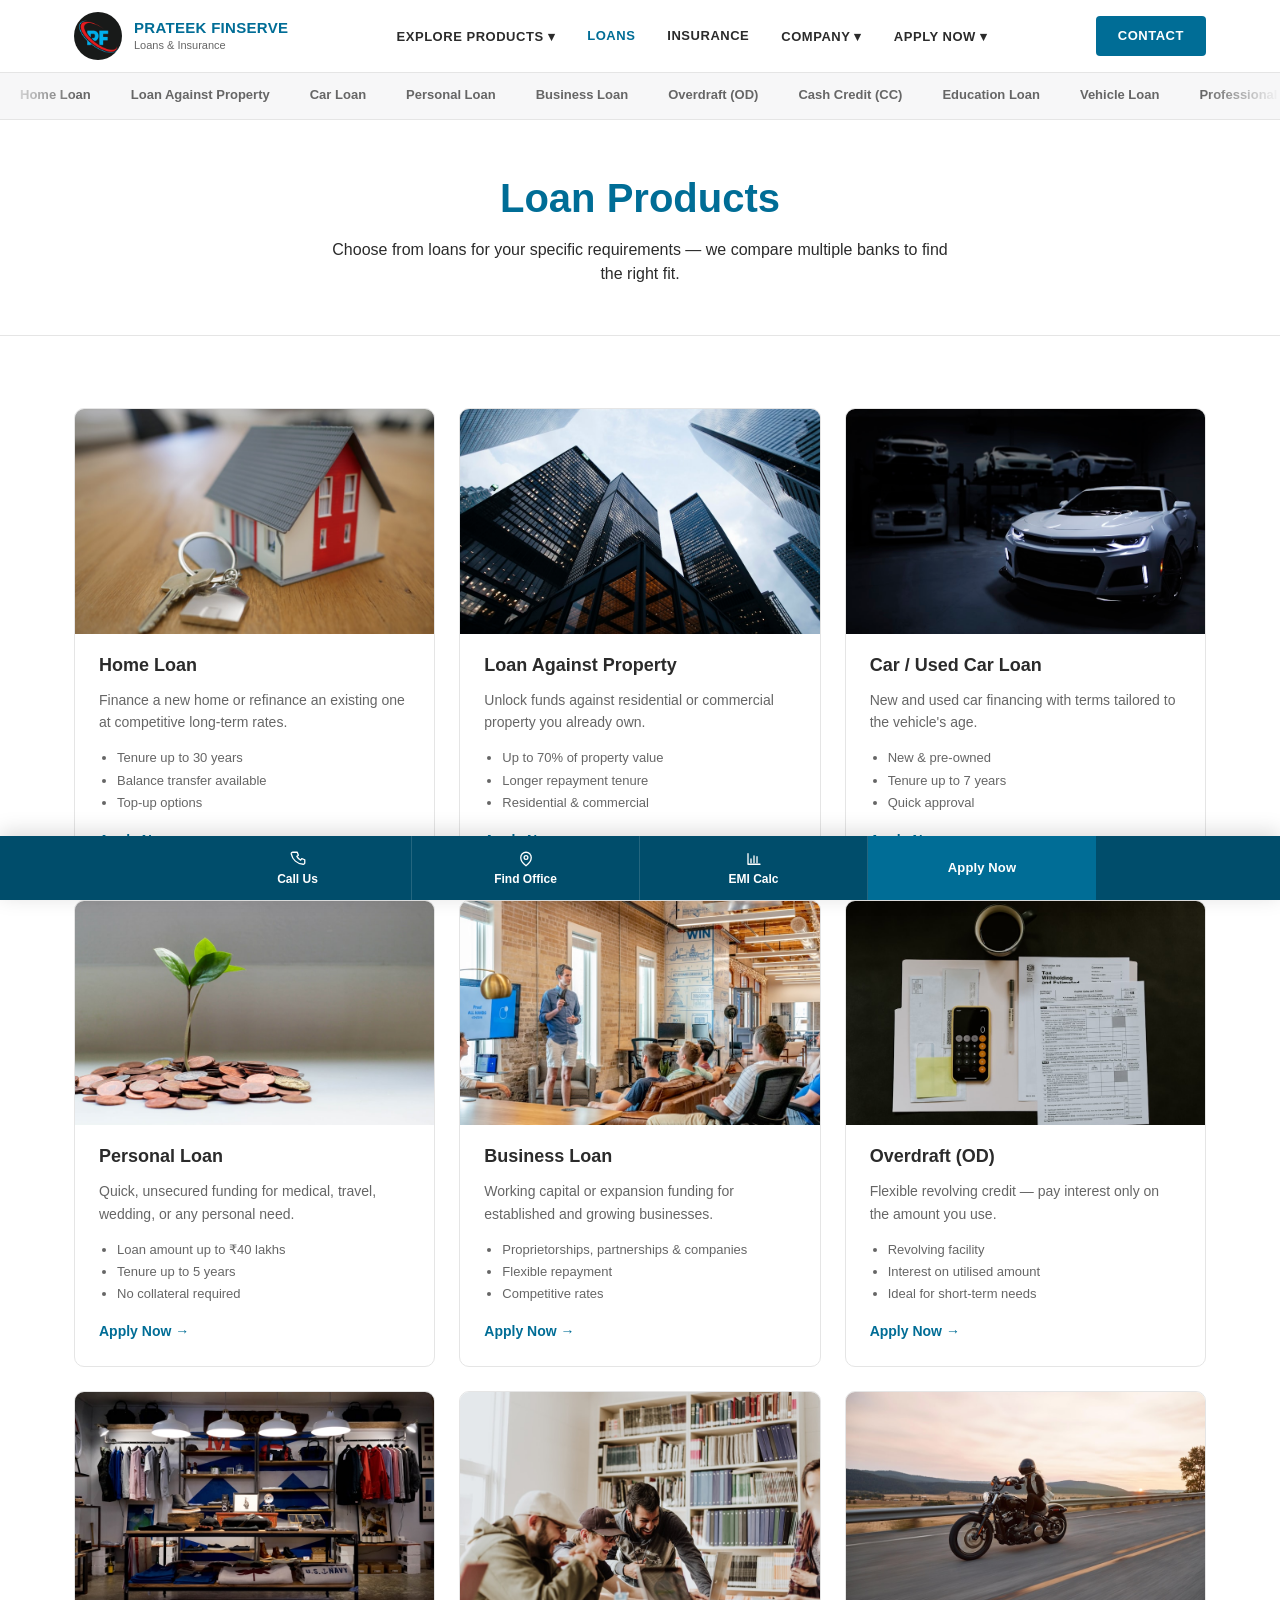
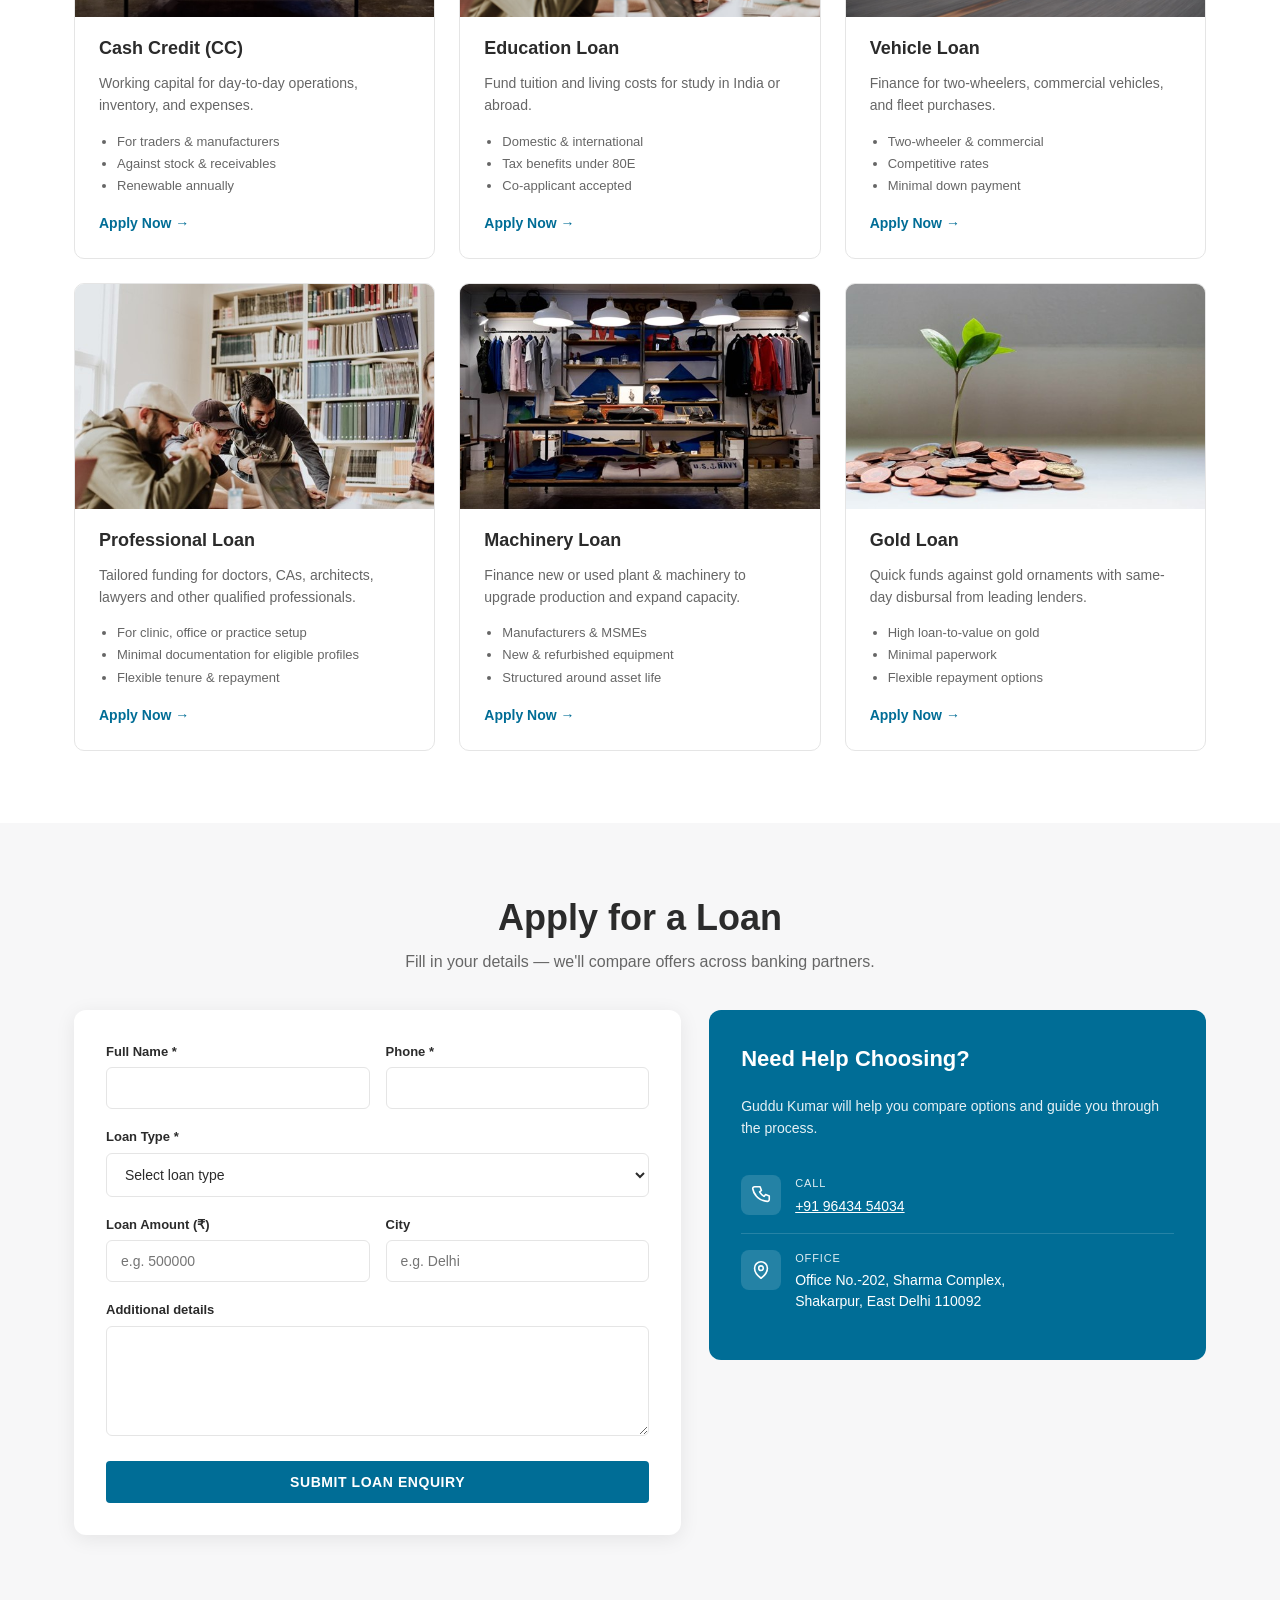
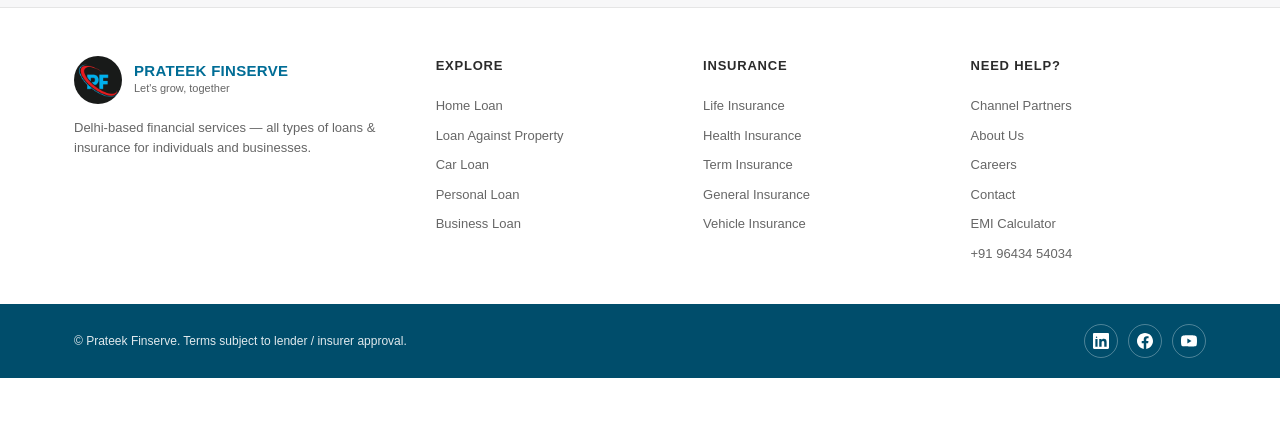
<file: loans.html>
<!DOCTYPE html>
<html lang="en">
<head>
  <meta charset="UTF-8">
  <meta name="viewport" content="width=device-width, initial-scale=1.0">
  <title>Loans &mdash; Prateek Finserve | Personal, Home, Business & More</title>
  <meta name="description" content="Personal, business, home, LAP, OD, cash credit, car, education, vehicle, professional, machinery and gold loans through Prateek Finserve, Delhi.">
  <meta name="robots" content="index, follow">
  <meta name="author" content="Prateek Finserve">
  <meta name="theme-color" content="#00b1ef">
  <link rel="canonical" href="https://www.prateekfinserve.com/loans">
  <link rel="icon" href="assets/favicon.ico" sizes="any">
  <link rel="icon" href="assets/favicon.svg" type="image/svg+xml">
  <link rel="icon" href="assets/favicon-32x32.png" type="image/png" sizes="32x32">
  <link rel="icon" href="assets/favicon-16x16.png" type="image/png" sizes="16x16">
  <link rel="apple-touch-icon" href="assets/apple-touch-icon.png">
  <link rel="manifest" href="site.webmanifest">
  <meta property="og:type" content="website">
  <meta property="og:site_name" content="Prateek Finserve">
  <meta property="og:title" content="Loans &mdash; Prateek Finserve | Personal, Home, Business & More">
  <meta property="og:description" content="Personal, business, home, LAP, OD, cash credit, car, education, vehicle, professional, machinery and gold loans through Prateek Finserve, Delhi.">
  <meta property="og:url" content="https://www.prateekfinserve.com/loans">
  <meta property="og:image" content="https://www.prateekfinserve.com/assets/images/og-image.jpg">
  <meta property="og:locale" content="en_IN">
  <meta name="twitter:card" content="summary_large_image">
  <meta name="twitter:title" content="Loans &mdash; Prateek Finserve | Personal, Home, Business & More">
  <meta name="twitter:description" content="Personal, business, home, LAP, OD, cash credit, car, education, vehicle, professional, machinery and gold loans through Prateek Finserve, Delhi.">
  <meta name="twitter:image" content="https://www.prateekfinserve.com/assets/images/og-image.jpg">
  <link rel="stylesheet" href="css/style.css">
  <link rel="stylesheet" href="css/icons.css">
</head>
<body>

<header class="header">
  <div class="container header-inner">
    <a href="/" class="logo">
      <img src="assets/logo.png" alt="Prateek Finserve">
      <div class="logo-text"><b>PRATEEK FINSERVE</b><span>Loans &amp; Insurance</span></div>
    </a>
        <ul class="nav-main">
      <li>
        <button type="button">Explore Products &#9662;</button>
        <div class="dropdown">
          <a href="/loans">All Loans</a>
          <a href="/insurance">All Insurance</a>
          <a href="/loans#home">Home Loan</a>
          <a href="/loans#personal">Personal Loan</a>
          <a href="/insurance#health">Health Insurance</a>
          <a href="/#calculator">EMI Calculator</a>
        </div>
      </li>
      <li><a href="/loans" class="active">Loans</a></li>
      <li><a href="/insurance">Insurance</a></li>
      <li>
        <button type="button">Company &#9662;</button>
        <div class="dropdown">
          <a href="/about">About Us</a>
          <a href="/partners">Partners</a>
          <a href="careers.html">Careers</a>
        </div>
      </li>
      <li>
        <button type="button">Apply Now &#9662;</button>
        <div class="dropdown">
          <a href="contact.html#loan-enquiry">Customer Loan Enquiry</a>
          <a href="contact.html#partner-enquiry">Channel Partner / DSA</a>
        </div>
      </li>
    </ul>
    <div class="header-actions">
      <a href="/contact" class="btn-login">Contact</a>
      <button class="menu-toggle" id="menuToggle" aria-label="Menu">&#9776;</button>
    </div>
  </div>
</header>

<nav class="sub-nav" aria-label="Product quick links">
  <div class="sub-nav-marquee marquee marquee--continuous">
    <div class="marquee__track">
      <a href="/loans#home">Home Loan</a>
      <a href="/loans#lap">Loan Against Property</a>
      <a href="/loans#car">Car Loan</a>
      <a href="/loans#personal">Personal Loan</a>
      <a href="/loans#business">Business Loan</a>
      <a href="/loans#od">Overdraft (OD)</a>
      <a href="/loans#cc">Cash Credit (CC)</a>
      <a href="/loans#education">Education Loan</a>
      <a href="/loans#vehicle">Vehicle Loan</a>
      <a href="/loans#professional">Professional Loan</a>
      <a href="/loans#machinery">Machinery Loan</a>
      <a href="/loans#gold">Gold Loan</a>
      <a href="/insurance#life">Life Insurance</a>
      <a href="/insurance#health">Health Insurance</a>
      <a href="/insurance#term">Term Insurance</a>
      <a href="/loans#home">Home Loan</a>
      <a href="/loans#lap">Loan Against Property</a>
      <a href="/loans#car">Car Loan</a>
      <a href="/loans#personal">Personal Loan</a>
      <a href="/loans#business">Business Loan</a>
      <a href="/loans#od">Overdraft (OD)</a>
      <a href="/loans#cc">Cash Credit (CC)</a>
      <a href="/loans#education">Education Loan</a>
      <a href="/loans#vehicle">Vehicle Loan</a>
      <a href="/loans#professional">Professional Loan</a>
      <a href="/loans#machinery">Machinery Loan</a>
      <a href="/loans#gold">Gold Loan</a>
      <a href="/insurance#life">Life Insurance</a>
      <a href="/insurance#health">Health Insurance</a>
      <a href="/insurance#term">Term Insurance</a>
    </div>
  </div>
</nav>

<div class="mobile-nav" id="mobileNav">
  <div class="mobile-nav-panel">
    <button class="mobile-nav-close" id="mobileNavClose" aria-label="Close">&times;</button>
    <ul class="mobile-nav-links">
      <li><a href="/">Home</a></li>
      <li class="mobile-nav-group">
        <button type="button" class="mobile-nav-toggle" aria-expanded="false">Explore Products &#9662;</button>
        <ul class="mobile-nav-sub">
          <li><a href="/loans">All Loans</a></li>
          <li><a href="/insurance">All Insurance</a></li>
          <li><a href="/loans#home">Home Loan</a></li>
          <li><a href="/loans#personal">Personal Loan</a></li>
          <li><a href="/insurance#health">Health Insurance</a></li>
          <li><a href="/#calculator">EMI Calculator</a></li>
        </ul>
      </li>
      <li><a href="/loans">Loans</a></li>
      <li><a href="/insurance">Insurance</a></li>
      <li class="mobile-nav-group">
        <button type="button" class="mobile-nav-toggle" aria-expanded="false">Company &#9662;</button>
        <ul class="mobile-nav-sub">
          <li><a href="/about">About Us</a></li>
          <li><a href="/partners">Partners</a></li>
          <li><a href="careers.html">Careers</a></li>
        </ul>
      </li>
      <li class="mobile-nav-group">
        <button type="button" class="mobile-nav-toggle" aria-expanded="false">Apply Now &#9662;</button>
        <ul class="mobile-nav-sub">
          <li><a href="contact.html#loan-enquiry">Customer Loan Enquiry</a></li>
          <li><a href="contact.html#partner-enquiry">Channel Partner / DSA</a></li>
        </ul>
      </li>
    </ul>
  </div>
</div>

<section class="page-banner">
  <div class="container">
    <h1><span class="banner-mark">Loan Products</span></h1>
    <p><span class="banner-mark-sub">Choose from loans for your specific requirements &mdash; we compare multiple banks to find the right fit.</span></p>
  </div>
</section>

<section class="section">
  <div class="container">
    <div class="products-grid">
      <div class="product-card" id="home">
        <div class="card-media"><img src="assets/images/products/loan-home.jpg" alt="New home keys for home loan buyers" loading="lazy" width="600" height="360"></div>
        <h3>Home Loan</h3>
        <p>Finance a new home or refinance an existing one at competitive long-term rates.</p>
        <ul>
          <li>Tenure up to 30 years</li>
          <li>Balance transfer available</li>
          <li>Top-up options</li>
        </ul>
        <a href="/contact" class="link">Apply Now &rarr;</a>
      </div>
      <div class="product-card" id="lap">
        <div class="card-media"><img src="assets/images/products/loan-lap.jpg" alt="Commercial property for loan against property" loading="lazy" width="600" height="360"></div>
        <h3>Loan Against Property</h3>
        <p>Unlock funds against residential or commercial property you already own.</p>
        <ul>
          <li>Up to 70% of property value</li>
          <li>Longer repayment tenure</li>
          <li>Residential &amp; commercial</li>
        </ul>
        <a href="/contact" class="link">Apply Now &rarr;</a>
      </div>
      <div class="product-card" id="car">
        <div class="card-media"><img src="assets/images/products/loan-car.jpg" alt="Car ready for new or used car loan" loading="lazy" width="600" height="360"></div>
        <h3>Car / Used Car Loan</h3>
        <p>New and used car financing with terms tailored to the vehicle's age.</p>
        <ul>
          <li>New &amp; pre-owned</li>
          <li>Tenure up to 7 years</li>
          <li>Quick approval</li>
        </ul>
        <a href="/contact" class="link">Apply Now &rarr;</a>
      </div>
      <div class="product-card" id="personal">
        <div class="card-media"><img src="assets/images/products/loan-personal.jpg" alt="Personal loan and savings planning" loading="lazy" width="600" height="360"></div>
        <h3>Personal Loan</h3>
        <p>Quick, unsecured funding for medical, travel, wedding, or any personal need.</p>
        <ul>
          <li>Loan amount up to &#8377;40 lakhs</li>
          <li>Tenure up to 5 years</li>
          <li>No collateral required</li>
        </ul>
        <a href="/contact" class="link">Apply Now &rarr;</a>
      </div>
      <div class="product-card" id="business">
        <div class="card-media"><img src="assets/images/products/loan-business.jpg" alt="Business team discussing growth funding" loading="lazy" width="600" height="360"></div>
        <h3>Business Loan</h3>
        <p>Working capital or expansion funding for established and growing businesses.</p>
        <ul>
          <li>Proprietorships, partnerships &amp; companies</li>
          <li>Flexible repayment</li>
          <li>Competitive rates</li>
        </ul>
        <a href="/contact" class="link">Apply Now &rarr;</a>
      </div>
      <div class="product-card" id="od">
        <div class="card-media"><img src="assets/images/products/loan-od.jpg" alt="Financial documents for overdraft facility" loading="lazy" width="600" height="360"></div>
        <h3>Overdraft (OD)</h3>
        <p>Flexible revolving credit &mdash; pay interest only on the amount you use.</p>
        <ul>
          <li>Revolving facility</li>
          <li>Interest on utilised amount</li>
          <li>Ideal for short-term needs</li>
        </ul>
        <a href="/contact" class="link">Apply Now &rarr;</a>
      </div>
      <div class="product-card" id="cc">
        <div class="card-media"><img src="assets/images/products/loan-cc.jpg" alt="Retail inventory for cash credit working capital" loading="lazy" width="600" height="360"></div>
        <h3>Cash Credit (CC)</h3>
        <p>Working capital for day-to-day operations, inventory, and expenses.</p>
        <ul>
          <li>For traders &amp; manufacturers</li>
          <li>Against stock &amp; receivables</li>
          <li>Renewable annually</li>
        </ul>
        <a href="/contact" class="link">Apply Now &rarr;</a>
      </div>
      <div class="product-card" id="education">
        <div class="card-media"><img src="assets/images/products/loan-education.jpg" alt="Students celebrating graduation with education loan support" loading="lazy" width="600" height="360"></div>
        <h3>Education Loan</h3>
        <p>Fund tuition and living costs for study in India or abroad.</p>
        <ul>
          <li>Domestic &amp; international</li>
          <li>Tax benefits under 80E</li>
          <li>Co-applicant accepted</li>
        </ul>
        <a href="/contact" class="link">Apply Now &rarr;</a>
      </div>
      <div class="product-card" id="vehicle">
        <div class="card-media"><img src="assets/images/products/loan-vehicle.jpg" alt="Two-wheeler for vehicle loan financing" loading="lazy" width="600" height="360"></div>
        <h3>Vehicle Loan</h3>
        <p>Finance for two-wheelers, commercial vehicles, and fleet purchases.</p>
        <ul>
          <li>Two-wheeler &amp; commercial</li>
          <li>Competitive rates</li>
          <li>Minimal down payment</li>
        </ul>
        <a href="/contact" class="link">Apply Now &rarr;</a>
      </div>
      <div class="product-card" id="professional">
        <div class="card-media"><img src="assets/images/products/loan-professional.jpg" alt="Doctor or chartered accountant reviewing professional loan documents" loading="lazy" width="600" height="360"></div>
        <h3>Professional Loan</h3>
        <p>Tailored funding for doctors, CAs, architects, lawyers and other qualified professionals.</p>
        <ul>
          <li>For clinic, office or practice setup</li>
          <li>Minimal documentation for eligible profiles</li>
          <li>Flexible tenure &amp; repayment</li>
        </ul>
        <a href="/contact" class="link">Apply Now &rarr;</a>
      </div>
      <div class="product-card" id="machinery">
        <div class="card-media"><img src="assets/images/products/loan-machinery.jpg" alt="Manufacturing equipment financed through machinery loan" loading="lazy" width="600" height="360"></div>
        <h3>Machinery Loan</h3>
        <p>Finance new or used plant &amp; machinery to upgrade production and expand capacity.</p>
        <ul>
          <li>Manufacturers &amp; MSMEs</li>
          <li>New &amp; refurbished equipment</li>
          <li>Structured around asset life</li>
        </ul>
        <a href="/contact" class="link">Apply Now &rarr;</a>
      </div>
      <div class="product-card" id="gold">
        <div class="card-media"><img src="assets/images/products/loan-gold.jpg" alt="Gold jewellery pledged for a gold loan" loading="lazy" width="600" height="360"></div>
        <h3>Gold Loan</h3>
        <p>Quick funds against gold ornaments with same-day disbursal from leading lenders.</p>
        <ul>
          <li>High loan-to-value on gold</li>
          <li>Minimal paperwork</li>
          <li>Flexible repayment options</li>
        </ul>
        <a href="/contact" class="link">Apply Now &rarr;</a>
      </div>
    
  </div>
</section>

<section class="section section-alt">
  <div class="container">
    <div class="section-head center">
      <h2>Apply for a Loan</h2>
      <p>Fill in your details &mdash; we'll compare offers across banking partners.</p>
    </div>
    <div class="form-grid-2">
      <form class="form-card contact-form">
        <div class="form-success">Thank you! Our loan advisor will call you within 24 hours.</div>
        <div class="form-row">
          <div class="form-group">
            <label for="name">Full Name *</label>
            <input type="text" id="name" name="name" required>
          </div>
          <div class="form-group">
            <label for="phone">Phone *</label>
            <input type="tel" id="phone" name="phone" required>
          </div>
        </div>
        <div class="form-group">
          <label for="loanType">Loan Type *</label>
          <select id="loanType" name="loanType" required>
            <option value="">Select loan type</option>
            <option>Home Loan</option>
            <option>Loan Against Property</option>
            <option>Car / Used Car Loan</option>
            <option>Personal Loan</option>
            <option>Business Loan</option>
            <option>Overdraft (OD)</option>
            <option>Cash Credit (CC)</option>
            <option>Education Loan</option>
            <option>Vehicle Loan</option>
            <option>Professional Loan</option>
            <option>Machinery Loan</option>
            <option>Gold Loan</option>
          </select>
        </div>
        <div class="form-row">
          <div class="form-group">
            <label for="amount">Loan Amount (&#8377;)</label>
            <input type="number" id="amount" name="amount" placeholder="e.g. 500000">
          </div>
          <div class="form-group">
            <label for="city">City</label>
            <input type="text" id="city" name="city" placeholder="e.g. Delhi">
          </div>
        </div>
        <div class="form-group">
          <label for="message">Additional details</label>
          <textarea id="message" name="message"></textarea>
        </div>
        <button type="submit" class="btn-maroon" style="width:100%;">Submit Loan Enquiry</button>
      </form>
      <div class="contact-side">
        <h3>Need Help Choosing?</h3>
        <p style="opacity:0.9;margin:0 0 20px;line-height:1.6;font-size:14px;">Guddu Kumar will help you compare options and guide you through the process.</p>
        <div class="ci-row">
          <div class="ci-ico"><svg class="ico" viewBox="0 0 24 24" fill="none" stroke="currentColor" stroke-width="1.75" stroke-linecap="round" stroke-linejoin="round" aria-hidden="true"><path d="M7 3h4l1.5 4-2 1.5a12 12 0 0 0 5 5L17 11.5 21 13v4a2 2 0 0 1-2.2 2A17 17 0 0 1 3 5.2 2 2 0 0 1 5 3Z"/></svg></div>
          <div><div class="ci-label">Call</div><div class="ci-value"><a href="tel:+919643454034">+91 96434 54034</a></div></div>
        </div>
        <div class="ci-row">
          <div class="ci-ico"><svg class="ico" viewBox="0 0 24 24" fill="none" stroke="currentColor" stroke-width="1.75" stroke-linecap="round" stroke-linejoin="round" aria-hidden="true"><path d="M12 21s-7-5.2-7-11a7 7 0 1 1 14 0c0 5.8-7 11-7 11Z"/><circle cx="12" cy="10" r="2.5"/></svg></div>
          <div><div class="ci-label">Office</div><div class="ci-value">Office No.-202, Sharma Complex,<br>Shakarpur, East Delhi 110092</div></div>
        </div>
      </div>
    </div>
  </div>
</section>

<footer class="footer">
  <div class="container footer-grid">
    <div class="footer-brand">
      <a href="/" class="logo">
        <img src="assets/logo.png" alt="Prateek Finserve">
        <div class="logo-text"><b>PRATEEK FINSERVE</b><span>Let's grow, together</span></div>
      </a>
      <p>Delhi-based financial services &mdash; all types of loans &amp; insurance for individuals and businesses.</p>
    </div>
    <div>
      <h4>Explore</h4>
      <ul class="footer-links">
        <li><a href="/loans#home">Home Loan</a></li>
        <li><a href="/loans#lap">Loan Against Property</a></li>
        <li><a href="/loans#car">Car Loan</a></li>
        <li><a href="/loans#personal">Personal Loan</a></li>
        <li><a href="/loans#business">Business Loan</a></li>
      </ul>
    </div>
    <div>
      <h4>Insurance</h4>
      <ul class="footer-links">
        <li><a href="/insurance#life">Life Insurance</a></li>
        <li><a href="/insurance#health">Health Insurance</a></li>
        <li><a href="/insurance#term">Term Insurance</a></li>
        <li><a href="/insurance#general">General Insurance</a></li>
        <li><a href="/insurance#vehicle">Vehicle Insurance</a></li>
      </ul>
    </div>
    <div>
      <h4>Need Help?</h4>
      <ul class="footer-links">
        <li><a href="/partners">Channel Partners</a></li>
        <li><a href="/about">About Us</a></li>
        <li><a href="careers.html">Careers</a></li>
        <li><a href="/contact">Contact</a></li>
        <li><a href="/#calculator">EMI Calculator</a></li>
        <li><a href="tel:+919643454034">+91 96434 54034</a></li>
      </ul>
    </div>
  </div>
  <div class="footer-bottom">
    <div class="container footer-bottom-inner">
      <span>&copy; <span data-year></span> Prateek Finserve. Terms subject to lender / insurer approval.</span>
      <div class="footer-social social-links" aria-label="Social media">
        <a href="https://www.linkedin.com/in/guddu-kumar-686721104/" target="_blank" rel="noopener noreferrer" aria-label="LinkedIn">
          <svg class="ico ico-social" viewBox="0 0 24 24" fill="currentColor" aria-hidden="true"><path d="M20.447 20.452h-3.554v-5.569c0-1.328-.027-3.037-1.852-3.037-1.853 0-2.136 1.445-2.136 2.939v5.667H9.351V9h3.414v1.561h.046c.477-.9 1.637-1.85 3.37-1.85 3.601 0 4.267 2.37 4.267 5.455v6.286zM5.337 7.433a-1.116 1.116 0 0 1 0-2.232 1.116 1.116 0 0 1 0 2.232zM6.813 20.452H3.555V9h3.258v11.452zM22.225 0H1.771C.792 0 0 .774 0 1.729v20.542C0 23.227.792 24 1.771 24h20.451C23.2 24 24 23.227 24 22.271V1.729C24 .774 23.2 0 22.222 0h.003z"/></svg>
        </a>
        <a href="https://www.facebook.com/profile.php?id=61588281442556" target="_blank" rel="noopener noreferrer" aria-label="Facebook">
          <svg class="ico ico-social" viewBox="0 0 24 24" fill="currentColor" aria-hidden="true"><path d="M24 12.073c0-6.627-5.373-12-12-12s-12 5.373-12 12c0 5.99 4.388 10.954 10.125 11.854v-8.385H7.078v-3.47h3.047V9.43c0-3.007 1.792-4.669 4.533-4.669 1.312 0 2.686.235 2.686.235v2.953H15.83c-1.491 0-1.956.925-1.956 1.874v2.25h3.328l-.532 3.47h-2.796v8.385C19.612 23.027 24 18.062 24 12.073z"/></svg>
        </a>
        <a href="https://www.youtube.com/@prateekfinserve" target="_blank" rel="noopener noreferrer" aria-label="YouTube">
          <svg class="ico ico-social" viewBox="0 0 24 24" fill="currentColor" aria-hidden="true"><path d="M23.498 6.186a3.016 3.016 0 0 0-2.122-2.136C19.505 3.545 12 3.545 12 3.545s-7.505 0-9.377.505A3.017 3.017 0 0 0 .502 6.186C0 8.07 0 12 0 12s0 3.93.502 5.814a3.016 3.016 0 0 0 2.122 2.136c1.871.505 9.376.505 9.376.505s7.505 0 9.377-.505a3.015 3.015 0 0 0 2.122-2.136C24 15.93 24 12 24 12s0-3.93-.502-5.814zM9.545 15.568V8.432L15.818 12l-6.273 3.568z"/></svg>
        </a>
      </div>
  </div>
</footer>

<div class="sticky-bar">
  <div class="container sticky-bar-inner">
    <a href="tel:+919643454034"><svg class="ico" viewBox="0 0 24 24" fill="none" stroke="currentColor" stroke-width="1.75" stroke-linecap="round" stroke-linejoin="round" aria-hidden="true"><path d="M7 3h4l1.5 4-2 1.5a12 12 0 0 0 5 5L17 11.5 21 13v4a2 2 0 0 1-2.2 2A17 17 0 0 1 3 5.2 2 2 0 0 1 5 3Z"/></svg><span class="label">Call Us</span></a>
    <a href="/contact"><svg class="ico" viewBox="0 0 24 24" fill="none" stroke="currentColor" stroke-width="1.75" stroke-linecap="round" stroke-linejoin="round" aria-hidden="true"><path d="M12 21s-7-5.2-7-11a7 7 0 1 1 14 0c0 5.8-7 11-7 11Z"/><circle cx="12" cy="10" r="2.5"/></svg><span class="label">Find Office</span></a>
    <a href="/#calculator"><svg class="ico" viewBox="0 0 24 24" fill="none" stroke="currentColor" stroke-width="1.75" stroke-linecap="round" stroke-linejoin="round" aria-hidden="true"><path d="M4 19V5M4 19h16"/><path d="M8 17v-5M12 17V8M16 17v-8"/></svg><span class="label">EMI Calc</span></a>
    <a href="/contact">Apply Now</a>
  </div>
</div>

<script src="js/main.js"></script>
</body>
</html>
</file>
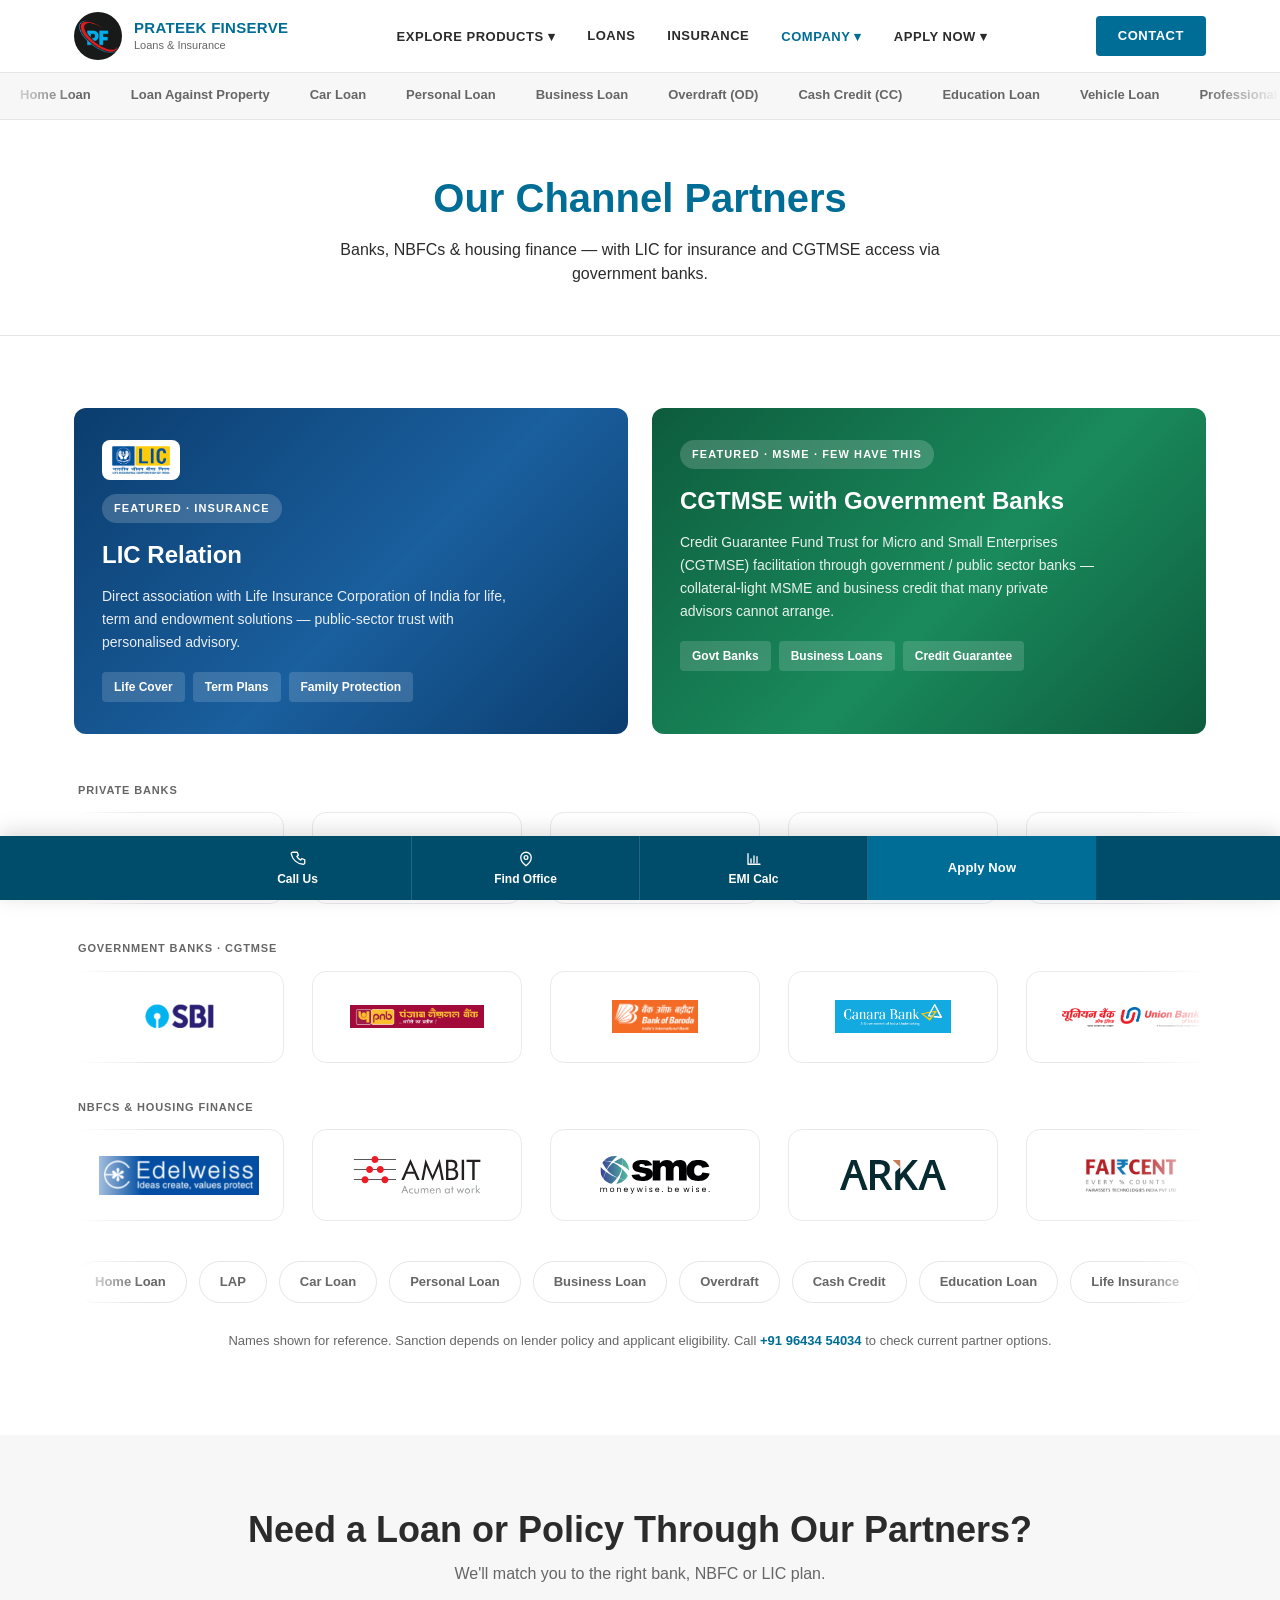
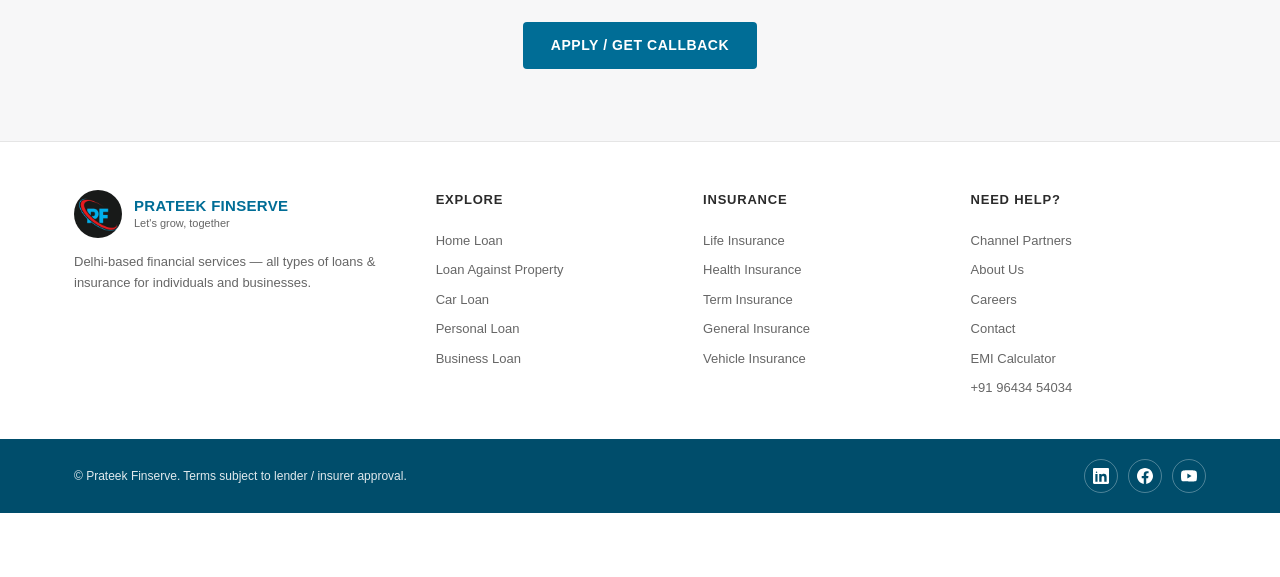
<file: partners.html>
<!DOCTYPE html>
<html lang="en">
<head>
  <meta charset="UTF-8">
  <meta name="viewport" content="width=device-width, initial-scale=1.0">
  <title>Channel Partners &mdash; Prateek Finserve | Banks, NBFCs, LIC &amp; CGTMSE</title>
  <meta name="description" content="Prateek Finserve channel partners: private banks, government banks with CGTMSE, NBFCs, housing finance and LIC.">
  <meta name="robots" content="index, follow">
  <meta name="author" content="Prateek Finserve">
  <meta name="theme-color" content="#00b1ef">
  <link rel="canonical" href="https://www.prateekfinserve.com/partners">
  <link rel="icon" href="assets/favicon.ico" sizes="any">
  <link rel="icon" href="assets/favicon.svg" type="image/svg+xml">
  <link rel="icon" href="assets/favicon-32x32.png" type="image/png" sizes="32x32">
  <link rel="icon" href="assets/favicon-16x16.png" type="image/png" sizes="16x16">
  <link rel="apple-touch-icon" href="assets/apple-touch-icon.png">
  <link rel="manifest" href="site.webmanifest">
  <meta property="og:type" content="website">
  <meta property="og:site_name" content="Prateek Finserve">
  <meta property="og:title" content="Channel Partners &mdash; Prateek Finserve | Banks, NBFCs, LIC &amp; CGTMSE">
  <meta property="og:description" content="Prateek Finserve channel partners: private banks, government banks with CGTMSE, NBFCs, housing finance and LIC.">
  <meta property="og:url" content="https://www.prateekfinserve.com/partners">
  <meta property="og:image" content="https://www.prateekfinserve.com/assets/images/og-image.jpg">
  <meta property="og:locale" content="en_IN">
  <meta name="twitter:card" content="summary_large_image">
  <meta name="twitter:title" content="Channel Partners &mdash; Prateek Finserve | Banks, NBFCs, LIC &amp; CGTMSE">
  <meta name="twitter:description" content="Prateek Finserve channel partners: private banks, government banks with CGTMSE, NBFCs, housing finance and LIC.">
  <meta name="twitter:image" content="https://www.prateekfinserve.com/assets/images/og-image.jpg">
  <link rel="stylesheet" href="css/style.css">
  <link rel="stylesheet" href="css/icons.css">
</head>
<body>

<header class="header">
  <div class="container header-inner">
    <a href="/" class="logo">
      <img src="assets/logo.png" alt="Prateek Finserve">
      <div class="logo-text"><b>PRATEEK FINSERVE</b><span>Loans &amp; Insurance</span></div>
    </a>
        <ul class="nav-main">
      <li>
        <button type="button">Explore Products &#9662;</button>
        <div class="dropdown">
          <a href="/loans">All Loans</a>
          <a href="/insurance">All Insurance</a>
          <a href="/loans#home">Home Loan</a>
          <a href="/loans#personal">Personal Loan</a>
          <a href="/insurance#health">Health Insurance</a>
          <a href="/#calculator">EMI Calculator</a>
        </div>
      </li>
      <li><a href="/loans">Loans</a></li>
      <li><a href="/insurance">Insurance</a></li>
      <li>
        <button type="button" class="active">Company &#9662;</button>
        <div class="dropdown">
          <a href="/about">About Us</a>
          <a href="/partners" class="active">Partners</a>
          <a href="careers.html">Careers</a>
        </div>
      </li>
      <li>
        <button type="button">Apply Now &#9662;</button>
        <div class="dropdown">
          <a href="contact.html#loan-enquiry">Customer Loan Enquiry</a>
          <a href="contact.html#partner-enquiry">Channel Partner / DSA</a>
        </div>
      </li>
    </ul>
    <div class="header-actions">
      <a href="/contact" class="btn-login">Contact</a>
      <button class="menu-toggle" id="menuToggle" aria-label="Menu">&#9776;</button>
    </div>
  </div>
</header>

<nav class="sub-nav" aria-label="Product quick links">
  <div class="sub-nav-marquee marquee marquee--continuous">
    <div class="marquee__track">
      <a href="/loans#home">Home Loan</a>
      <a href="/loans#lap">Loan Against Property</a>
      <a href="/loans#car">Car Loan</a>
      <a href="/loans#personal">Personal Loan</a>
      <a href="/loans#business">Business Loan</a>
      <a href="/loans#od">Overdraft (OD)</a>
      <a href="/loans#cc">Cash Credit (CC)</a>
      <a href="/loans#education">Education Loan</a>
      <a href="/loans#vehicle">Vehicle Loan</a>
      <a href="/loans#professional">Professional Loan</a>
      <a href="/loans#machinery">Machinery Loan</a>
      <a href="/loans#gold">Gold Loan</a>
      <a href="/insurance#life">Life Insurance</a>
      <a href="/insurance#health">Health Insurance</a>
      <a href="/insurance#term">Term Insurance</a>
      <a href="/loans#home">Home Loan</a>
      <a href="/loans#lap">Loan Against Property</a>
      <a href="/loans#car">Car Loan</a>
      <a href="/loans#personal">Personal Loan</a>
      <a href="/loans#business">Business Loan</a>
      <a href="/loans#od">Overdraft (OD)</a>
      <a href="/loans#cc">Cash Credit (CC)</a>
      <a href="/loans#education">Education Loan</a>
      <a href="/loans#vehicle">Vehicle Loan</a>
      <a href="/loans#professional">Professional Loan</a>
      <a href="/loans#machinery">Machinery Loan</a>
      <a href="/loans#gold">Gold Loan</a>
      <a href="/insurance#life">Life Insurance</a>
      <a href="/insurance#health">Health Insurance</a>
      <a href="/insurance#term">Term Insurance</a>
    </div>
  </div>
</nav>

<div class="mobile-nav" id="mobileNav">
  <div class="mobile-nav-panel">
    <button class="mobile-nav-close" id="mobileNavClose" aria-label="Close">&times;</button>
    <ul class="mobile-nav-links">
      <li><a href="/">Home</a></li>
      <li class="mobile-nav-group">
        <button type="button" class="mobile-nav-toggle" aria-expanded="false">Explore Products &#9662;</button>
        <ul class="mobile-nav-sub">
          <li><a href="/loans">All Loans</a></li>
          <li><a href="/insurance">All Insurance</a></li>
          <li><a href="/loans#home">Home Loan</a></li>
          <li><a href="/loans#personal">Personal Loan</a></li>
          <li><a href="/insurance#health">Health Insurance</a></li>
          <li><a href="/#calculator">EMI Calculator</a></li>
        </ul>
      </li>
      <li><a href="/loans">Loans</a></li>
      <li><a href="/insurance">Insurance</a></li>
      <li class="mobile-nav-group">
        <button type="button" class="mobile-nav-toggle" aria-expanded="false">Company &#9662;</button>
        <ul class="mobile-nav-sub">
          <li><a href="/about">About Us</a></li>
          <li><a href="/partners">Partners</a></li>
          <li><a href="careers.html">Careers</a></li>
        </ul>
      </li>
      <li class="mobile-nav-group">
        <button type="button" class="mobile-nav-toggle" aria-expanded="false">Apply Now &#9662;</button>
        <ul class="mobile-nav-sub">
          <li><a href="contact.html#loan-enquiry">Customer Loan Enquiry</a></li>
          <li><a href="contact.html#partner-enquiry">Channel Partner / DSA</a></li>
        </ul>
      </li>
    </ul>
  </div>
</div>

<section class="page-banner">
  <div class="container">
    <h1><span class="banner-mark">Our Channel Partners</span></h1>
    <p><span class="banner-mark-sub">Banks, NBFCs &amp; housing finance &mdash; with LIC for insurance and CGTMSE access via government banks.</span></p>
  </div>
</section>

<section class="section">
  <div class="container">
    <div class="highlight-row">
      <div class="highlight-card lic">
        <img class="highlight-logo" src="assets/partners/lic.png" alt="LIC logo" onerror="this.src='https://logo.clearbit.com/licindia.in'">
        <span class="highlight-badge">Featured &middot; Insurance</span>
        <h3>LIC Relation</h3>
        <p>Direct association with Life Insurance Corporation of India for life, term and endowment solutions &mdash; public-sector trust with personalised advisory.</p>
        <div class="tag-row">
          <span>Life Cover</span>
          <span>Term Plans</span>
          <span>Family Protection</span>
        </div>
      </div>
      <div class="highlight-card cgtmse">
        <span class="highlight-badge">Featured &middot; MSME &middot; Few have this</span>
        <h3>CGTMSE with Government Banks</h3>
        <p>Credit Guarantee Fund Trust for Micro and Small Enterprises (CGTMSE) facilitation through government / public sector banks &mdash; collateral-light MSME and business credit that many private advisors cannot arrange.</p>
        <div class="tag-row">
          <span>Govt Banks</span>
          <span>Business Loans</span>
          <span>Credit Guarantee</span>
        </div>
      </div>
    </div>

    <div class="trust-bands">
      <div class="trust-band">
        <span class="trust-band__label">Private Banks</span>
        <div class="marquee marquee--fast" data-pause>
          <div class="marquee__track" data-partners="pvt"></div>
        </div>
      </div>
      <div class="trust-band">
        <span class="trust-band__label">Government Banks &middot; CGTMSE</span>
        <div class="marquee marquee--reverse marquee--fast" data-pause>
          <div class="marquee__track" data-partners="govt"></div>
        </div>
      </div>
      <div class="trust-band">
        <span class="trust-band__label">NBFCs &amp; Housing Finance</span>
        <div class="marquee marquee--fast" data-pause>
          <div class="marquee__track" data-partners="nbfc"></div>
        </div>
      </div>
    </div>

    <div class="tech-marquee">
      <div class="marquee marquee--slow">
        <div class="marquee__track">
          <span class="tech-pill">Home Loan</span>
          <span class="tech-pill">LAP</span>
          <span class="tech-pill">Car Loan</span>
          <span class="tech-pill">Personal Loan</span>
          <span class="tech-pill">Business Loan</span>
          <span class="tech-pill">Overdraft</span>
          <span class="tech-pill">Cash Credit</span>
          <span class="tech-pill">Education Loan</span>
          <span class="tech-pill">Life Insurance</span>
          <span class="tech-pill">Health Cover</span>
          <span class="tech-pill">Term Plans</span>
          <span class="tech-pill">CGTMSE</span>
          <span class="tech-pill">Home Loan</span>
          <span class="tech-pill">LAP</span>
          <span class="tech-pill">Car Loan</span>
          <span class="tech-pill">Personal Loan</span>
          <span class="tech-pill">Business Loan</span>
          <span class="tech-pill">Overdraft</span>
          <span class="tech-pill">Cash Credit</span>
          <span class="tech-pill">Education Loan</span>
          <span class="tech-pill">Life Insurance</span>
          <span class="tech-pill">Health Cover</span>
          <span class="tech-pill">Term Plans</span>
          <span class="tech-pill">CGTMSE</span>
        </div>
      </div>
    </div>

    <p class="partners-note">Names shown for reference. Sanction depends on lender policy and applicant eligibility. Call <a href="tel:+919643454034">+91 96434 54034</a> to check current partner options.</p>
  </div>
</section>

<section class="section section-alt">
  <div class="container" style="text-align:center;">
    <div class="section-head center">
      <h2>Need a Loan or Policy Through Our Partners?</h2>
      <p>We'll match you to the right bank, NBFC or LIC plan.</p>
    </div>
    <a href="/contact" class="btn-maroon">Apply / Get Callback</a>
  </div>
</section>

<footer class="footer">
  <div class="container footer-grid">
    <div class="footer-brand">
      <a href="/" class="logo">
        <img src="assets/logo.png" alt="Prateek Finserve">
        <div class="logo-text"><b>PRATEEK FINSERVE</b><span>Let's grow, together</span></div>
      </a>
      <p>Delhi-based financial services &mdash; all types of loans &amp; insurance for individuals and businesses.</p>
    </div>
    <div>
      <h4>Explore</h4>
      <ul class="footer-links">
        <li><a href="/loans#home">Home Loan</a></li>
        <li><a href="/loans#lap">Loan Against Property</a></li>
        <li><a href="/loans#car">Car Loan</a></li>
        <li><a href="/loans#personal">Personal Loan</a></li>
        <li><a href="/loans#business">Business Loan</a></li>
      </ul>
    </div>
    <div>
      <h4>Insurance</h4>
      <ul class="footer-links">
        <li><a href="/insurance#life">Life Insurance</a></li>
        <li><a href="/insurance#health">Health Insurance</a></li>
        <li><a href="/insurance#term">Term Insurance</a></li>
        <li><a href="/insurance#general">General Insurance</a></li>
        <li><a href="/insurance#vehicle">Vehicle Insurance</a></li>
      </ul>
    </div>
    <div>
      <h4>Need Help?</h4>
      <ul class="footer-links">
        <li><a href="/partners">Channel Partners</a></li>
        <li><a href="/about">About Us</a></li>
        <li><a href="careers.html">Careers</a></li>
        <li><a href="/contact">Contact</a></li>
        <li><a href="/#calculator">EMI Calculator</a></li>
        <li><a href="tel:+919643454034">+91 96434 54034</a></li>
      </ul>
    </div>
  </div>
  <div class="footer-bottom">
    <div class="container footer-bottom-inner">
      <span>&copy; <span data-year></span> Prateek Finserve. Terms subject to lender / insurer approval.</span>
      <div class="footer-social social-links" aria-label="Social media">
        <a href="https://www.linkedin.com/in/guddu-kumar-686721104/" target="_blank" rel="noopener noreferrer" aria-label="LinkedIn">
          <svg class="ico ico-social" viewBox="0 0 24 24" fill="currentColor" aria-hidden="true"><path d="M20.447 20.452h-3.554v-5.569c0-1.328-.027-3.037-1.852-3.037-1.853 0-2.136 1.445-2.136 2.939v5.667H9.351V9h3.414v1.561h.046c.477-.9 1.637-1.85 3.37-1.85 3.601 0 4.267 2.37 4.267 5.455v6.286zM5.337 7.433a-1.116 1.116 0 0 1 0-2.232 1.116 1.116 0 0 1 0 2.232zM6.813 20.452H3.555V9h3.258v11.452zM22.225 0H1.771C.792 0 0 .774 0 1.729v20.542C0 23.227.792 24 1.771 24h20.451C23.2 24 24 23.227 24 22.271V1.729C24 .774 23.2 0 22.222 0h.003z"/></svg>
        </a>
        <a href="https://www.facebook.com/profile.php?id=61588281442556" target="_blank" rel="noopener noreferrer" aria-label="Facebook">
          <svg class="ico ico-social" viewBox="0 0 24 24" fill="currentColor" aria-hidden="true"><path d="M24 12.073c0-6.627-5.373-12-12-12s-12 5.373-12 12c0 5.99 4.388 10.954 10.125 11.854v-8.385H7.078v-3.47h3.047V9.43c0-3.007 1.792-4.669 4.533-4.669 1.312 0 2.686.235 2.686.235v2.953H15.83c-1.491 0-1.956.925-1.956 1.874v2.25h3.328l-.532 3.47h-2.796v8.385C19.612 23.027 24 18.062 24 12.073z"/></svg>
        </a>
        <a href="https://www.youtube.com/@prateekfinserve" target="_blank" rel="noopener noreferrer" aria-label="YouTube">
          <svg class="ico ico-social" viewBox="0 0 24 24" fill="currentColor" aria-hidden="true"><path d="M23.498 6.186a3.016 3.016 0 0 0-2.122-2.136C19.505 3.545 12 3.545 12 3.545s-7.505 0-9.377.505A3.017 3.017 0 0 0 .502 6.186C0 8.07 0 12 0 12s0 3.93.502 5.814a3.016 3.016 0 0 0 2.122 2.136c1.871.505 9.376.505 9.376.505s7.505 0 9.377-.505a3.015 3.015 0 0 0 2.122-2.136C24 15.93 24 12 24 12s0-3.93-.502-5.814zM9.545 15.568V8.432L15.818 12l-6.273 3.568z"/></svg>
        </a>
      </div>
  </div>
</footer>

<div class="sticky-bar">
  <div class="container sticky-bar-inner">
    <a href="tel:+919643454034"><svg class="ico" viewBox="0 0 24 24" fill="none" stroke="currentColor" stroke-width="1.75" stroke-linecap="round" stroke-linejoin="round" aria-hidden="true"><path d="M7 3h4l1.5 4-2 1.5a12 12 0 0 0 5 5L17 11.5 21 13v4a2 2 0 0 1-2.2 2A17 17 0 0 1 3 5.2 2 2 0 0 1 5 3Z"/></svg><span class="label">Call Us</span></a>
    <a href="/contact"><svg class="ico" viewBox="0 0 24 24" fill="none" stroke="currentColor" stroke-width="1.75" stroke-linecap="round" stroke-linejoin="round" aria-hidden="true"><path d="M12 21s-7-5.2-7-11a7 7 0 1 1 14 0c0 5.8-7 11-7 11Z"/><circle cx="12" cy="10" r="2.5"/></svg><span class="label">Find Office</span></a>
    <a href="/#calculator"><svg class="ico" viewBox="0 0 24 24" fill="none" stroke="currentColor" stroke-width="1.75" stroke-linecap="round" stroke-linejoin="round" aria-hidden="true"><path d="M4 19V5M4 19h16"/><path d="M8 17v-5M12 17V8M16 17v-8"/></svg><span class="label">EMI Calc</span></a>
    <a href="/contact">Apply Now</a>
  </div>
</div>

<script src="js/main.js"></script>
</body>
</html>
</file>
<file: css/style.css>
/* =========================================================
   PRATEEK FINSERVE — clean layout
   Brand: logo cyan #00b1ef + accent red #e91c21
   Accessible UI uses --brand-dark (#006d96) for text & surfaces
   ========================================================= */
:root {
  --brand-bright: #00b1ef;
  --brand: #00b1ef;
  --brand-deep: #0092c7;
  --brand-dark: #006d96;
  --brand-darker: #004d6b;
  --brand-hover: #005a7d;
  --brand-dark-rgb: 0, 109, 150;
  --brand-rgb: 0, 177, 239;
  --accent: #e91c21;
  --accent-deep: #c4181c;
  --accent-rgb: 233, 28, 33;
  /* Legacy aliases — point to accessible brand for text & interactive UI */
  --maroon: var(--brand-dark);
  --maroon-deep: var(--brand-hover);
  --maroon-dark: var(--brand-darker);
  --cyan: var(--brand-dark);
  --pink-soft: #EFF9FE;
  --pink-mid: #D9F2FD;
  --lavender: #F5FAFD;
  --white: #FFFFFF;
  --off: #F7F7F8;
  --text: #2B2B2B;
  --text-soft: #666666;
  --border: #E5E5E5;
  --shadow: 0 4px 20px rgba(0, 0, 0, 0.08);
  --shadow-lg: 0 10px 40px rgba(0, 0, 0, 0.12);
  --radius: 8px;
  --container: 1180px;
  --font: "Segoe UI", "Helvetica Neue", Arial, sans-serif;
}

*,
*::before,
*::after {
  box-sizing: border-box;
}

html {
  scroll-behavior: smooth;
}

body {
  margin: 0;
  font-family: var(--font);
  color: var(--text);
  background: var(--white);
  line-height: 1.5;
  padding-bottom: calc(64px + env(safe-area-inset-bottom, 0px));
}

img {
  max-width: 100%;
  display: block;
}

a {
  color: inherit;
  text-decoration: none;
}

button,
input,
select,
textarea {
  font-family: inherit;
}

ul {
  list-style: none;
  margin: 0;
  padding: 0;
}

.container {
  max-width: var(--container);
  margin: 0 auto;
  padding: 0 24px;
}

/* ---------- MAIN HEADER ---------- */
.header {
  background: var(--white);
  border-bottom: 1px solid var(--border);
  position: sticky;
  top: 0;
  z-index: 1000;
}

.header-inner {
  display: flex;
  align-items: center;
  justify-content: space-between;
  min-height: 72px;
  gap: 20px;
}

.logo {
  display: flex;
  align-items: center;
  gap: 12px;
  flex-shrink: 0;
}

.logo img {
  height: 48px;
  width: 48px;
  border-radius: 50%;
  object-fit: cover;
  background: #000;
}

.logo-text {
  display: flex;
  flex-direction: column;
}

.logo-text b {
  display: block;
  font-size: 15px;
  font-weight: 700;
  color: var(--maroon);
  letter-spacing: 0.02em;
  line-height: 1.2;
}

.logo-text span {
  font-size: 11px;
  color: var(--text-soft);
}

.nav-main {
  display: flex;
  align-items: center;
  gap: 4px;
  flex: 1;
  justify-content: center;
}

.nav-main>li {
  position: relative;
}

.nav-main>li>a,
.nav-main>li>button {
  display: block;
  padding: 10px 14px;
  font-size: 13px;
  font-weight: 700;
  letter-spacing: 0.04em;
  text-transform: uppercase;
  color: var(--text);
  background: none;
  border: none;
  cursor: pointer;
  white-space: nowrap;
}

.nav-main>li>a:hover,
.nav-main>li>button:hover,
.nav-main>li>a.active,
.nav-main>li>button.active {
  color: var(--maroon);
}

.dropdown {
  position: absolute;
  top: 100%;
  left: 0;
  min-width: 230px;
  background: #fff;
  box-shadow: var(--shadow-lg);
  border-radius: var(--radius);
  padding: 8px 0;
  opacity: 0;
  visibility: hidden;
  transform: translateY(6px);
  transition: 0.2s ease;
  z-index: 50;
}

.nav-main>li:hover .dropdown,
.nav-main>li:focus-within .dropdown {
  opacity: 1;
  visibility: visible;
  transform: none;
}

.dropdown a {
  display: block;
  padding: 10px 18px;
  font-size: 14px;
  color: var(--text);
}

.dropdown a:hover {
  background: var(--pink-soft);
  color: var(--maroon);
}

.dropdown a.active {
  color: var(--maroon);
  font-weight: 700;
  background: var(--pink-soft);
}

.header-actions {
  display: flex;
  align-items: center;
  gap: 12px;
}

.btn-login {
  background: var(--maroon);
  color: #fff;
  padding: 10px 22px;
  font-size: 13px;
  font-weight: 700;
  letter-spacing: 0.04em;
  border: none;
  border-radius: 4px;
  cursor: pointer;
  text-transform: uppercase;
}

.btn-login:hover {
  background: var(--maroon-deep);
}

.menu-toggle {
  display: none;
  background: none;
  border: none;
  font-size: 24px;
  cursor: pointer;
  color: var(--text);
}

/* ---------- SUB NAV ---------- */
.sub-nav {
  background: var(--off);
  border-bottom: 1px solid var(--border);
  overflow: hidden;
}

.sub-nav-marquee {
  mask-image: linear-gradient(90deg, transparent, #000 4%, #000 96%, transparent);
  -webkit-mask-image: linear-gradient(90deg, transparent, #000 4%, #000 96%, transparent);
}

.sub-nav-marquee .marquee__track {
  gap: 0;
  animation-duration: 48s;
}

.sub-nav-marquee a {
  display: inline-block;
  padding: 12px 20px;
  font-size: 13px;
  font-weight: 600;
  color: var(--text-soft);
  white-space: nowrap;
  border-bottom: 2px solid transparent;
  flex-shrink: 0;
}

.sub-nav-marquee a:hover {
  color: var(--maroon);
  border-bottom-color: var(--maroon);
}

.marquee--continuous:hover .marquee__track {
  animation-play-state: running;
}

/* ---------- HERO — full-bleed photo with soft blend ---------- */
.hero {
  --hero-veil: rgba(255, 255, 255, 0.96);
  --hero-veil-mid: rgba(255, 255, 255, 0.78);
  --hero-veil-edge: rgba(255, 255, 255, 0.1);
  position: relative;
  overflow: hidden;
  padding: 0;
  background: #fff;
}

.hero[data-theme="msme"] {
  --hero-veil: rgba(255, 255, 255, 0.96);
  --hero-veil-mid: rgba(248, 252, 254, 0.82);
}

.hero[data-theme="cgtmse"] {
  --hero-veil: rgba(255, 255, 255, 0.96);
  --hero-veil-mid: rgba(248, 252, 250, 0.82);
}

.hero[data-theme="lic"] {
  --hero-veil: rgba(255, 255, 255, 0.96);
  --hero-veil-mid: rgba(248, 252, 254, 0.82);
}

.hero-slider {
  position: relative;
}

.hero-slides {
  position: relative;
  min-height: 520px;
}

.hero-slide {
  position: absolute;
  inset: 0;
  opacity: 0;
  visibility: hidden;
  transition: opacity 0.85s ease-in-out, visibility 0.85s ease-in-out;
  pointer-events: none;
  z-index: 1;
  display: flex;
  flex-direction: column;
  justify-content: center;
}

.hero-slide.is-active {
  opacity: 1;
  visibility: visible;
  pointer-events: auto;
  z-index: 2;
}

.hero-slide-copy {
  max-width: 80%;
  min-width: 0;
  opacity: 0;
  transform: translateY(14px);
  transition: opacity 0.55s ease, transform 0.55s ease;
}

.hero-slide.is-active .hero-slide-copy {
  opacity: 1;
  transform: translateY(0);
  transition: opacity 0.7s ease 0.18s, transform 0.7s ease 0.18s;
}

.hero-slide-media {
  position: absolute;
  inset: 0;
  z-index: 0;
  overflow: hidden;
  border-radius: 0;
  box-shadow: none;
  aspect-ratio: auto;
  background: #0a3040;
}

.hero-slide-media img {
  width: 100%;
  height: 100%;
  object-fit: cover;
  object-position: center right;
  display: block;
  transform: scale(1.04);
  transition: transform 6.5s ease-out;
}

.hero-slide.is-active .hero-slide-media img {
  transform: scale(1);
}

/* Soft left-to-right veil + bottom fade into white foot (quick links) */
.hero-slide-media::after {
  content: "";
  position: absolute;
  inset: 0;
  background:
    linear-gradient(
      105deg,
      var(--hero-veil) 0%,
      var(--hero-veil) 34%,
      var(--hero-veil-mid) 52%,
      transparent 78%
    ),
    linear-gradient(
      180deg,
      transparent 0%,
      transparent 58%,
      rgba(255, 255, 255, 0.55) 82%,
      #fff 100%
    );
  pointer-events: none;
}

.hero-slide-content {
  position: relative;
  z-index: 1;
  width: 100%;
  padding: 56px 0 96px;
  text-align: left;
}

.hero-eyebrow {
  display: inline-block;
  margin: 0 0 14px;
  padding: 6px 12px;
  font-size: 12px;
  font-weight: 700;
  letter-spacing: 0.06em;
  text-transform: uppercase;
  color: var(--brand-dark);
  background: rgba(255, 255, 255, 0.82);
  border-radius: 999px;
  border: 1px solid rgba(var(--brand-dark-rgb), 0.2);
  backdrop-filter: blur(6px);
}

.hero h1 {
  font-size: clamp(30px, 4.2vw, 50px);
  font-weight: 700;
  color: #0a4f66;
  margin: 0 0 14px;
  line-height: 1.18;
}

.hero .hero-sub {
  font-size: 20px;
  color: #0a4f66;
  margin: 0 0 22px;
  max-width: 70%;
  line-height: 1.55;
}

.hero-slide .finder {
  width: 100%;
  margin-top: 4px;
  background: rgba(255, 255, 255, 0.92);
  backdrop-filter: blur(10px);
  border: 1px solid rgba(255, 255, 255, 0.65);
}

.hero-points {
  list-style: none;
  margin: 0 0 24px;
  padding: 0;
  display: flex;
  flex-direction: column;
  gap: 10px;
  max-width: 520px;
}

.hero-points li {
  position: relative;
  padding-left: 18px;
  font-size: 14px;
  font-weight: 600;
  color: var(--text);
}

.hero-points li::before {
  content: "";
  position: absolute;
  left: 0;
  top: 0.45em;
  width: 8px;
  height: 8px;
  border-radius: 50%;
  background: var(--maroon);
}

.hero[data-theme="msme"] .hero-points li::before {
  background: #0a8caf;
}

.hero[data-theme="cgtmse"] .hero-points li::before {
  background: #0d5c3d;
}

.hero-actions {
  display: flex;
  flex-wrap: wrap;
  gap: 12px;
  justify-content: flex-start;
  margin-bottom: 4px;
}

.hero-slider-controls {
  position: absolute;
  left: 50%;
  bottom: 28px;
  transform: translateX(-50%);
  z-index: 3;
  display: flex;
  align-items: center;
  justify-content: center;
  gap: 12px;
  padding: 6px 10px;
  border-radius: 999px;
  background: rgba(255, 255, 255, 0.88);
  backdrop-filter: blur(8px);
  box-shadow: 0 4px 18px rgba(0, 0, 0, 0.08);
}

.hero-inner {
  position: relative;
  z-index: 2;
  margin-top: 0;
  padding: 8px 0 40px;
  text-align: center;
  background: #fff;
}

/* Trust stats band — below hero banner */
.trust-stats-band {
  background: linear-gradient(135deg, var(--maroon) 0%, var(--maroon-deep) 100%);
  padding: 32px 0;
  position: relative;
  overflow: hidden;
}

.trust-stats-band::before {
  content: "";
  position: absolute;
  inset: 0;
  background:
    radial-gradient(circle at 12% 50%, rgba(255, 255, 255, 0.08) 0%, transparent 45%),
    radial-gradient(circle at 88% 50%, rgba(255, 255, 255, 0.06) 0%, transparent 40%);
  pointer-events: none;
}

.trust-stats-grid {
  position: relative;
  z-index: 1;
  display: grid;
  grid-template-columns: repeat(4, 1fr);
  gap: 20px 28px;
}

.trust-stat {
  text-align: center;
  opacity: 0;
  transform: translateY(18px);
  transition: opacity 0.65s ease, transform 0.65s ease;
  transition-delay: calc(var(--i, 0) * 0.12s);
}

.trust-stats-band.is-visible .trust-stat {
  opacity: 1;
  transform: translateY(0);
}

.trust-stat__value {
  display: flex;
  align-items: baseline;
  justify-content: center;
  gap: 3px;
  font-weight: 700;
  font-size: clamp(28px, 3.6vw, 44px);
  color: #fff;
  line-height: 1;
  letter-spacing: -0.02em;
}

.trust-stat__prefix,
.trust-stat__suffix {
  font-size: 0.72em;
  font-weight: 700;
  color: rgba(255, 255, 255, 0.95);
}

.trust-stat__num {
  font-variant-numeric: tabular-nums;
}

.trust-stat__label {
  display: block;
  margin-top: 8px;
  font-size: 13px;
  font-weight: 500;
  color: rgba(255, 255, 255, 0.92);
  letter-spacing: 0.01em;
}

@media (prefers-reduced-motion: reduce) {
  .trust-stat {
    opacity: 1;
    transform: none;
    transition: none;
  }
}

@media (max-width: 768px) {
  .trust-stats-band {
    padding: 28px 0;
  }

  .trust-stats-grid {
    grid-template-columns: repeat(2, 1fr);
    gap: 24px 16px;
  }
}

@media (max-width: 420px) {
  .trust-stat__value {
    font-size: clamp(24px, 7vw, 32px);
  }

  .trust-stat__label {
    font-size: 12px;
  }
}

@media (max-width: 900px) {
  .hero-slides {
    min-height: 0;
  }

  .hero-slide-media img {
    object-position: center center;
  }

  .hero-slide-media::after {
    background:
      linear-gradient(
        180deg,
        var(--hero-veil) 0%,
        var(--hero-veil-mid) 38%,
        rgba(255, 255, 255, 0.7) 68%,
        #fff 100%
      );
  }

  .hero-slide-content {
    padding: 40px 0 100px;
    text-align: center;
  }

  .hero-slide-copy {
    max-width: 100%;
    margin: 0 auto;
  }

  .hero h1,
  .hero .hero-sub,
  .hero-points {
    margin-left: auto;
    margin-right: auto;
  }

  .hero-points {
    align-items: flex-start;
    text-align: left;
  }

  .hero-actions {
    justify-content: center;
  }

  .hero-inner {
    margin-top: 0;
    padding-top: 4px;
  }
}

.hero-arrow {
  width: 40px;
  height: 40px;
  padding: 0;
  margin: 0;
  border-radius: 50%;
  border: 1px solid var(--border);
  background: #fff;
  color: var(--maroon);
  cursor: pointer;
  display: inline-grid;
  place-items: center;
  line-height: 0;
  flex-shrink: 0;
  box-sizing: border-box;
  appearance: none;
  -webkit-appearance: none;
  transition: background 0.2s, box-shadow 0.2s;
}

.hero-arrow svg {
  display: block;
  width: 14px;
  height: 14px;
  margin: 0;
  flex-shrink: 0;
}

.hero-arrow:hover {
  background: var(--pink-soft);
  box-shadow: var(--shadow);
}

.hero-dots {
  display: flex;
  gap: 8px;
  align-items: center;
}

.hero-dot {
  width: 10px;
  height: 10px;
  border-radius: 50%;
  border: none;
  padding: 0;
  background: rgba(var(--brand-dark-rgb), 0.3);
  cursor: pointer;
  transition: transform 0.2s, background 0.2s, width 0.2s;
}

.hero-dot[aria-selected="true"] {
  background: var(--maroon);
  width: 26px;
  border-radius: 999px;
}

@media (prefers-reduced-motion: reduce) {
  .hero-slide,
  .hero-slide-copy,
  .hero-slide.is-active .hero-slide-copy,
  .hero-slide-media img {
    transition: none;
    transform: none;
  }
}

/* Product finder card */
.finder {
  background: #fff;
  border-radius: 12px;
  box-shadow: var(--shadow-lg);
  max-width: 900px;
  margin: 0 auto;
  overflow: hidden;
  text-align: left;
}

.finder-tabs {
  display: flex;
  border-bottom: 1px solid var(--border);
  overflow-x: auto;
  background: var(--off);
}

.finder-tab {
  flex: 1;
  min-width: 100px;
  padding: 14px 10px;
  font-size: 13px;
  font-weight: 600;
  color: var(--text-soft);
  background: none;
  border: none;
  border-bottom: 3px solid transparent;
  cursor: pointer;
  white-space: nowrap;
}

.finder-tab.active {
  color: var(--maroon);
  background: #fff;
  border-bottom-color: var(--maroon);
}

.finder-body {
  padding: 28px 24px;
}

.finder-fields {
  display: grid;
  grid-template-columns: 1fr 1fr auto;
  gap: 16px;
  align-items: end;
}

.finder-field label {
  display: block;
  font-size: 12px;
  font-weight: 600;
  color: var(--text-soft);
  margin-bottom: 8px;
}

.finder-field select {
  width: 100%;
  padding: 12px 14px;
  border: 1px solid var(--border);
  border-radius: 6px;
  font-size: 14px;
  color: var(--text);
  background: #fff;
  appearance: auto;
}

.btn-maroon {
  display: inline-flex;
  align-items: center;
  justify-content: center;
  gap: 8px;
  background: var(--maroon);
  color: #fff;
  border: none;
  border-radius: 4px;
  padding: 13px 28px;
  font-size: 14px;
  font-weight: 700;
  letter-spacing: 0.04em;
  text-transform: uppercase;
  cursor: pointer;
  transition: background 0.2s;
  white-space: nowrap;
}

.btn-maroon:hover {
  background: var(--maroon-deep);
}

.btn-white {
  display: inline-flex;
  align-items: center;
  justify-content: center;
  background: #fff;
  color: var(--maroon);
  border: none;
  border-radius: 4px;
  padding: 12px 24px;
  font-size: 13px;
  font-weight: 700;
  letter-spacing: 0.04em;
  text-transform: uppercase;
  cursor: pointer;
}

.btn-white:hover {
  background: var(--pink-soft);
}

.btn-outline-maroon {
  display: inline-flex;
  align-items: center;
  justify-content: center;
  background: transparent;
  color: var(--maroon);
  border: 1.5px solid var(--maroon);
  border-radius: 4px;
  padding: 11px 22px;
  font-size: 13px;
  font-weight: 700;
  text-transform: uppercase;
  letter-spacing: 0.03em;
}

/* ---------- QUICK LINKS ---------- */
.quick-row {
  display: grid;
  grid-template-columns: 1fr 1fr 1fr 1.4fr;
  gap: 20px;
  margin-top: 36px;
  align-items: stretch;
}

.quick-item {
  display: flex;
  align-items: center;
  gap: 14px;
  padding: 18px 20px;
  background: #fff;
  border-radius: var(--radius);
  box-shadow: var(--shadow);
  transition: transform 0.2s;
}

.quick-item:hover {
  transform: translateY(-3px);
}

.quick-icon {
  width: 48px;
  height: 48px;
  border-radius: 50%;
  background: var(--pink-soft);
  color: var(--maroon);
  display: flex;
  align-items: center;
  justify-content: center;
  font-size: 20px;
  flex-shrink: 0;
}

.quick-item span {
  font-size: 14px;
  font-weight: 700;
  color: var(--maroon);
}

.quick-promo {
  background: linear-gradient(135deg, var(--maroon), var(--maroon-deep));
  color: #fff;
  border-radius: var(--radius);
  padding: 18px 22px;
  display: flex;
  align-items: center;
  justify-content: space-between;
  gap: 12px;
  box-shadow: var(--shadow);
}

.quick-promo p {
  margin: 0;
  font-size: 14px;
  font-weight: 600;
  line-height: 1.4;
}

.quick-promo .btn-white {
  padding: 8px 16px;
  font-size: 12px;
}

/* ---------- SECTION HEADS ---------- */
.section {
  padding: 72px 0;
}

.section-alt {
  background: var(--off);
}

.section-maroon {
  background: var(--maroon);
  color: #fff;
}

.section-head {
  margin-bottom: 36px;
}

.section-head h2 {
  font-size: clamp(26px, 3.2vw, 36px);
  font-weight: 700;
  color: var(--text);
  margin: 0 0 10px;
  line-height: 1.25;
}

.section-head h2 em {
  font-style: normal;
  color: var(--maroon);
}

.section-maroon .section-head h2,
.section-maroon .section-head h2 em {
  color: #fff;
}

.section-head p {
  margin: 0;
  font-size: 16px;
  color: var(--text-soft);
  max-width: 560px;
}

.section-maroon .section-head p {
  color: rgba(255, 255, 255, 0.92);
}

.section-head.center {
  text-align: center;
}

.section-head.center p {
  margin-left: auto;
  margin-right: auto;
}

/* ---------- PRODUCT BLOCK (image + CTA bar) ---------- */
.product-block {
  display: grid;
  grid-template-columns: 1.1fr 0.9fr;
  gap: 40px;
  align-items: center;
  margin-bottom: 28px;
}

.product-block.reverse {
  direction: rtl;
}

.product-block.reverse>* {
  direction: ltr;
}

.product-visual {
  border-radius: 12px;
  overflow: hidden;
  min-height: 300px;
  background: var(--pink-mid);
  position: relative;
}

.product-visual img {
  width: 100%;
  height: 100%;
  min-height: 300px;
  object-fit: cover;
  display: block;
}

.product-visual-caption {
  position: absolute;
  left: 0;
  right: 0;
  bottom: 0;
  padding: 18px 20px;
  background: linear-gradient(transparent, rgba(0, 0, 0, 0.65));
  color: #fff;
  font-size: 15px;
  font-weight: 700;
  letter-spacing: 0.02em;
}

.product-copy h3 {
  font-size: 28px;
  margin: 0 0 12px;
  color: var(--text);
}

.product-copy p {
  font-size: 15px;
  color: var(--text-soft);
  margin: 0 0 20px;
  line-height: 1.65;
}

/* Maroon CTA bar under products — Axis signature */
.cta-bar {
  background: var(--maroon);
  border-radius: 8px;
  display: grid;
  grid-template-columns: repeat(4, 1fr);
  overflow: hidden;
}

.cta-bar a {
  display: flex;
  flex-direction: column;
  align-items: center;
  justify-content: center;
  gap: 8px;
  padding: 22px 12px;
  color: #fff;
  text-align: center;
  font-size: 13px;
  font-weight: 600;
  border-right: 1px solid rgba(255, 255, 255, 0.18);
  transition: background 0.2s;
}

.cta-bar a:last-child {
  border-right: none;
}

.cta-bar a:hover {
  background: rgba(0, 0, 0, 0.12);
}

.cta-bar .cta-icon {
  width: 42px;
  height: 42px;
  border: 1.5px solid rgba(255, 255, 255, 0.45);
  border-radius: 50%;
  display: inline-grid;
  place-items: center;
  color: #fff;
  flex-shrink: 0;
  box-sizing: border-box;
}

.cta-bar .cta-icon svg {
  width: 20px;
  height: 20px;
  display: block;
}

.cta-bar.three {
  grid-template-columns: repeat(3, 1fr);
}

.cta-bar.five {
  grid-template-columns: repeat(5, 1fr);
}

/* ---------- WHY / FEATURE STRIP ---------- */
.why-grid {
  display: grid;
  grid-template-columns: repeat(6, 1fr);
  gap: 36px 28px;
  max-width: 980px;
  margin: 0 auto;
}

/* Balanced 3 + 2: top row spans pairs, bottom row centered */
.why-grid .why-item:nth-child(1) { grid-column: 1 / 3; }
.why-grid .why-item:nth-child(2) { grid-column: 3 / 5; }
.why-grid .why-item:nth-child(3) { grid-column: 5 / 7; }
.why-grid .why-item:nth-child(4) { grid-column: 2 / 4; }
.why-grid .why-item:nth-child(5) { grid-column: 4 / 6; }

.why-item {
  text-align: center;
  padding: 4px 8px;
}

.why-icon {
  width: 56px;
  height: 56px;
  margin: 0 auto 16px;
  border-radius: 50%;
  border: 1.5px solid rgba(var(--brand-dark-rgb), 0.25);
  background: rgba(var(--brand-dark-rgb), 0.08);
  color: var(--maroon);
  display: grid;
  place-items: center;
}

.why-icon .ico {
  width: 24px;
  height: 24px;
}

.why-item h3 {
  margin: 0 0 8px;
  font-size: 16px;
  font-weight: 700;
  color: var(--text);
}

.why-item p {
  margin: 0;
  font-size: 13.5px;
  color: var(--text-soft);
  line-height: 1.55;
}

.feature-strip {
  display: grid;
  grid-template-columns: repeat(4, 1fr);
  gap: 20px;
}

.feature-card {
  text-align: center;
  padding: 12px 16px;
}

.feature-card .icon {
  width: 56px;
  height: 56px;
  margin: 0 auto 16px;
  border-radius: 50%;
  border: 1.5px solid rgba(var(--brand-dark-rgb), 0.25);
  background: rgba(var(--brand-dark-rgb), 0.08);
  color: var(--maroon);
  display: grid;
  place-items: center;
  font-size: 0;
}

.feature-card h3 {
  margin: 0 0 8px;
  font-size: 16px;
  color: var(--text);
}

.feature-card p {
  margin: 0;
  font-size: 13px;
  color: var(--text-soft);
  line-height: 1.55;
}

/* ---------- EMI CALCULATOR ---------- */
.emi-layout {
  display: grid;
  grid-template-columns: 1fr 1.05fr;
  gap: 40px;
  align-items: stretch;
}

.emi-aside {
  display: flex;
  flex-direction: column;
  gap: 24px;
  min-width: 0;
}

.emi-aside-media {
  border-radius: 12px;
  overflow: hidden;
  background: var(--pink-mid, #D9F2FD);
  aspect-ratio: 4 / 3;
}

.emi-aside-media img {
  width: 100%;
  height: 100%;
  object-fit: cover;
  display: block;
}

.emi-aside-copy h2 {
  margin: 0 0 10px;
  font-size: clamp(24px, 2.8vw, 32px);
  font-weight: 700;
  color: var(--text);
  line-height: 1.25;
}

.emi-aside-copy h2 em {
  font-style: normal;
  color: var(--maroon);
}

.emi-aside-copy > p {
  margin: 0 0 18px;
  font-size: 15px;
  color: var(--text-soft);
  line-height: 1.55;
  max-width: 42ch;
}

.emi-points {
  list-style: none;
  margin: 0 0 20px;
  padding: 0;
  display: grid;
  gap: 12px;
}

.emi-points li {
  display: flex;
  align-items: flex-start;
  gap: 10px;
  font-size: 14px;
  font-weight: 600;
  color: var(--text);
  line-height: 1.4;
}

.emi-points .ico {
  width: 18px;
  height: 18px;
  margin-top: 1px;
  color: var(--maroon);
  flex-shrink: 0;
}

.emi-aside-call {
  display: inline-flex;
  align-items: center;
  gap: 10px;
  font-size: 14px;
  font-weight: 700;
  color: var(--maroon);
  text-decoration: none;
}

.emi-aside-call:hover {
  text-decoration: underline;
}

.emi-aside-call .ico {
  width: 18px;
  height: 18px;
  flex-shrink: 0;
}

.emi-panel {
  min-width: 0;
  display: flex;
  flex-direction: column;
}

.emi-gate {
  max-width: none;
  margin: 0;
  height: 100%;
}

.emi-gate .form-card,
.emi-lead-form {
  height: 100%;
  box-sizing: border-box;
}

.emi-lead-form h3 {
  margin: 0 0 8px;
  font-size: 20px;
  color: var(--text);
}

.emi-gate-note {
  margin: 0 0 20px;
  font-size: 14px;
  color: var(--text-soft);
  line-height: 1.5;
}

.emi-gate[hidden],
.calc-wrap[hidden] {
  display: none !important;
}

.calc-wrap {
  background: #fff;
  border-radius: 12px;
  box-shadow: var(--shadow-lg);
  padding: 28px;
  height: 100%;
  box-sizing: border-box;
}

.calc-tabs {
  display: flex;
  gap: 8px;
  flex-wrap: wrap;
  margin-bottom: 28px;
  border-bottom: 1px solid var(--border);
  padding-bottom: 16px;
}

.calc-tab {
  padding: 8px 16px;
  border-radius: 20px;
  border: 1px solid var(--border);
  background: #fff;
  font-size: 13px;
  font-weight: 600;
  color: var(--text-soft);
  cursor: pointer;
}

.calc-tab.active {
  background: var(--maroon);
  color: #fff;
  border-color: var(--maroon);
}

.calc-grid {
  display: grid;
  grid-template-columns: 1.1fr 0.9fr;
  gap: 28px;
  align-items: center;
}

/* Inside split layout, stack controls + result for readability */
.emi-panel .calc-grid {
  grid-template-columns: 1fr;
  gap: 24px;
}

.calc-field {
  margin-bottom: 28px;
}

.calc-field-head {
  display: flex;
  justify-content: space-between;
  margin-bottom: 10px;
  font-size: 14px;
}

.calc-field-head output {
  font-weight: 700;
  color: var(--maroon);
}

input[type=range] {
  width: 100%;
  -webkit-appearance: none;
  appearance: none;
  height: 6px;
  border-radius: 3px;
  background: #E8E8E8;
  outline: none;
}

input[type=range]::-webkit-slider-thumb {
  -webkit-appearance: none;
  appearance: none;
  width: 20px;
  height: 20px;
  border-radius: 50%;
  background: var(--maroon);
  border: 3px solid #fff;
  box-shadow: 0 1px 6px rgba(0, 0, 0, 0.25);
  cursor: pointer;
}

.calc-result {
  text-align: center;
  padding: 20px;
}

.donut-wrap {
  position: relative;
  width: 200px;
  height: 200px;
  margin: 0 auto 20px;
}

.donut-wrap canvas {
  width: 100% !important;
  height: 100% !important;
}

.donut-center {
  position: absolute;
  inset: 0;
  display: flex;
  flex-direction: column;
  align-items: center;
  justify-content: center;
  pointer-events: none;
}

.donut-center span {
  font-size: 11px;
  color: var(--text-soft);
  text-transform: uppercase;
  letter-spacing: 0.06em;
}

.donut-center b {
  font-size: 22px;
  color: var(--maroon);
  margin-top: 4px;
}

.calc-legend {
  display: flex;
  justify-content: center;
  gap: 24px;
  margin-bottom: 20px;
  font-size: 13px;
}

.calc-legend i {
  display: inline-block;
  width: 10px;
  height: 10px;
  border-radius: 50%;
  margin-right: 6px;
}

.calc-legend .prin {
  background: var(--maroon);
}

.calc-legend .int {
  background: var(--accent);
}

.calc-emi-box {
  background: var(--pink-soft);
  border-radius: 8px;
  padding: 16px;
  margin-bottom: 16px;
}

.calc-emi-box span {
  display: block;
  font-size: 12px;
  color: var(--text-soft);
}

.calc-emi-box b {
  font-size: 28px;
  color: var(--maroon);
}

/* ---------- ABOUT STRIP (brand) ---------- */
.about-strip {
  display: grid;
  grid-template-columns: 1fr 1fr;
  gap: 48px;
  align-items: center;
}

.about-strip h2 {
  font-size: clamp(26px, 3vw, 34px);
  margin: 0 0 16px;
  color: #fff;
  font-weight: 700;
}

.about-strip p {
  margin: 0 0 14px;
  color: rgba(255, 255, 255, 0.88);
  font-size: 15px;
  line-height: 1.65;
}

.about-stats {
  display: grid;
  grid-template-columns: repeat(3, 1fr);
  gap: 16px;
  margin-top: 28px;
}

.about-stat {
  background: rgba(255, 255, 255, 0.12);
  border-radius: 8px;
  padding: 18px 12px;
  text-align: center;
}

.about-stat b {
  display: block;
  font-size: 28px;
  color: #fff;
}

.about-stat span {
  font-size: 12px;
  color: rgba(255, 255, 255, 0.75);
}

.about-visual {
  background: rgba(255, 255, 255, 0.1);
  border-radius: 12px;
  min-height: 280px;
  display: flex;
  align-items: center;
  justify-content: center;
  padding: 32px;
}

.about-visual img {
  width: 180px;
  height: 180px;
  border-radius: 50%;
  object-fit: cover;
  background: #000;
}

/* ---------- FORMS ---------- */
.form-card {
  background: #fff;
  border-radius: 12px;
  box-shadow: var(--shadow);
  padding: 32px;
}

.form-group {
  margin-bottom: 18px;
}

.form-group label {
  display: block;
  font-size: 13px;
  font-weight: 600;
  margin-bottom: 6px;
  color: var(--text);
}

.form-group input,
.form-group select,
.form-group textarea {
  width: 100%;
  padding: 12px 14px;
  border: 1px solid var(--border);
  border-radius: 6px;
  font-size: 14px;
  color: var(--text);
  background: #fff;
}

.form-group input:focus,
.form-group select:focus,
.form-group textarea:focus {
  outline: none;
  border-color: var(--maroon);
  box-shadow: 0 0 0 3px rgba(var(--brand-dark-rgb), 0.15);
}

.form-group textarea {
  min-height: 110px;
  resize: vertical;
}

.form-row {
  display: grid;
  grid-template-columns: 1fr 1fr;
  gap: 16px;
}

.form-success {
  display: none;
  background: #E8F5E9;
  color: #2E7D32;
  padding: 14px 16px;
  border-radius: 6px;
  font-size: 14px;
  margin-bottom: 16px;
}

.form-success.show {
  display: block;
}

.form-error {
  display: none;
  background: #fdecef;
  color: var(--accent-deep);
  padding: 14px 16px;
  border-radius: 6px;
  font-size: 14px;
  margin-bottom: 16px;
  font-weight: 600;
}

.form-error.show {
  display: block;
}

.form-error[hidden] {
  display: none !important;
}

.contact-side {
  background: var(--maroon);
  color: #fff;
  border-radius: 12px;
  padding: 32px;
}

.contact-side h3 {
  margin: 0 0 20px;
  font-size: 22px;
}

.ci-row {
  display: flex;
  gap: 14px;
  padding: 16px 0;
  border-bottom: 1px solid rgba(255, 255, 255, 0.15);
}

.ci-row:last-child {
  border-bottom: none;
}

.ci-ico {
  width: 40px;
  height: 40px;
  border-radius: 8px;
  background: rgba(255, 255, 255, 0.14);
  display: flex;
  align-items: center;
  justify-content: center;
  flex-shrink: 0;
  color: #fff;
}

.ci-ico .ico,
.ci-ico svg {
  color: inherit;
  stroke: currentColor;
}

.ci-label {
  font-size: 11px;
  text-transform: uppercase;
  letter-spacing: 0.08em;
  opacity: 0.88;
  margin-bottom: 4px;
}

.ci-value {
  font-size: 14px;
  line-height: 1.5;
}

.ci-value a {
  color: #fff;
  text-decoration: underline;
}

.form-grid-2 {
  display: grid;
  grid-template-columns: 1.1fr 0.9fr;
  gap: 28px;
  align-items: start;
}

.contact-form-tabs {
  display: flex;
  flex-wrap: wrap;
  gap: 10px;
  margin-bottom: 24px;
  position: relative;
  z-index: 20;
}

.contact-tab {
  padding: 12px 20px;
  border-radius: 999px;
  border: 1.5px solid var(--border);
  background: #fff;
  font-size: 14px;
  font-weight: 600;
  color: var(--text-soft);
  cursor: pointer;
  transition: background 0.2s, color 0.2s, border-color 0.2s;
  text-decoration: none;
  line-height: 1.2;
  font-family: inherit;
  pointer-events: auto;
  position: relative;
  z-index: 1;
}

.contact-tab:hover {
  border-color: rgba(var(--brand-dark-rgb), 0.45);
  color: var(--brand-dark);
}

/* Tab highlight follows URL hash — stays in sync with visible form */
.contact-form-tabs .contact-tab[href="#loan-enquiry"] {
  background: var(--brand-dark);
  color: #fff;
  border-color: var(--brand-dark);
}

.container:has(#partner-enquiry:target) .contact-form-tabs .contact-tab[href="#loan-enquiry"] {
  background: #fff;
  color: var(--text-soft);
  border-color: var(--border);
}

.container:has(#partner-enquiry:target) .contact-form-tabs .contact-tab[href="#partner-enquiry"] {
  background: var(--brand-dark);
  color: #fff;
  border-color: var(--brand-dark);
}

.container:has(#partner-enquiry:target) .contact-form-tabs .contact-tab[href="#partner-enquiry"]:hover {
  color: #fff;
}

.contact-form-panels {
  min-width: 0;
  position: relative;
}

.contact-form-panel {
  display: none !important;
  scroll-margin-top: 100px;
}

.contact-form-panels .contact-form-panel[data-panel="loan"] {
  display: block !important;
}

.contact-form-panels:has(#partner-enquiry:target) .contact-form-panel[data-panel="loan"] {
  display: none !important;
}

.contact-form-panels:has(#partner-enquiry:target) .contact-form-panel[data-panel="partner"],
#partner-enquiry:target {
  display: block !important;
}

.form-intro {
  margin: 0 0 20px;
  font-size: 14px;
  line-height: 1.55;
  color: var(--text-soft);
}

@media (max-width: 640px) {
  .contact-form-tabs {
    flex-direction: column;
  }

  .contact-tab {
    width: 100%;
    text-align: center;
  }
}

/* ---------- PAGE BANNER ---------- */
.banner-mark {
  display: inline;
  padding: 0;
  line-height: inherit;
}

.banner-mark-sub {
  display: inline;
  padding: 0;
  line-height: inherit;
}

.page-banner {
  background: #fff;
  padding: 52px 0 48px;
  text-align: center;
  border-bottom: 1px solid var(--border);
}

.page-banner h1 {
  margin: 0 0 14px;
  font-size: clamp(28px, 3.5vw, 40px);
  font-weight: 700;
  line-height: 1.3;
}

.page-banner h1 .banner-mark {
  color: var(--maroon);
}

.page-banner p {
  margin: 0 auto;
  max-width: 620px;
  font-size: 16px;
  line-height: 1.55;
}

.page-banner p .banner-mark-sub {
  color: var(--text);
  font-weight: 500;
}

/* ---------- PRODUCT CARDS GRID ---------- */
.products-grid {
  display: grid;
  grid-template-columns: repeat(3, 1fr);
  gap: 24px;
}

.product-card {
  background: #fff;
  border: 1px solid var(--border);
  border-radius: 10px;
  padding: 0 0 24px;
  overflow: hidden;
  transition: box-shadow 0.2s, transform 0.2s;
  display: flex;
  flex-direction: column;
}

.product-card:hover {
  box-shadow: var(--shadow-lg);
  transform: translateY(-4px);
}

.product-card .card-media {
  width: 100%;
  aspect-ratio: 16 / 10;
  overflow: hidden;
  background: #e8e8e8;
  margin-bottom: 18px;
}

.product-card .card-media img {
  width: 100%;
  height: 100%;
  object-fit: cover;
  display: block;
  transition: transform 0.35s ease;
}

.product-card:hover .card-media img {
  transform: scale(1.04);
}

.product-card .icon {
  width: 52px;
  height: 52px;
  border-radius: 50%;
  background: var(--pink-soft);
  display: flex;
  align-items: center;
  justify-content: center;
  font-size: 22px;
  margin: 24px 24px 16px;
}

.product-card:has(.card-media) .icon {
  display: none;
}

.product-card:has(.card-media) {
  padding-top: 0;
}

.product-card:not(:has(.card-media)) {
  padding-top: 8px;
}

.product-card h3,
.product-card p,
.product-card ul,
.product-card .link {
  padding-left: 24px;
  padding-right: 24px;
}

.product-card h3 {
  margin: 0 0 10px;
  font-size: 18px;
  color: var(--text);
}

.product-card p {
  margin: 0 0 14px;
  font-size: 14px;
  color: var(--text-soft);
  line-height: 1.6;
}

.product-card ul {
  margin: 0 0 16px;
  padding-left: 42px;
  list-style: disc;
  font-size: 13px;
  color: var(--text-soft);
  line-height: 1.7;
}

.product-card .link {
  color: var(--maroon);
  font-size: 14px;
  font-weight: 700;
  margin-top: auto;
}

/* Insurance tabs */
.tabs-nav {
  display: flex;
  gap: 8px;
  flex-wrap: wrap;
  margin-bottom: 28px;
  justify-content: center;
}

.tab-btn {
  padding: 10px 18px;
  border-radius: 20px;
  border: 1px solid var(--border);
  background: #fff;
  font-size: 13px;
  font-weight: 600;
  color: var(--text-soft);
  cursor: pointer;
}

.tab-btn.active {
  background: var(--maroon);
  color: #fff;
  border-color: var(--maroon);
}

.tab-panel {
  display: none;
}

.tab-panel.active {
  display: grid;
  grid-template-columns: repeat(3, 1fr);
  gap: 24px;
}

/* FAQ */
.faq-list {
  max-width: 800px;
  margin: 0 auto;
}

.faq-item {
  border-bottom: 1px solid var(--border);
}

.faq-q {
  width: 100%;
  text-align: left;
  background: none;
  border: none;
  padding: 20px 0;
  display: flex;
  justify-content: space-between;
  align-items: center;
  gap: 16px;
  font-size: 16px;
  font-weight: 600;
  color: var(--text);
  cursor: pointer;
}

.faq-icon {
  width: 28px;
  height: 28px;
  border-radius: 50%;
  border: 1.5px solid var(--border);
  flex-shrink: 0;
  position: relative;
}

.faq-icon::before,
.faq-icon::after {
  content: "";
  position: absolute;
  background: var(--text);
  top: 50%;
  left: 50%;
  transform: translate(-50%, -50%);
}

.faq-icon::before {
  width: 10px;
  height: 2px;
}

.faq-icon::after {
  width: 2px;
  height: 10px;
}

.faq-item.open .faq-icon {
  background: var(--maroon);
  border-color: var(--maroon);
}

.faq-item.open .faq-icon::before,
.faq-item.open .faq-icon::after {
  background: #fff;
}

.faq-item.open .faq-icon::after {
  transform: translate(-50%, -50%) scaleY(0);
}

.faq-a {
  max-height: 0;
  overflow: hidden;
  transition: max-height 0.35s ease;
}

.faq-a p {
  margin: 0;
  padding-bottom: 18px;
  font-size: 14px;
  color: var(--text-soft);
  line-height: 1.7;
}

/* ---------- FOOTER ---------- */
.footer {
  background: #fff;
  border-top: 1px solid var(--border);
  padding: 48px 0 0;
}

.footer-grid {
  display: grid;
  grid-template-columns: 1.4fr 1fr 1fr 1fr;
  gap: 32px;
  padding-bottom: 36px;
}

.footer h4 {
  margin: 0 0 16px;
  font-size: 13px;
  font-weight: 700;
  letter-spacing: 0.06em;
  text-transform: uppercase;
  color: var(--text);
}

.footer-links a {
  display: block;
  font-size: 13px;
  color: var(--text-soft);
  padding: 5px 0;
}

.footer-links a:hover {
  color: var(--maroon);
}

.footer-brand p {
  font-size: 13px;
  color: var(--text-soft);
  margin: 14px 0 0;
  line-height: 1.6;
}

.footer-bottom {
  background: var(--maroon-dark);
  color: rgba(255, 255, 255, 0.88);
  padding: 20px 0;
}

.footer-bottom-inner {
  display: flex;
  justify-content: space-between;
  align-items: center;
  flex-wrap: wrap;
  gap: 16px;
  font-size: 12px;
}

.footer-social {
  display: flex;
  gap: 10px;
}

.footer-social a,
.social-links a {
  width: 34px;
  height: 34px;
  border-radius: 50%;
  border: 1px solid rgba(255, 255, 255, 0.3);
  display: flex;
  align-items: center;
  justify-content: center;
  color: #fff;
  line-height: 0;
  transition: background 0.2s, border-color 0.2s;
}

.footer-social a:hover,
.social-links a:hover {
  background: var(--maroon);
  border-color: var(--maroon);
}

.footer-social .ico-social,
.social-links .ico-social {
  width: 16px;
  height: 16px;
  display: block;
}

.contact-side .social-links {
  display: flex;
  gap: 12px;
  margin-top: 8px;
}

.contact-side .social-links a {
  border-color: rgba(255, 255, 255, 0.35);
}

.contact-side .social-links a:hover {
  background: rgba(255, 255, 255, 0.14);
  border-color: rgba(255, 255, 255, 0.55);
}

/* ---------- STICKY BOTTOM BAR ---------- */
.sticky-bar {
  position: fixed;
  bottom: 0;
  left: 0;
  right: 0;
  background: var(--maroon-dark, #006d96);
  z-index: 900;
  box-shadow: 0 -4px 20px rgba(0, 0, 0, 0.15);
  padding-bottom: env(safe-area-inset-bottom, 0);
}

.sticky-bar-inner {
  display: grid;
  grid-template-columns: repeat(4, 1fr);
  align-items: stretch;
  max-width: 960px;
  margin: 0 auto;
  min-height: 64px;
}

.sticky-bar a {
  display: flex;
  flex-direction: column;
  align-items: center;
  justify-content: center;
  gap: 4px;
  padding: 10px 8px;
  color: #fff;
  font-size: 12px;
  font-weight: 600;
  line-height: 1.2;
  text-align: center;
  text-decoration: none;
  border-right: 1px solid rgba(255, 255, 255, 0.14);
  box-sizing: border-box;
  min-height: 64px;
}

.sticky-bar a:last-child {
  border-right: none;
  background: var(--maroon);
  font-size: 13px;
  font-weight: 700;
  letter-spacing: 0.01em;
}

.sticky-bar a .ico,
.sticky-bar a svg.ico {
  width: 18px;
  height: 18px;
  display: block;
  margin: 0;
  flex-shrink: 0;
  color: #fff;
  stroke: currentColor;
}

.sticky-bar a .label {
  display: block;
  line-height: 1.2;
}

.sticky-bar a:hover {
  background: rgba(255, 255, 255, 0.1);
}

.sticky-bar a:last-child:hover {
  background: var(--maroon-deep);
}

/* ---------- MOBILE NAV ---------- */
.mobile-nav {
  display: none;
  position: fixed;
  inset: 0;
  background: rgba(0, 0, 0, 0.45);
  z-index: 2000;
  opacity: 0;
  visibility: hidden;
  transition: 0.25s;
}

.mobile-nav.open {
  opacity: 1;
  visibility: visible;
}

.mobile-nav-panel {
  position: absolute;
  top: 0;
  right: 0;
  width: min(320px, 88vw);
  height: 100%;
  background: #fff;
  padding: 20px;
  transform: translateX(100%);
  transition: 0.25s;
  overflow-y: auto;
}

.mobile-nav.open .mobile-nav-panel {
  transform: none;
}

.mobile-nav-close {
  background: none;
  border: none;
  font-size: 28px;
  cursor: pointer;
  margin-bottom: 16px;
}

.mobile-nav-links li {
  border-bottom: 1px solid var(--border);
}

.mobile-nav-group .mobile-nav-sub {
  display: none;
  list-style: none;
  margin: 0;
  padding: 0 0 8px 12px;
}

.mobile-nav-group.open .mobile-nav-sub {
  display: block;
}

.mobile-nav-toggle {
  display: block;
  width: 100%;
  text-align: left;
  padding: 14px 0;
  font-size: 15px;
  font-weight: 600;
  color: var(--text);
  background: none;
  border: none;
  cursor: pointer;
}

.mobile-nav-group.open .mobile-nav-toggle {
  color: var(--maroon);
}

.mobile-nav-links a {
  display: block;
  padding: 14px 0;
  font-size: 15px;
  font-weight: 600;
}

.mobile-nav-sub a {
  font-size: 13px;
  font-weight: 500;
  color: var(--text-soft);
  padding: 8px 0 8px 12px;
}

.mobile-nav-sub a.active {
  color: var(--maroon);
  font-weight: 700;
}

.mobile-nav-links a.active {
  color: var(--maroon);
}

/* ---------- RESPONSIVE ---------- */
@media (max-width: 1024px) {
  .nav-main {
    display: none;
  }

  .menu-toggle {
    display: block;
  }

  .mobile-nav {
    display: block;
  }

  .quick-row {
    grid-template-columns: 1fr 1fr;
  }

  .product-block,
  .product-block.reverse,
  .emi-layout,
  .calc-grid,
  .about-strip,
  .form-grid-2 {
    grid-template-columns: 1fr;
  }

  .emi-aside-media {
    aspect-ratio: 16 / 9;
    max-height: 280px;
  }

  .cta-bar,
  .cta-bar.five {
    grid-template-columns: repeat(2, 1fr);
  }

  .feature-strip {
    grid-template-columns: 1fr 1fr;
  }

  .why-grid {
    grid-template-columns: repeat(2, 1fr);
    gap: 28px 20px;
    max-width: none;
  }

  .why-grid .why-item:nth-child(n) {
    grid-column: auto;
  }

  .products-grid,
  .tab-panel.active {
    grid-template-columns: 1fr 1fr;
  }

  .footer-grid {
    grid-template-columns: 1fr 1fr;
  }

  .finder-fields {
    grid-template-columns: 1fr;
  }

  .hero-points {
    flex-direction: column;
    align-items: flex-start;
    text-align: left;
  }

  .hero-actions {
    flex-direction: column;
    width: 100%;
    max-width: 320px;
  }

  .hero-actions .btn-maroon,
  .hero-actions .btn-outline-maroon {
    width: 100%;
    text-align: center;
  }
}

/* ---------- HIGHLIGHT: LIC + CGTMSE ---------- */
.highlight-row {
  display: grid;
  grid-template-columns: 1fr 1fr;
  gap: 24px;
  margin-bottom: 48px;
}

.highlight-card {
  border-radius: 12px;
  padding: 32px 28px;
  position: relative;
  overflow: hidden;
  min-height: 200px;
}

.highlight-card.lic {
  background: linear-gradient(135deg, #0B3D6E 0%, #1A5F9E 55%, #0B3D6E 100%);
  color: #fff;
}

.highlight-card.cgtmse {
  background: linear-gradient(135deg, #0D5C3D 0%, #1A8A5C 55%, #0D5C3D 100%);
  color: #fff;
}

.highlight-badge {
  display: inline-block;
  font-size: 11px;
  font-weight: 700;
  letter-spacing: 0.1em;
  text-transform: uppercase;
  background: rgba(255, 255, 255, 0.18);
  padding: 6px 12px;
  border-radius: 20px;
  margin-bottom: 14px;
}

.highlight-card .highlight-logo {
  height: 40px;
  width: auto;
  max-width: 140px;
  object-fit: contain;
  margin-bottom: 14px;
  background: #fff;
  border-radius: 8px;
  padding: 6px 10px;
}

.highlight-card h3 {
  margin: 0 0 12px;
  font-size: 24px;
  font-weight: 700;
  color: #fff;
}

.highlight-card p {
  margin: 0;
  font-size: 14px;
  line-height: 1.65;
  color: rgba(255, 255, 255, 0.9);
  max-width: 420px;
}

.highlight-card .tag-row {
  display: flex;
  flex-wrap: wrap;
  gap: 8px;
  margin-top: 18px;
}

.highlight-card .tag-row span {
  font-size: 12px;
  font-weight: 600;
  background: rgba(255, 255, 255, 0.15);
  padding: 6px 12px;
  border-radius: 4px;
}

/* ---------- CHANNEL PARTNERS ---------- */
.section-eyebrow {
  display: inline-block;
  margin: 0 0 10px;
  font-size: 12px;
  font-weight: 700;
  letter-spacing: 0.1em;
  text-transform: uppercase;
  color: var(--maroon);
}

.section-head.center .section-eyebrow {
  margin-left: auto;
  margin-right: auto;
}

.trust-bands {
  margin-top: 40px;
  display: flex;
  flex-direction: column;
  gap: 36px;
}

.trust-band__label {
  display: block;
  font-size: 11px;
  font-weight: 700;
  text-transform: uppercase;
  letter-spacing: 0.08em;
  color: var(--text-soft);
  margin-bottom: 14px;
  padding-left: 4px;
}

.marquee {
  overflow: hidden;
  mask-image: linear-gradient(90deg, transparent, #000 6%, #000 94%, transparent);
  -webkit-mask-image: linear-gradient(90deg, transparent, #000 6%, #000 94%, transparent);
}

.marquee__track {
  display: flex;
  gap: 28px;
  animation: pf-marquee 55s linear infinite;
  width: max-content;
  align-items: center;
}

.marquee--reverse .marquee__track { animation-direction: reverse; }
.marquee--fast .marquee__track { animation-duration: 50s; }
.marquee--slow .marquee__track { animation-duration: 70s; }

.marquee:hover .marquee__track,
.marquee.is-paused .marquee__track {
  animation-play-state: paused;
}

@keyframes pf-marquee {
  0% { transform: translateX(0); }
  100% { transform: translateX(-50%); }
}

@media (prefers-reduced-motion: reduce) {
  .marquee__track { animation: none; }
}

.partner-logo {
  display: inline-flex;
  align-items: center;
  justify-content: center;
  position: relative;
  padding: 20px 24px;
  background: #fff;
  border: 1px solid #e8eaed;
  border-radius: 14px;
  box-shadow: none;
  flex-shrink: 0;
  width: 210px;
  height: 92px;
  box-sizing: border-box;
  overflow: hidden;
  transition: border-color 0.25s ease, box-shadow 0.25s ease;
}

.partner-logo:hover {
  border-color: rgba(var(--brand-dark-rgb), 0.35);
  box-shadow: 0 6px 18px rgba(0, 0, 0, 0.05);
}

.partner-logo__media {
  width: 100%;
  height: 100%;
  display: grid;
  place-items: center;
  overflow: hidden;
}

.partner-logo img {
  display: block;
  /* Hard height cap keeps even vertical padding for tall wordmarks */
  max-width: calc(100% * var(--logo-max, 1));
  max-height: calc(40px * var(--logo-max, 1));
  width: auto;
  height: auto;
  object-fit: contain;
  object-position: center;
}

.partner-logo--blend img {
  mix-blend-mode: multiply;
}

/* Light/white marks need a soft plate so they aren’t invisible on white tiles */
.partner-logo--soft {
  background: #f3f4f6;
  border-color: #e5e7eb;
}

.partner-logo .partner-initials {
  width: auto;
  height: auto;
  border-radius: 0;
  background: transparent;
  font-size: 14px;
  font-weight: 700;
  color: var(--maroon);
  letter-spacing: 0.04em;
}

.tech-marquee { margin-top: 40px; }
.tech-marquee .marquee__track { gap: 12px; }

.tech-pill {
  display: inline-flex;
  padding: 10px 20px;
  background: #fff;
  border: 1px solid var(--border);
  border-radius: 999px;
  font-size: 13px;
  font-weight: 600;
  color: var(--text-soft);
  white-space: nowrap;
  flex-shrink: 0;
  transition: border-color 0.2s, color 0.2s, background 0.2s;
}

.tech-pill:hover {
  border-color: rgba(var(--brand-dark-rgb), 0.45);
  color: var(--maroon);
  background: rgba(var(--brand-dark-rgb), 0.08);
}

.partners-note {
  text-align: center;
  font-size: 13px;
  color: var(--text-soft);
  margin-top: 28px;
}

.partners-note a {
  color: var(--maroon);
  font-weight: 700;
}

.partner-cats {
  display: flex;
  gap: 8px;
  flex-wrap: wrap;
  justify-content: center;
  margin-bottom: 28px;
}

.partner-cat-btn {
  padding: 9px 18px;
  border-radius: 20px;
  border: 1px solid var(--border);
  background: #fff;
  font-size: 13px;
  font-weight: 600;
  color: var(--text-soft);
  cursor: pointer;
}

.partner-cat-btn.active {
  background: var(--maroon);
  color: #fff;
  border-color: var(--maroon);
}

.partner-group { display: none; margin-bottom: 8px; }
.partner-group.active { display: block; }

.partner-group-label {
  font-size: 13px;
  font-weight: 700;
  letter-spacing: 0.06em;
  text-transform: uppercase;
  color: var(--maroon);
  margin: 0 0 16px;
}

.partner-grid {
  display: grid;
  grid-template-columns: repeat(4, 1fr);
  gap: 14px;
}

.partner-tile {
  background: #fff;
  border: 1px solid var(--border);
  border-radius: 10px;
  padding: 16px 12px 14px;
  text-align: center;
  min-height: 130px;
  display: flex;
  flex-direction: column;
  align-items: center;
  justify-content: center;
  gap: 8px;
  transition: box-shadow 0.2s, transform 0.2s;
}

.partner-tile:hover {
  box-shadow: var(--shadow);
  transform: translateY(-2px);
}

.partner-tile .partner-logo {
  width: 100%;
  height: 72px;
  box-shadow: none;
}

.partner-tile .partner-logo:hover {
  transform: none;
  box-shadow: none;
}

.partner-initials {
  width: 48px;
  height: 48px;
  border-radius: 10px;
  background: var(--pink-soft);
  color: var(--maroon);
  font-size: 14px;
  font-weight: 700;
  display: flex;
  align-items: center;
  justify-content: center;
}

.partner-initials[hidden] {
  display: none !important;
}

.partner-tile .ptype {
  font-size: 10px;
  font-weight: 700;
  letter-spacing: 0.08em;
  text-transform: uppercase;
  color: var(--maroon);
  background: var(--pink-soft);
  padding: 3px 8px;
  border-radius: 4px;
}

.partner-tile .ptype.govt {
  color: #0D5C3D;
  background: #E8F5EF;
}

.partner-tile .ptype.nbfc {
  color: #1A5F9E;
  background: #EAF3FB;
}

.partner-tile .ptype.hfc {
  color: #8B5A00;
  background: #FFF5E0;
}

.partner-tile .pname {
  font-size: 12.5px;
  font-weight: 700;
  color: var(--text);
  line-height: 1.3;
}
@media (max-width: 1024px) {
  .highlight-row {
    grid-template-columns: 1fr;
  }

  .partner-grid {
    grid-template-columns: repeat(3, 1fr);
  }
}

@media (max-width: 640px) {
  .quick-row,
  .feature-strip,
  .why-grid,
  .products-grid,
  .tab-panel.active,
  .about-stats,
  .footer-grid,
  .form-row {
    grid-template-columns: 1fr;
  }

  .why-grid .why-item:nth-child(n) {
    grid-column: auto;
  }

  .cta-bar,
  .cta-bar.three,
  .cta-bar.five {
    grid-template-columns: 1fr 1fr;
  }

  .sticky-bar a {
    gap: 0;
    padding: 12px 6px;
  }

  .sticky-bar a span.label {
    display: none;
  }

  .sticky-bar a:last-child {
    font-size: 11px;
    letter-spacing: 0;
  }

  .sub-nav {
    display: none;
  }

  .partner-grid {
    grid-template-columns: repeat(2, 1fr);
  }
}

/* ---------- ABOUT PAGE ---------- */
.about-hero {
  position: relative;
  min-height: min(72vh, 620px);
  display: flex;
  align-items: flex-end;
  overflow: hidden;
  color: #fff;
}

.about-hero-media {
  position: absolute;
  inset: 0;
  z-index: 0;
}

.about-hero-media img {
  width: 100%;
  height: 100%;
  object-fit: cover;
  object-position: center 30%;
  transform: scale(1.04);
  animation: about-ken 18s ease-out forwards;
}

@keyframes about-ken {
  from { transform: scale(1.08); }
  to { transform: scale(1.02); }
}

.about-hero-media::after {
  content: "";
  position: absolute;
  inset: 0;
  background:
    linear-gradient(90deg, rgba(20, 8, 12, 0.78) 0%, rgba(20, 8, 12, 0.45) 48%, rgba(20, 8, 12, 0.25) 100%),
    linear-gradient(180deg, rgba(20, 8, 12, 0.15) 0%, rgba(20, 8, 12, 0.55) 100%);
}

.about-hero-content {
  position: relative;
  z-index: 1;
  padding-top: 100px;
  padding-bottom: 56px;
  max-width: 640px;
  margin-left: 0;
  margin-right: auto;
  animation: about-rise 0.9s ease-out both;
}

@keyframes about-rise {
  from {
    opacity: 0;
    transform: translateY(18px);
  }
  to {
    opacity: 1;
    transform: translateY(0);
  }
}

.about-brand {
  margin: 0 0 12px;
  font-size: clamp(22px, 3.2vw, 34px);
  font-weight: 700;
  letter-spacing: 0.02em;
  color: #fff;
  line-height: 1.15;
}

.about-hero h1 {
  margin: 0 0 14px;
  font-size: clamp(28px, 4vw, 44px);
  font-weight: 700;
  line-height: 1.3;
}

.about-hero h1 .banner-mark {
  color: #fff;
}

.about-hero-sub {
  margin: 0;
  font-size: 16px;
  line-height: 1.55;
  max-width: 520px;
}

.about-hero-sub .banner-mark-sub {
  color: rgba(255, 255, 255, 0.95);
}

.about-hero-actions {
  display: flex;
  flex-wrap: wrap;
  gap: 12px;
}

.about-hero .btn-outline-maroon {
  background: transparent;
  color: #fff;
  border-color: rgba(255, 255, 255, 0.65);
}

.about-hero .btn-outline-maroon:hover {
  background: rgba(255, 255, 255, 0.12);
  border-color: #fff;
  color: #fff;
}

.about-split {
  display: grid;
  grid-template-columns: 1.05fr 0.95fr;
  gap: 56px;
  align-items: center;
}

.about-split--reverse {
  grid-template-columns: 0.95fr 1.05fr;
}

.about-split-copy h2 {
  margin: 0 0 16px;
  font-size: clamp(26px, 3vw, 34px);
  font-weight: 700;
  color: var(--text);
  line-height: 1.25;
}

.about-split-copy p {
  margin: 0 0 14px;
  font-size: 15.5px;
  color: var(--text-soft);
  line-height: 1.65;
}

.about-role {
  color: var(--maroon) !important;
  font-weight: 700 !important;
  font-size: 15px !important;
  margin: -6px 0 16px !important;
}

.about-checklist {
  margin: 22px 0 0;
  padding: 0;
  display: flex;
  flex-direction: column;
  gap: 12px;
}

.about-checklist li {
  position: relative;
  padding-left: 22px;
  font-size: 14.5px;
  font-weight: 600;
  color: var(--text);
}

.about-checklist li::before {
  content: "";
  position: absolute;
  left: 0;
  top: 0.45em;
  width: 9px;
  height: 9px;
  border-radius: 50%;
  background: var(--maroon);
}

.about-split-media {
  margin: 0;
  overflow: hidden;
  min-height: 360px;
  height: 100%;
  background: var(--pink-mid);
}

.about-split-media img {
  width: 100%;
  height: 100%;
  min-height: 360px;
  object-fit: cover;
  display: block;
  transition: transform 0.8s ease;
}

.about-split-media:hover img {
  transform: scale(1.03);
}

.about-promise-row {
  display: grid;
  grid-template-columns: repeat(4, 1fr);
  gap: 0;
  max-width: 1040px;
  margin: 0 auto;
}

.about-promise-item {
  padding: 8px 28px;
  text-align: left;
}

.about-promise-item + .about-promise-item {
  border-left: 1px solid var(--border);
}

.about-promise-num {
  display: block;
  font-size: 12px;
  font-weight: 700;
  letter-spacing: 0.12em;
  color: var(--maroon);
  margin-bottom: 14px;
}

.about-promise-item h3 {
  margin: 0 0 8px;
  font-size: 17px;
  font-weight: 700;
  color: var(--text);
}

.about-promise-item p {
  margin: 0;
  font-size: 14px;
  color: var(--text-soft);
  line-height: 1.55;
}

.about-visit {
  position: relative;
  min-height: 420px;
  display: flex;
  align-items: center;
  overflow: hidden;
  color: #fff;
}

.about-visit-media {
  position: absolute;
  inset: 0;
}

.about-visit-media img {
  width: 100%;
  height: 100%;
  object-fit: cover;
}

.about-visit-media::after {
  content: "";
  position: absolute;
  inset: 0;
  background:
    linear-gradient(105deg, rgba(0, 109, 150, 0.92) 0%, rgba(0, 177, 239, 0.78) 55%, rgba(0, 40, 60, 0.55) 100%);
}

.about-visit-content {
  position: relative;
  z-index: 1;
  padding: 64px 24px;
  max-width: 560px;
  margin-left: 0;
  margin-right: auto;
}

.about-visit h2 {
  margin: 0 0 14px;
  font-size: clamp(26px, 3vw, 34px);
  font-weight: 700;
  color: #fff;
}

.about-visit p {
  margin: 0 0 28px;
  font-size: 16px;
  line-height: 1.6;
  color: rgba(255, 255, 255, 0.9);
}

.btn-outline-white {
  display: inline-flex;
  align-items: center;
  justify-content: center;
  background: transparent;
  color: #fff;
  border: 1.5px solid rgba(255, 255, 255, 0.7);
  border-radius: 4px;
  padding: 11px 24px;
  font-size: 13px;
  font-weight: 700;
  letter-spacing: 0.04em;
  text-transform: uppercase;
  cursor: pointer;
  transition: background 0.2s, border-color 0.2s;
}

.btn-outline-white:hover {
  background: rgba(255, 255, 255, 0.12);
  border-color: #fff;
}

@media (prefers-reduced-motion: reduce) {
  .about-hero-media img {
    animation: none;
    transform: none;
  }

  .about-hero-content {
    animation: none;
  }

  .about-split-media:hover img {
    transform: none;
  }
}

@media (max-width: 900px) {
  .about-split,
  .about-split--reverse {
    grid-template-columns: 1fr;
    gap: 36px;
  }

  .about-split-media {
    min-height: 280px;
  }

  .about-split-media img {
    min-height: 280px;
  }

  .about-promise-row {
    grid-template-columns: 1fr 1fr;
    gap: 28px 24px;
  }

  .about-promise-item {
    padding: 8px 12px;
  }

  .about-promise-item + .about-promise-item {
    border-left: none;
    padding-left: 12px;
  }
}

@media (max-width: 640px) {
  .about-hero {
    min-height: min(78vh, 560px);
  }

  .about-hero-content {
    padding-bottom: 40px;
  }

  .about-visit {
    min-height: 380px;
  }

  .about-promise-row {
    grid-template-columns: 1fr;
  }

  .about-hero-actions {
    flex-direction: column;
    align-items: stretch;
  }

  .about-hero-actions .btn-maroon,
  .about-hero-actions .btn-outline-maroon,
  .about-hero-actions .btn-white,
  .about-hero-actions .btn-outline-white {
    width: 100%;
  }
}

/* ---------- CAREERS PAGE ---------- */
.careers-hero {
  background: #fff;
  padding: 52px 0 48px;
  border-bottom: 1px solid var(--border);
  text-align: center;
}

.careers-hero-inner {
  max-width: 720px;
  margin: 0 auto;
}

.careers-hero h1 {
  margin: 0 0 14px;
  font-size: clamp(30px, 4vw, 42px);
  font-weight: 700;
  line-height: 1.3;
}

.careers-hero h1 .banner-mark {
  color: var(--maroon);
}

.careers-hero-lead {
  margin: 0 auto;
  max-width: 620px;
  font-size: 17px;
  line-height: 1.65;
}

.careers-hero-lead .banner-mark-sub {
  color: var(--text);
  font-weight: 500;
}

.careers-intro-grid {
  display: grid;
  grid-template-columns: 1fr 1fr;
  gap: 48px;
  align-items: start;
}

.careers-intro-grid h2 {
  margin: 0 0 14px;
  font-size: clamp(24px, 3vw, 30px);
  font-weight: 700;
  color: var(--text);
}

.careers-intro-grid p {
  margin: 0;
  font-size: 15.5px;
  line-height: 1.65;
  color: var(--text-soft);
}

.careers-perks {
  margin: 0;
  padding: 0;
  display: flex;
  flex-direction: column;
  gap: 14px;
}

.careers-perks li {
  position: relative;
  padding-left: 22px;
  font-size: 14.5px;
  font-weight: 600;
  color: var(--text);
  line-height: 1.5;
}

.careers-perks li::before {
  content: "";
  position: absolute;
  left: 0;
  top: 0.45em;
  width: 9px;
  height: 9px;
  border-radius: 50%;
  background: var(--maroon);
}

.careers-grid {
  display: grid;
  grid-template-columns: 1fr 1fr;
  gap: 28px;
  align-items: start;
}

.career-card {
  background: #fff;
  border: 1px solid var(--border);
  border-radius: 12px;
  padding: 28px;
  box-shadow: var(--shadow);
  display: flex;
  flex-direction: column;
  height: 100%;
}

.career-card-head {
  display: flex;
  justify-content: space-between;
  align-items: flex-start;
  gap: 16px;
  margin-bottom: 16px;
}

.career-dept {
  display: inline-block;
  font-size: 11px;
  font-weight: 700;
  letter-spacing: 0.1em;
  text-transform: uppercase;
  color: var(--maroon);
  margin-bottom: 8px;
}

.career-card h3 {
  margin: 0 0 6px;
  font-size: 22px;
  font-weight: 700;
  color: var(--text);
  line-height: 1.25;
}

.career-meta {
  margin: 0;
  font-size: 13px;
  color: var(--text-soft);
}

.career-badge {
  flex-shrink: 0;
  background: rgba(var(--brand-dark-rgb), 0.1);
  color: var(--maroon);
  font-size: 11px;
  font-weight: 700;
  letter-spacing: 0.06em;
  text-transform: uppercase;
  padding: 6px 12px;
  border-radius: 999px;
  border: 1px solid rgba(var(--brand-dark-rgb), 0.25);
}

.career-summary {
  margin: 0 0 22px;
  font-size: 15px;
  line-height: 1.6;
  color: var(--text-soft);
}

.career-details {
  display: grid;
  grid-template-columns: 1fr 1fr;
  gap: 20px;
  margin-bottom: 22px;
}

.career-block h4 {
  margin: 0 0 12px;
  font-size: 13px;
  font-weight: 700;
  letter-spacing: 0.06em;
  text-transform: uppercase;
  color: var(--text);
}

.career-block ul {
  margin: 0;
  padding: 0;
  list-style: none;
  display: flex;
  flex-direction: column;
  gap: 10px;
}

.career-block li {
  position: relative;
  padding-left: 16px;
  font-size: 13.5px;
  line-height: 1.5;
  color: var(--text-soft);
}

.career-block li::before {
  content: "";
  position: absolute;
  left: 0;
  top: 0.55em;
  width: 6px;
  height: 6px;
  border-radius: 50%;
  background: var(--maroon);
}

.career-incentive {
  display: flex;
  align-items: flex-start;
  gap: 12px;
  background: var(--pink-soft);
  border: 1px solid rgba(var(--brand-dark-rgb), 0.18);
  border-radius: 8px;
  padding: 14px 16px;
  margin-bottom: 22px;
  font-size: 14px;
  color: var(--text);
  line-height: 1.5;
}

.career-incentive .ico {
  width: 20px;
  height: 20px;
  flex-shrink: 0;
  color: var(--maroon);
  margin-top: 1px;
}

.career-incentive strong {
  color: var(--maroon);
}

.career-actions {
  display: flex;
  flex-wrap: wrap;
  gap: 12px;
  margin-top: auto;
}

.careers-apply-inner {
  display: grid;
  grid-template-columns: 1.1fr 0.9fr;
  gap: 48px;
  align-items: start;
}

.careers-apply-copy h2 {
  margin: 0 0 14px;
  font-size: clamp(24px, 3vw, 30px);
  font-weight: 700;
  color: var(--text);
}

.careers-apply-copy p {
  margin: 0 0 24px;
  font-size: 15px;
  line-height: 1.65;
  color: var(--text-soft);
}

.careers-apply-steps {
  margin: 0;
  padding: 0;
  list-style: none;
  display: flex;
  flex-direction: column;
  gap: 16px;
}

.careers-apply-steps li {
  display: flex;
  align-items: flex-start;
  gap: 14px;
  font-size: 14.5px;
  color: var(--text);
  line-height: 1.5;
}

.careers-apply-steps li span {
  flex-shrink: 0;
  width: 28px;
  height: 28px;
  border-radius: 50%;
  background: var(--maroon);
  color: #fff;
  font-size: 13px;
  font-weight: 700;
  display: grid;
  place-items: center;
}

.careers-apply-contact {
  background: #fff;
  border: 1px solid var(--border);
  border-radius: 12px;
  padding: 28px;
  box-shadow: var(--shadow);
}

.careers-apply-contact h3 {
  margin: 0 0 20px;
  font-size: 18px;
  font-weight: 700;
  color: var(--text);
}

.careers-apply-contact .ci-row {
  margin-bottom: 16px;
}

@media (max-width: 900px) {
  .careers-intro-grid,
  .careers-grid,
  .careers-apply-inner,
  .career-details {
    grid-template-columns: 1fr;
  }
}

@media (max-width: 640px) {
  .career-actions {
    flex-direction: column;
  }

  .career-actions .btn-maroon,
  .career-actions .btn-outline-maroon {
    width: 100%;
  }
}
</file>
<file: css/icons.css>
/* Shared professional line icons — used via .ico inside circular containers */
.ico {
  width: 22px;
  height: 22px;
  display: block;
  flex-shrink: 0;
}

.quick-icon,
.feature-card .icon,
.product-card .icon,
.ci-ico,
.why-icon {
  display: inline-grid !important;
  place-items: center;
  line-height: 0;
  font-size: 0;
  color: var(--maroon);
}

/* Icons inherit brand color on light backgrounds */
.contact-side .ci-ico {
  color: #fff !important;
}

.quick-icon .ico,
.feature-card .icon .ico,
.product-card .icon .ico,
.ci-ico .ico,
.why-icon .ico {
  width: 22px;
  height: 22px;
}

.why-icon .ico {
  width: 24px;
  height: 24px;
}

/* Scale line icons when the circular container is enlarged */
.product-card .icon[style*="72px"] .ico,
.icon.ico-lg .ico {
  width: 32px;
  height: 32px;
}

.sticky-bar a .ico {
  width: 18px;
  height: 18px;
  display: block;
  margin: 0;
  color: #fff;
}

.sticky-bar a {
  font-size: 12px;
}

.social-links {
  display: flex;
  gap: 10px;
}

.social-links .ico-social {
  width: 16px;
  height: 16px;
  display: block;
}
</file>
